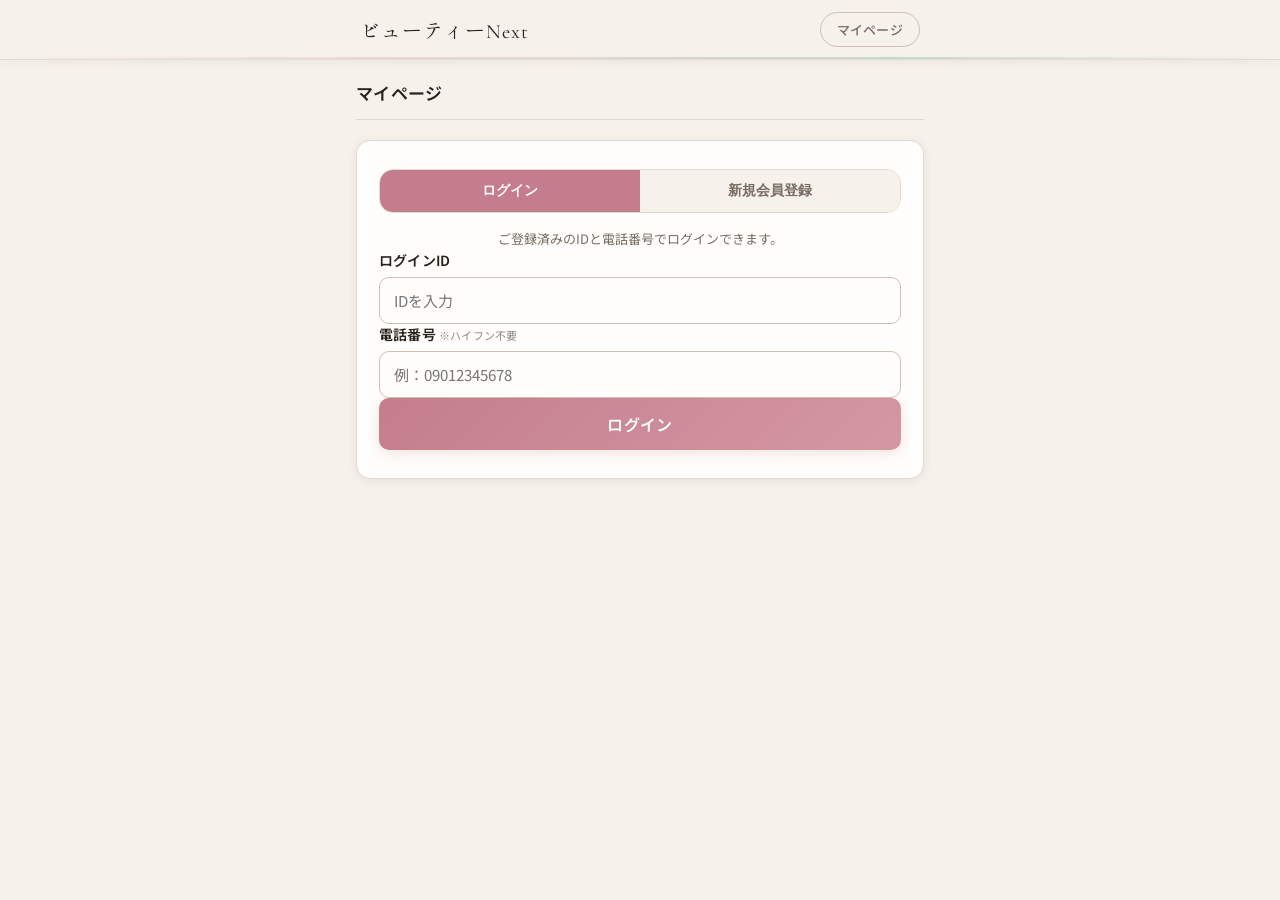
<file: index.html>
<!DOCTYPE html>
<html lang="ja">

<head>
    <meta charset="UTF-8">
    <meta name="viewport"
        content="width=device-width, initial-scale=1.0, maximum-scale=1.0, user-scalable=no, viewport-fit=cover">
    <meta name="description" content="美容室・ヘアサロンの予約管理アプリ。オンラインで簡単に予約できます。">
    <title>ビューティーNext - 美容室予約</title>
    <link rel="preconnect" href="https://fonts.googleapis.com">
    <link rel="preconnect" href="https://fonts.gstatic.com" crossorigin>
    <link href="https://fonts.googleapis.com/css2?family=Cormorant+Garamond:ital,wght@0,300;0,400;0,500;1,300;1,400&family=Shippori+Mincho:wght@400;500;600&family=Noto+Sans+JP:wght@300;400;500;600;700&display=swap"
        rel="stylesheet">


    <link rel="stylesheet" href="styles.css?v=3">
    <script src="app.js" defer></script>
</head>

<body>
<!-- Toast Container -->
    <div id="toast-container" class="toast-container hidden"></div>

    <!-- In-App Notification Bell -->
    <div id="notification-bell" class="notification-bell hidden" title="通知があります">
        <span class="bell-icon">🔔</span>
        <span id="notification-badge" class="notification-badge hidden">0</span>
    </div>
    <div id="notification-panel" class="notification-panel hidden">
        <div class="notification-panel-header">
            <h3>通知</h3>
            <button id="btn-close-notifications" class="btn-close-panel">✕</button>
        </div>
        <div id="notification-list" class="notification-list">
            <p class="empty-notifications">通知はありません</p>
        </div>
    </div>

    <!-- Header -->
    <header class="app-header">
        <div class="header-inner">
            <div class="header-logo" id="btn-home">
                <h1 id="header-shop-name">ビューティーNext</h1>
            </div>
            <button id="btn-mypage" class="btn-header-action">マイページ</button>
        </div>
    </header>

    <!-- Step Bar -->
    <div id="step-bar" class="step-bar hidden">
        <div class="step-bar-inner">
            <div class="step" data-step="menu"><span class="step-num">1</span><span class="step-label">メニュー</span></div>
            <div class="step-line"></div>
            <div class="step" data-step="staff"><span class="step-num">2</span><span class="step-label">指名</span></div>
            <div class="step-line"></div>
            <div class="step" data-step="datetime"><span class="step-num">3</span><span class="step-label">日時</span>
            </div>
            <div class="step-line"></div>
            <div class="step" data-step="info"><span class="step-num">4</span><span class="step-label">情報</span></div>
            <div class="step-line"></div>
            <div class="step" data-step="note"><span class="step-num">5</span><span class="step-label">備考</span></div>
            <div class="step-line"></div>
            <div class="step" data-step="confirm"><span class="step-num">6</span><span class="step-label">確認</span>
            </div>
            <div class="step-line"></div>
            <div class="step" data-step="done"><span class="step-num">7</span><span class="step-label">完了</span></div>
        </div>
    </div>

    <!-- Main Content -->
    <main class="main-content">

        <!-- TOP: Shop info + Menu list -->
        <section id="screen-top" class="screen active">
            <div class="shop-card">
                <div class="shop-card-header">
                    <h2 id="shop-name">サロン名</h2>
                </div>
                <div class="shop-card-body">
                    <div class="shop-info-row"><span class="info-icon"><svg class="shop-info-svg" viewBox="0 0 24 24" fill="none" stroke="currentColor" stroke-width="2" stroke-linecap="round" stroke-linejoin="round"><path d="M21 10c0 7-9 13-9 13s-9-6-9-13a9 9 0 0 1 18 0z"/><circle cx="12" cy="10" r="3"/></svg></span><span id="shop-address">住所</span></div>
                    <div class="shop-info-row"><span class="info-icon"><svg class="shop-info-svg" viewBox="0 0 24 24" fill="none" stroke="currentColor" stroke-width="2" stroke-linecap="round" stroke-linejoin="round"><path d="M22 16.92v3a2 2 0 0 1-2.18 2 19.79 19.79 0 0 1-8.63-3.07 19.5 19.5 0 0 1-6-6A19.79 19.79 0 0 1 2.12 4.18 2 2 0 0 1 4.11 2h3a2 2 0 0 1 2 1.72c.127.96.361 1.903.7 2.81a2 2 0 0 1-.45 2.11L8.09 9.91a16 16 0 0 0 6 6l1.27-1.27a2 2 0 0 1 2.11-.45c.907.339 1.85.573 2.81.7A2 2 0 0 1 22 16.92z"/></svg></span><span id="shop-phone">電話番号</span></div>
                    <div class="shop-info-row"><span class="info-icon"><svg class="shop-info-svg" viewBox="0 0 24 24" fill="none" stroke="currentColor" stroke-width="2" stroke-linecap="round" stroke-linejoin="round"><circle cx="12" cy="12" r="10"/><polyline points="12 6 12 12 16 14"/></svg></span><span id="shop-hours">営業時間</span></div>
                    <div class="shop-info-row"><span class="info-icon"><svg class="shop-info-svg" viewBox="0 0 24 24" fill="none" stroke="currentColor" stroke-width="2" stroke-linecap="round" stroke-linejoin="round"><rect x="3" y="4" width="18" height="18" rx="2"/><line x1="16" y1="2" x2="16" y2="6"/><line x1="8" y1="2" x2="8" y2="6"/><line x1="3" y1="10" x2="21" y2="10"/></svg></span><span id="shop-holidays">定休日</span>
                    </div>
                    <div class="shop-info-row"><span class="info-icon"><svg class="shop-info-svg" viewBox="0 0 24 24" fill="none" stroke="currentColor" stroke-width="2" stroke-linecap="round" stroke-linejoin="round"><path d="M14 2H6a2 2 0 0 0-2 2v16a2 2 0 0 0 2 2h12a2 2 0 0 0 2-2V8z"/><polyline points="14 2 14 8 20 8"/><line x1="16" y1="13" x2="8" y2="13"/><line x1="16" y1="17" x2="8" y2="17"/></svg></span><span id="shop-rules">予約ルール</span></div>
                </div>
            </div>
            <button type="button" id="btn-to-gallery" class="btn-primary btn-full"
                style="margin-bottom:20px;">スタイルから探す</button>
            <h2 class="section-title">メニュー一覧</h2>
            <div id="menu-list" class="menu-list"></div>
        </section>

        <!-- GALLERY -->
        <section id="screen-gallery" class="screen">
            <div class="screen-header">
                <button class="btn-back" id="btn-back-gallery">← TOPへ</button>
                <h2>スタイルギャラリー</h2>
            </div>
            <div class="gallery-grid" id="gallery-grid"></div>
        </section>

        <!-- STAFF SELECTION -->
        <section id="screen-staff" class="screen">
            <div class="screen-header">
                <button class="btn-back" id="btn-back-staff">← 戻る</button>
                <h2>スタッフを指名</h2>
            </div>
            <div id="selected-menu-for-staff" class="selected-summary"></div>
            <div class="staff-selection-grid" id="staff-selection-grid">
                <!-- Javascript will inject staff items here -->
            </div>
            <!-- Skip button / no staff chosen -->
            <button type="button" id="btn-staff-none" class="btn-secondary btn-full" style="margin-top:20px;">指名なしで次へ（＋0円）</button>
        </section>

        <!-- DATETIME: Combined date + time (HPB-style weekly grid) -->
        <section id="screen-datetime" class="screen">
            <div class="screen-header">
                <button class="btn-back" id="btn-back-datetime">← 戻る</button>
                <h2>日時を選択</h2>
            </div>
            <div id="selected-menu-summary" class="selected-summary"></div>
            <div class="week-grid-container">
                <div class="week-nav">
                    <button id="btn-prev-week" class="btn-week-nav">◀ 前の一週間</button>
                    <button id="btn-next-week" class="btn-week-nav">次の一週間 ▶</button>
                </div>
                <div class="week-grid-wrapper">
                    <div id="week-grid" class="week-grid"></div>
                </div>
            </div>
        </section>

        <!-- INFO Input -->
        <section id="screen-info" class="screen">
            <div class="screen-header">
                <button class="btn-back" id="btn-back-info">← 戻る</button>
                <h2>お客様情報</h2>
            </div>
            <form id="form-info" class="form-info" novalidate>
                <!-- Name & Phone removed (linked to account) -->
                <div class="form-group">
                    <label for="input-email">メールアドレス <span class="optional">任意</span></label>
                    <input type="email" id="input-email" placeholder="例：hanako@example.com" autocomplete="email">
                    <span class="form-error" id="error-email"></span>
                </div>
                <div class="form-group">
                    <label>性別 <span class="optional">任意</span></label>
                    <div class="radio-group">
                        <label class="radio-label"><input type="radio" name="gender" value="female"> 女性</label>
                        <label class="radio-label"><input type="radio" name="gender" value="male"> 男性</label>
                        <label class="radio-label"><input type="radio" name="gender" value="male"> 男性</label>
                    </div>
                </div>
                <div class="form-group">
                    <label>ご来店 <span class="optional">任意</span></label>
                    <div class="radio-group">
                        <label class="radio-label"><input type="radio" name="visit-type" value="first"> 初めて</label>
                        <label class="radio-label"><input type="radio" name="visit-type" value="repeat"> リピーター</label>
                    </div>
                </div>
                <div class="form-group checkbox-group">
                    <label class="checkbox-label">
                        <input type="checkbox" id="input-agree" required>
                        <span>キャンセル規定に同意する <span class="required">必須</span></span>
                    </label>
                    <p class="cancel-policy">※ キャンセルの際は事前にご連絡ください。</p>
                    <span class="form-error" id="error-agree"></span>
                </div>
                <button type="button" id="btn-info-next" class="btn-primary btn-full">次へ進む</button>
            </form>
        </section>

        <!-- NOTE Input -->
        <section id="screen-note" class="screen">
            <div class="screen-header">
                <button class="btn-back" id="btn-back-note">← 戻る</button>
                <h2>ご要望・備考</h2>
            </div>
            <div class="note-section">
                <p class="note-hint">よくあるご要望（タップで追加）</p>
                <div class="note-chips">
                    <button class="chip" data-text="静かに過ごしたい">静かに過ごしたい</button>
                    <button class="chip" data-text="髪型を相談したい">髪型を相談したい</button>
                    <button class="chip" data-text="時間に余裕を持ちたい">時間に余裕を持ちたい</button>
                    <button class="chip" data-text="薬剤に敏感です">薬剤に敏感です</button>
                    <button class="chip" data-text="初めてなので丁寧にお願いします">初めてなので丁寧に</button>
                    <button class="chip" data-text="駐車場を利用したい">駐車場を利用したい</button>
                </div>
                <div class="form-group">
                    <label for="input-note">自由入力（最大1000文字）</label>
                    <textarea id="input-note" maxlength="1000" rows="5" placeholder="その他のご要望があればご記入ください"></textarea>
                    <span class="char-count"><span id="note-char-count">0</span>/1000</span>
                </div>
                <button type="button" id="btn-note-next" class="btn-primary btn-full">確認画面へ</button>
            </div>
        </section>

        <!-- CONFIRM -->
        <section id="screen-confirm" class="screen">
            <div class="screen-header">
                <button class="btn-back" id="btn-back-confirm">← 戻る</button>
                <h2>予約内容の確認</h2>
            </div>
            <div class="confirm-card">
                <div class="confirm-section">
                    <h3><svg class="confirm-icon" viewBox="0 0 24 24" fill="none" stroke="currentColor" stroke-width="2" stroke-linecap="round" stroke-linejoin="round"><path d="M21 10c0 7-9 13-9 13s-9-6-9-13a9 9 0 0 1 18 0z"/><circle cx="12" cy="10" r="3"/></svg>店舗</h3>
                    <p id="confirm-shop"></p>
                </div>
                <div class="confirm-section">
                    <h3><svg class="confirm-icon" viewBox="0 0 24 24" fill="none" stroke="currentColor" stroke-width="2" stroke-linecap="round" stroke-linejoin="round"><circle cx="6" cy="6" r="3"/><path d="M8.12 8.12L12 12"/><path d="M20 4L8.12 15.88"/><circle cx="6" cy="18" r="3"/><path d="M14.8 14.8L20 20"/></svg>メニュー</h3>
                    <p id="confirm-menu"></p>
                    <p id="confirm-staff" style="margin-top:4px;"></p>
                    <p id="confirm-duration-price" class="sub-info"></p>
                </div>
                <div class="confirm-section">
                    <h3><svg class="confirm-icon" viewBox="0 0 24 24" fill="none" stroke="currentColor" stroke-width="2" stroke-linecap="round" stroke-linejoin="round"><rect x="3" y="4" width="18" height="18" rx="2"/><line x1="16" y1="2" x2="16" y2="6"/><line x1="8" y1="2" x2="8" y2="6"/><line x1="3" y1="10" x2="21" y2="10"/></svg>日時</h3>
                    <p id="confirm-datetime"></p>
                </div>
                <div class="confirm-section">
                    <h3><svg class="confirm-icon" viewBox="0 0 24 24" fill="none" stroke="currentColor" stroke-width="2" stroke-linecap="round" stroke-linejoin="round"><path d="M20 21v-2a4 4 0 0 0-4-4H8a4 4 0 0 0-4 4v2"/><circle cx="12" cy="7" r="4"/></svg>お客様情報</h3>
                    <p id="confirm-name"></p>
                    <p id="confirm-phone"></p>
                    <p id="confirm-email"></p>
                    <p id="confirm-gender"></p>
                    <p id="confirm-visit"></p>
                </div>
                <div class="confirm-section">
                    <h3><svg class="confirm-icon" viewBox="0 0 24 24" fill="none" stroke="currentColor" stroke-width="2" stroke-linecap="round" stroke-linejoin="round"><path d="M14 2H6a2 2 0 0 0-2 2v16a2 2 0 0 0 2 2h12a2 2 0 0 0 2-2V8z"/><polyline points="14 2 14 8 20 8"/><line x1="16" y1="13" x2="8" y2="13"/><line x1="16" y1="17" x2="8" y2="17"/></svg>備考</h3>
                    <p id="confirm-note"></p>
                </div>
            </div>
            <button type="button" id="btn-confirm-submit" class="btn-primary btn-full btn-confirm">予約を確定する</button>
        </section>

        <!-- DONE -->
        <section id="screen-done" class="screen">
            <div class="done-container">
                <div class="done-icon pop-animation">
                    <svg class="done-calendar-svg" viewBox="0 0 80 80" fill="none" xmlns="http://www.w3.org/2000/svg">
                        <!-- Calendar body -->
                        <rect class="cal-body" x="8" y="16" width="64" height="56" rx="8" stroke="#C08E8E" stroke-width="3" fill="#FFF7F7"/>
                        <!-- Calendar header bar -->
                        <rect class="cal-header" x="8" y="16" width="64" height="18" rx="8" fill="#E6B9B4"/>
                        <rect x="8" y="26" width="64" height="8" fill="#E6B9B4"/>
                        <!-- Calendar hooks -->
                        <line class="cal-hook" x1="26" y1="10" x2="26" y2="22" stroke="#C08E8E" stroke-width="3" stroke-linecap="round"/>
                        <line class="cal-hook" x1="54" y1="10" x2="54" y2="22" stroke="#C08E8E" stroke-width="3" stroke-linecap="round"/>
                        <!-- Grid lines -->
                        <line x1="16" y1="46" x2="64" y2="46" stroke="#F0E0E0" stroke-width="1"/>
                        <line x1="16" y1="58" x2="64" y2="58" stroke="#F0E0E0" stroke-width="1"/>
                        <line x1="32" y1="36" x2="32" y2="68" stroke="#F0E0E0" stroke-width="1"/>
                        <line x1="48" y1="36" x2="48" y2="68" stroke="#F0E0E0" stroke-width="1"/>
                        <!-- Checkmark (animated) -->
                        <circle class="cal-check-bg" cx="40" cy="52" r="12" fill="#E8B4B8" opacity="0"/>
                        <path class="cal-check" d="M32 52 L38 58 L50 44" stroke="#fff" stroke-width="3" stroke-linecap="round" stroke-linejoin="round" fill="none" stroke-dasharray="30" stroke-dashoffset="30"/>
                    </svg>
                </div>
                <h2>予約が完了しました！</h2>
                <p class="done-message">ご来店お待ちしております</p>
                <div id="done-summary" class="done-summary"></div>
                <button type="button" id="btn-download-ics" class="btn-secondary btn-full"><svg style="width:16px;height:16px;vertical-align:-2px;margin-right:4px;" viewBox="0 0 24 24" fill="none" stroke="currentColor" stroke-width="2" stroke-linecap="round" stroke-linejoin="round"><rect x="3" y="4" width="18" height="18" rx="2"/><line x1="16" y1="2" x2="16" y2="6"/><line x1="8" y1="2" x2="8" y2="6"/><line x1="3" y1="10" x2="21" y2="10"/></svg>カレンダーに追加（.ics）</button>
                <button type="button" id="btn-back-top" class="btn-primary btn-full">トップに戻る</button>
            </div>
        </section>

        <!-- GALLERY (Mobile fix just in case) -->

        <!-- MYPAGE -->
        <section id="screen-mypage" class="screen">
            <div class="screen-header">
                <button class="btn-back" id="btn-back-mypage">← トップへ</button>
                <h2>マイページ</h2>
            </div>

            <!-- Auth Tabs (shown when not logged in) -->
            <div id="mypage-login" class="mypage-login-card">
                <div class="auth-tabs">
                    <button class="auth-tab active" id="tab-login" data-tab="login">ログイン</button>
                    <button class="auth-tab" id="tab-register" data-tab="register">新規会員登録</button>
                </div>

                <!-- Login Form -->
                <div id="auth-login-form" class="auth-form">
                    <p class="login-desc">ご登録済みのIDと電話番号でログインできます。</p>
                    <div class="form-group">
                        <label for="login-name">ログインID</label>
                        <input type="text" id="login-name" placeholder="IDを入力" autocomplete="username">
                    </div>
                    <div class="form-group">
                        <label for="login-phone">電話番号 <span style="font-size:11px;color:#888;font-weight:normal">※ハイフン不要</span></label>
                        <input type="tel" id="login-phone" placeholder="例：09012345678" autocomplete="tel">
                    </div>
                    <span class="form-error" id="error-login"></span>
                    <button type="button" id="btn-login" class="btn-primary btn-full">ログイン</button>
                </div>

                <!-- Register Form -->
                <div id="auth-register-form" class="auth-form" style="display:none;">
                    <p class="login-desc">はじめてのご利用の方は、こちらからご登録ください。</p>
                    <div class="form-group">
                        <label for="reg-name">お名前 <span class="required">必須</span></label>
                        <input type="text" id="reg-name" placeholder="例：山田 花子" autocomplete="name">
                    </div>
                    <div class="form-group">
                        <label for="reg-phone">電話番号 <span class="required">必須</span> <span style="font-size:11px;color:#888;font-weight:normal">※ハイフン不要</span></label>
                        <input type="tel" id="reg-phone" placeholder="例：09012345678" autocomplete="tel">
                    </div>
                    <div class="form-group">
                        <label for="reg-email">メールアドレス <span class="optional">任意</span></label>
                        <input type="email" id="reg-email" placeholder="例：hanako@example.com" autocomplete="email">
                    </div>
                    <div class="form-group">
                        <label for="reg-login-id">ログインID <span class="required">必須</span></label>
                        <input type="text" id="reg-login-id" placeholder="お好きなIDを入力">
                        <span style="font-size:11px;color:#888;">次回ログイン時に使用します</span>
                    </div>
                    <span class="form-error" id="error-register"></span>
                    <button type="button" id="btn-register" class="btn-primary btn-full">会員登録する</button>
                </div>
            </div>

            <!-- My Reservations (shown when logged in) -->
            <div id="mypage-content" class="mypage-content hidden">
                <div class="mypage-user-info">
                    <span id="mypage-user-name" class="mypage-user-name"></span>
                    <button id="btn-logout" class="btn-logout">ログアウト</button>
                </div>
                <h3 class="mypage-section-title">予約履歴</h3>
                <div id="mypage-reservation-list" class="admin-reservation-list"></div>
            </div>
        </section>

        <!-- ADMIN (hidden, accessed via hash #admin) -->
        <section id="screen-admin" class="screen">
            <div class="screen-header">
                <button class="btn-back" id="btn-back-admin">← トップへ</button>
                <h2>予約管理（管理者）</h2>
            </div>
            <div class="admin-tabs">
                <button class="admin-tab active" data-tab="reservations">予約一覧</button>
                <button class="admin-tab" data-tab="settings">営業設定</button>
            </div>
            <div id="admin-reservations" class="admin-panel">
                <div class="search-bar">
                    <input type="text" id="admin-search" placeholder="氏名・電話番号・日付で検索" class="search-input">
                </div>
                <div class="filter-bar">
                    <button class="filter-btn active" data-filter="all">すべて</button>
                    <button class="filter-btn" data-filter="booked">予約済</button>
                    <button class="filter-btn" data-filter="completed">来店完了</button>
                    <button class="filter-btn" data-filter="canceled">キャンセル</button>
                </div>
                <div id="admin-reservation-list" class="admin-reservation-list"></div>
            </div>
            <div id="admin-settings" class="admin-panel hidden">
                <form id="form-settings" class="form-settings">
                    <div class="form-group"><label>営業開始時間</label><input type="time" id="setting-open" value="10:00">
                    </div>
                    <div class="form-group"><label>営業終了時間</label><input type="time" id="setting-close" value="20:00">
                    </div>
                    <div class="form-group">
                        <label>定休日</label>
                        <div class="checkbox-row">
                            <label class="checkbox-label"><input type="checkbox" name="holiday" value="0"> 日</label>
                            <label class="checkbox-label"><input type="checkbox" name="holiday" value="1"> 月</label>
                            <label class="checkbox-label"><input type="checkbox" name="holiday" value="2"> 火</label>
                            <label class="checkbox-label"><input type="checkbox" name="holiday" value="3"> 水</label>
                            <label class="checkbox-label"><input type="checkbox" name="holiday" value="4"> 木</label>
                            <label class="checkbox-label"><input type="checkbox" name="holiday" value="5"> 金</label>
                            <label class="checkbox-label"><input type="checkbox" name="holiday" value="6"> 土</label>
                        </div>
                    </div>
                    <div class="form-group"><label for="setting-slot">予約枠の単位（分）</label>
                        <select id="setting-slot">
                            <option value="15">15分</option>
                            <option value="30" selected>30分</option>
                            <option value="60">60分</option>
                        </select>
                    </div>
                    <div class="form-group"><label for="setting-max-days">最大予約可能日数</label><input type="number"
                            id="setting-max-days" value="60" min="7" max="180"></div>
                    <button type="button" id="btn-save-settings" class="btn-primary btn-full">設定を保存</button>
                </form>
            </div>
        </section>
    </main>

    <!-- Reservation Detail Modal -->
    <div id="modal-overlay" class="modal-overlay hidden">
        <div class="modal-content">
            <div class="modal-header">
                <h3>予約詳細</h3>
                <button id="btn-close-modal" class="btn-close-modal">✕</button>
            </div>
            <div id="modal-body" class="modal-body"></div>
            <div class="modal-actions" id="modal-actions"></div>
        </div>
    </div>

</body>

</html>
</file>
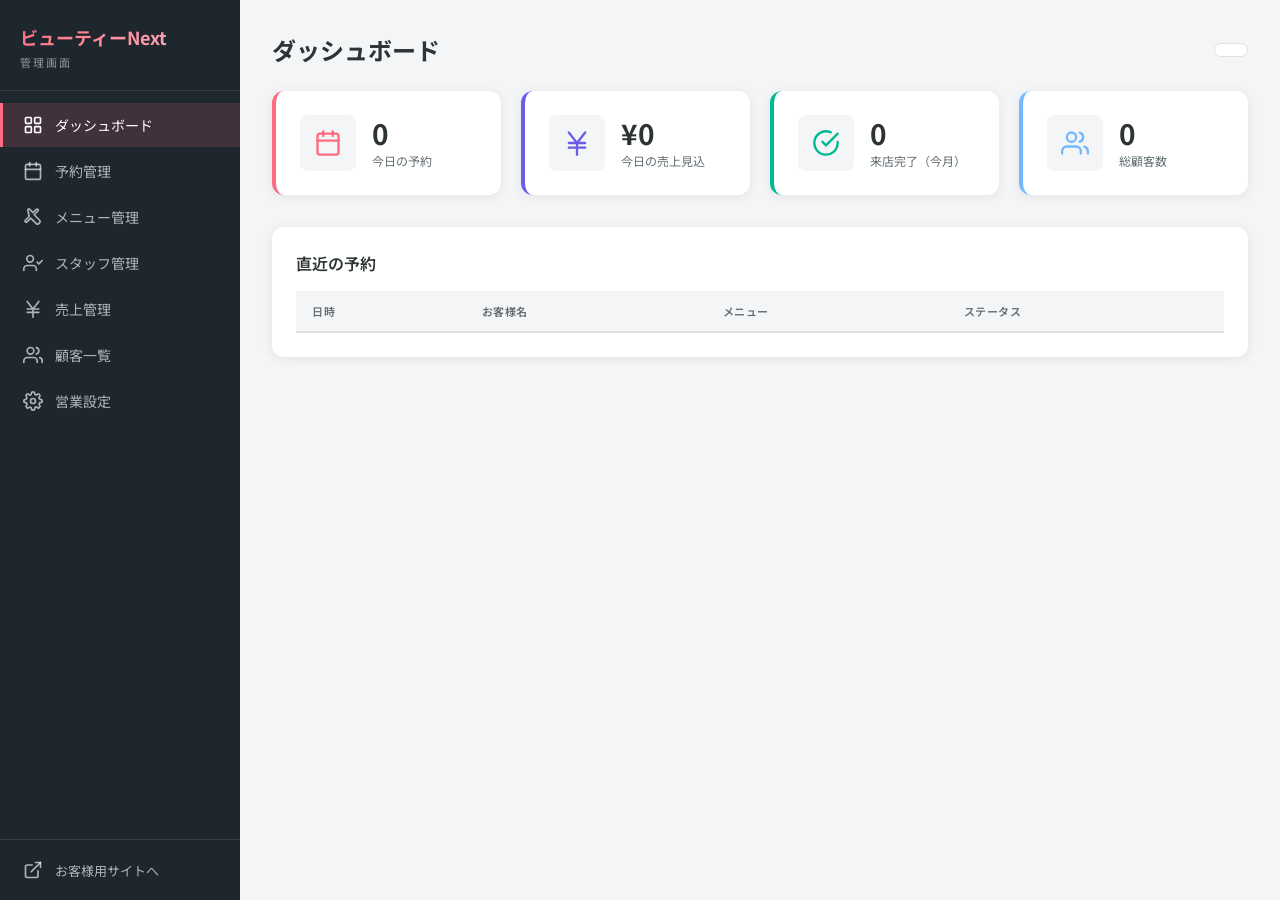
<file: admin.html>
<!DOCTYPE html>
<html lang="ja">

<head>
    <meta charset="UTF-8">
    <meta name="viewport" content="width=device-width, initial-scale=1.0">
    <meta name="description" content="美容室管理画面 - 予約・メニュー・顧客管理">
    <title>管理画面 - ビューティーNext</title>
    <link rel="preconnect" href="https://fonts.googleapis.com">
    <link rel="preconnect" href="https://fonts.gstatic.com" crossorigin>
    <link href="https://fonts.googleapis.com/css2?family=Noto+Sans+JP:wght@300;400;500;600;700&display=swap"
        rel="stylesheet">
    <link rel="stylesheet" href="admin.css">
    <script src="admin.js" defer></script>
</head>

<body>
    <!-- SVG Icon Definitions -->
    <svg xmlns="http://www.w3.org/2000/svg" style="display:none">
        <symbol id="icon-dashboard" viewBox="0 0 24 24" fill="none" stroke="currentColor" stroke-width="2"
            stroke-linecap="round" stroke-linejoin="round">
            <rect x="3" y="3" width="7" height="7" rx="1" />
            <rect x="14" y="3" width="7" height="7" rx="1" />
            <rect x="3" y="14" width="7" height="7" rx="1" />
            <rect x="14" y="14" width="7" height="7" rx="1" />
        </symbol>
        <symbol id="icon-calendar" viewBox="0 0 24 24" fill="none" stroke="currentColor" stroke-width="2"
            stroke-linecap="round" stroke-linejoin="round">
            <rect x="3" y="4" width="18" height="18" rx="2" />
            <line x1="16" y1="2" x2="16" y2="6" />
            <line x1="8" y1="2" x2="8" y2="6" />
            <line x1="3" y1="10" x2="21" y2="10" />
        </symbol>
        <symbol id="icon-menu" viewBox="0 0 24 24" fill="none" stroke="currentColor" stroke-width="2"
            stroke-linecap="round" stroke-linejoin="round">
            <path d="M4 6h16M4 12h16M4 18h16" />
        </symbol>
        <symbol id="icon-nail" viewBox="0 0 24 24" fill="none" stroke="currentColor" stroke-width="2"
            stroke-linecap="round" stroke-linejoin="round">
            <path d="M6.1 4.8a1.4 1.4 0 0 1 2-2L12 6.7l3.9-3.9a1.4 1.4 0 0 1 2 2L13.4 9.3 20 15.9a2 2 0 0 1 0 2.8l-1.3 1.3a2 2 0 0 1-2.8 0L9.3 13.4l-4.5 4.5a1.4 1.4 0 0 1-2-2L7.3 11.4z" />
        </symbol>
        <symbol id="icon-yen" viewBox="0 0 24 24" fill="none" stroke="currentColor" stroke-width="2"
            stroke-linecap="round" stroke-linejoin="round">
            <path d="M12 22V12M5 3l7 9 7-9M5 12h14M5 16h14" />
        </symbol>
        <symbol id="icon-users" viewBox="0 0 24 24" fill="none" stroke="currentColor" stroke-width="2"
            stroke-linecap="round" stroke-linejoin="round">
            <path d="M17 21v-2a4 4 0 0 0-4-4H5a4 4 0 0 0-4 4v2" />
            <circle cx="9" cy="7" r="4" />
            <path d="M23 21v-2a4 4 0 0 0-3-3.87" />
            <path d="M16 3.13a4 4 0 0 1 0 7.75" />
        </symbol>
        <symbol id="icon-user" viewBox="0 0 24 24" fill="none" stroke="currentColor" stroke-width="2"
            stroke-linecap="round" stroke-linejoin="round">
            <path d="M20 21v-2a4 4 0 0 0-4-4H8a4 4 0 0 0-4 4v2" />
            <circle cx="12" cy="7" r="4" />
        </symbol>
        <symbol id="icon-settings" viewBox="0 0 24 24" fill="none" stroke="currentColor" stroke-width="2"
            stroke-linecap="round" stroke-linejoin="round">
            <circle cx="12" cy="12" r="3" />
            <path
                d="M19.4 15a1.65 1.65 0 0 0 .33 1.82l.06.06a2 2 0 0 1-2.83 2.83l-.06-.06a1.65 1.65 0 0 0-1.82-.33 1.65 1.65 0 0 0-1 1.51V21a2 2 0 0 1-4 0v-.09A1.65 1.65 0 0 0 9 19.4a1.65 1.65 0 0 0-1.82.33l-.06.06a2 2 0 0 1-2.83-2.83l.06-.06A1.65 1.65 0 0 0 4.68 15a1.65 1.65 0 0 0-1.51-1H3a2 2 0 0 1 0-4h.09A1.65 1.65 0 0 0 4.6 9a1.65 1.65 0 0 0-.33-1.82l-.06-.06a2 2 0 0 1 2.83-2.83l.06.06A1.65 1.65 0 0 0 9 4.68a1.65 1.65 0 0 0 1-1.51V3a2 2 0 0 1 4 0v.09a1.65 1.65 0 0 0 1 1.51 1.65 1.65 0 0 0 1.82-.33l.06-.06a2 2 0 0 1 2.83 2.83l-.06.06A1.65 1.65 0 0 0 19.4 9a1.65 1.65 0 0 0 1.51 1H21a2 2 0 0 1 0 4h-.09a1.65 1.65 0 0 0-1.51 1z" />
        </symbol>
        <symbol id="icon-external" viewBox="0 0 24 24" fill="none" stroke="currentColor" stroke-width="2"
            stroke-linecap="round" stroke-linejoin="round">
            <path d="M18 13v6a2 2 0 0 1-2 2H5a2 2 0 0 1-2-2V8a2 2 0 0 1 2-2h6" />
            <polyline points="15 3 21 3 21 9" />
            <line x1="10" y1="14" x2="21" y2="3" />
        </symbol>
        <symbol id="icon-check" viewBox="0 0 24 24" fill="none" stroke="currentColor" stroke-width="2"
            stroke-linecap="round" stroke-linejoin="round">
            <path d="M22 11.08V12a10 10 0 1 1-5.93-9.14" />
            <polyline points="22 4 12 14.01 9 11.01" />
        </symbol>
        <symbol id="icon-bar-chart" viewBox="0 0 24 24" fill="none" stroke="currentColor" stroke-width="2"
            stroke-linecap="round" stroke-linejoin="round">
            <line x1="12" y1="20" x2="12" y2="10" />
            <line x1="18" y1="20" x2="18" y2="4" />
            <line x1="6" y1="20" x2="6" y2="16" />
        </symbol>
        <symbol id="icon-close" viewBox="0 0 24 24" fill="none" stroke="currentColor" stroke-width="2"
            stroke-linecap="round" stroke-linejoin="round">
            <line x1="18" y1="6" x2="6" y2="18" />
            <line x1="18" y1="6" x2="6" y2="18" />
            <line x1="6" y1="6" x2="18" y2="18" />
        </symbol>
        <symbol id="icon-staff" viewBox="0 0 24 24" fill="none" stroke="currentColor" stroke-width="2"
            stroke-linecap="round" stroke-linejoin="round">
            <path d="M16 21v-2a4 4 0 0 0-4-4H5a4 4 0 0 0-4 4v2"></path>
            <circle cx="8.5" cy="7" r="4"></circle>
            <polyline points="17 11 19 13 23 9"></polyline>
        </symbol>
    </svg>

    <!-- Sidebar -->
    <aside class="sidebar" id="sidebar">
        <div class="sidebar-header">
            <h1 class="sidebar-logo">ビューティーNext</h1>
            <span class="sidebar-subtitle">管理画面</span>
        </div>
        <nav class="sidebar-nav">
            <button class="nav-item active" data-page="dashboard">
                <svg class="nav-icon">
                    <use href="#icon-dashboard" />
                </svg>
                <span class="nav-label">ダッシュボード</span>
            </button>
            <button class="nav-item" data-page="reservations">
                <svg class="nav-icon">
                    <use href="#icon-calendar" />
                </svg>
                <span class="nav-label">予約管理</span>
            </button>
            <button class="nav-item" data-page="menus">
                <svg class="nav-icon">
                    <use href="#icon-nail" />
                </svg>
                <span class="nav-label">メニュー管理</span>
            </button>
            <button class="nav-item" data-page="staffs">
                <svg class="nav-icon">
                    <use href="#icon-staff" />
                </svg>
                <span class="nav-label">スタッフ管理</span>
            </button>
            <button class="nav-item" data-page="sales">
                <svg class="nav-icon">
                    <use href="#icon-yen" />
                </svg>
                <span class="nav-label">売上管理</span>
            </button>
            <button class="nav-item" data-page="customers">
                <svg class="nav-icon">
                    <use href="#icon-users" />
                </svg>
                <span class="nav-label">顧客一覧</span>
            </button>
            <button class="nav-item" data-page="settings">
                <svg class="nav-icon">
                    <use href="#icon-settings" />
                </svg>
                <span class="nav-label">営業設定</span>
            </button>
        </nav>
        <div class="sidebar-footer">
            <a href="index.html" class="nav-item nav-link-external">
                <svg class="nav-icon">
                    <use href="#icon-external" />
                </svg>
                <span class="nav-label">お客様用サイトへ</span>
            </a>
        </div>
    </aside>

    <!-- Mobile Header -->
    <header class="mobile-header" id="mobile-header">
        <button class="hamburger" id="btn-hamburger">
            <svg width="24" height="24">
                <use href="#icon-menu" />
            </svg>
        </button>
        <h1 class="mobile-title">ビューティーNext 管理</h1>
    </header>

    <!-- Main Content -->
    <main class="main-area" id="main-area">

        <!-- ============ DASHBOARD ============ -->
        <section class="page active" id="page-dashboard">
            <div class="page-header">
                <h2>ダッシュボード</h2>
                <span class="page-date" id="dashboard-date"></span>
            </div>

            <div class="kpi-grid">
                <div class="kpi-card kpi-today">
                    <div class="kpi-icon-wrap">
                        <svg class="kpi-svg">
                            <use href="#icon-calendar" />
                        </svg>
                    </div>
                    <div class="kpi-body">
                        <span class="kpi-value" id="kpi-today-count">0</span>
                        <span class="kpi-label">今日の予約</span>
                    </div>
                </div>
                <div class="kpi-card kpi-revenue">
                    <div class="kpi-icon-wrap">
                        <svg class="kpi-svg">
                            <use href="#icon-yen" />
                        </svg>
                    </div>
                    <div class="kpi-body">
                        <span class="kpi-value" id="kpi-today-revenue">¥0</span>
                        <span class="kpi-label">今日の売上見込</span>
                    </div>
                </div>
                <div class="kpi-card kpi-completed">
                    <div class="kpi-icon-wrap">
                        <svg class="kpi-svg">
                            <use href="#icon-check" />
                        </svg>
                    </div>
                    <div class="kpi-body">
                        <span class="kpi-value" id="kpi-completed">0</span>
                        <span class="kpi-label">来店完了（今月）</span>
                    </div>
                </div>
                <div class="kpi-card kpi-total">
                    <div class="kpi-icon-wrap">
                        <svg class="kpi-svg">
                            <use href="#icon-users" />
                        </svg>
                    </div>
                    <div class="kpi-body">
                        <span class="kpi-value" id="kpi-total-customers">0</span>
                        <span class="kpi-label">総顧客数</span>
                    </div>
                </div>
            </div>

            <div class="dashboard-section">
                <h3>直近の予約</h3>
                <div class="table-wrap">
                    <table class="data-table" id="dashboard-upcoming-table">
                        <thead>
                            <tr>
                                <th>日時</th>
                                <th>お客様名</th>
                                <th>メニュー</th>
                                <th>ステータス</th>
                            </tr>
                        </thead>
                        <tbody id="dashboard-upcoming-body"></tbody>
                    </table>
                </div>
                <p class="empty-state" id="dashboard-empty" style="display:none">直近の予約はありません</p>
            </div>
        </section>

        <!-- ============ RESERVATIONS ============ -->
        <section class="page" id="page-reservations">
            <div class="page-header">
                <h2>予約管理</h2>
            </div>

            <div class="toolbar">
                <input type="text" class="search-input" id="res-search" placeholder="氏名・電話番号・日付で検索">
                <div class="filter-pills">
                    <button class="pill active" data-filter="all">すべて</button>
                    <button class="pill" data-filter="booked">予約済</button>
                    <button class="pill" data-filter="completed">来店完了</button>
                    <button class="pill" data-filter="canceled">キャンセル</button>
                </div>
            </div>

            <div class="table-wrap">
                <table class="data-table" id="res-table">
                    <thead>
                        <tr>
                            <th>予約日時</th>
                            <th>お客様名</th>
                            <th>電話番号</th>
                            <th>メニュー</th>
                            <th>料金</th>
                            <th>ステータス</th>
                            <th>操作</th>
                        </tr>
                    </thead>
                    <tbody id="res-body"></tbody>
                </table>
            </div>
            <p class="empty-state" id="res-empty" style="display:none">予約が見つかりません</p>
        </section>

        <!-- ============ MENUS ============ -->
        <section class="page" id="page-menus">
            <div class="page-header">
                <h2>メニュー管理</h2>
                <button class="btn-action" id="btn-add-menu">+ メニュー追加</button>
            </div>

            <div class="menu-grid" id="menu-grid"></div>

            <!-- Menu Edit Modal -->
            <div class="modal-overlay hidden" id="menu-modal">
                <div class="modal-box">
                    <div class="modal-head">
                        <h3 id="menu-modal-title">メニュー追加</h3>
                        <button class="btn-close" id="btn-close-menu-modal">
                            <svg width="20" height="20">
                                <use href="#icon-close" />
                            </svg>
                        </button>
                    </div>
                    <form id="menu-form">
                        <div class="form-group">
                            <label for="menu-name">メニュー名</label>
                            <input type="text" id="menu-name" required>
                        </div>
                        <div class="form-group">
                            <label for="menu-desc">説明</label>
                            <textarea id="menu-desc" rows="3"></textarea>
                        </div>
                        <div class="form-row">
                            <div class="form-group">
                                <label for="menu-price">料金（円）</label>
                                <input type="number" id="menu-price" min="0" step="100" required>
                            </div>
                            <div class="form-group">
                                <label for="menu-duration">施術時間（分）</label>
                                <input type="number" id="menu-duration" min="15" step="15" required>
                            </div>
                        </div>
                        <div class="form-group">
                            <label class="checkbox-label-inline">
                                <input type="checkbox" id="menu-popular"> 人気メニューとして表示
                            </label>
                        </div>
                        <div class="modal-actions">
                            <button type="button" class="btn-secondary" id="btn-cancel-menu">キャンセル</button>
                            <button type="submit" class="btn-primary">保存</button>
                        </div>
                    </form>
                </div>
            </div>
        </section>

        <!-- ============ STAFFS ============ -->
        <section class="page" id="page-staffs">
            <div class="page-header">
                <h2>スタッフ管理</h2>
                <button class="btn-action" id="btn-add-staff">+ スタッフ追加</button>
            </div>

            <div class="staff-grid" id="staff-grid"></div>

            <!-- Staff Edit Modal -->
            <div class="modal-overlay hidden" id="staff-modal">
                <div class="modal-box">
                    <div class="modal-head">
                        <h3 id="staff-modal-title">スタッフ追加</h3>
                        <button class="btn-close" id="btn-close-staff-modal">
                            <svg width="20" height="20">
                                <use href="#icon-close" />
                            </svg>
                        </button>
                    </div>
                    <form id="staff-form">
                        <div class="form-group">
                            <label for="staff-name">スタッフ名</label>
                            <input type="text" id="staff-name" required>
                        </div>
                        <div class="form-group">
                            <label for="staff-image">写真URL</label>
                            <input type="url" id="staff-image" placeholder="https://..." required>
                        </div>
                        <div class="form-group">
                            <label for="staff-fee">指名料金（円）</label>
                            <input type="number" id="staff-fee" min="0" step="100" required>
                        </div>
                        <div class="form-group">
                            <label for="staff-desc">プロフィール文</label>
                            <textarea id="staff-desc" rows="3"></textarea>
                        </div>
                        <div class="modal-actions">
                            <button type="button" class="btn-secondary" id="btn-cancel-staff">キャンセル</button>
                            <button type="submit" class="btn-primary">保存</button>
                        </div>
                    </form>
                </div>
            </div>
        </section>

        <!-- ============ SALES ============ -->
        <section class="page" id="page-sales">
            <div class="page-header">
                <h2>売上管理</h2>
            </div>

            <div class="toolbar sales-toolbar">
                <div class="sales-month-nav">
                    <button class="btn-nav" id="sales-prev-month" title="前月">
                        <svg width="18" height="18" viewBox="0 0 24 24" fill="none" stroke="currentColor"
                            stroke-width="2" stroke-linecap="round" stroke-linejoin="round">
                            <polyline points="15 18 9 12 15 6" />
                        </svg>
                    </button>
                    <select id="sales-month-select" class="sales-month-select"></select>
                    <button class="btn-nav" id="sales-next-month" title="次月">
                        <svg width="18" height="18" viewBox="0 0 24 24" fill="none" stroke="currentColor"
                            stroke-width="2" stroke-linecap="round" stroke-linejoin="round">
                            <polyline points="9 18 15 12 9 6" />
                        </svg>
                    </button>
                </div>
                <div class="filter-pills" id="sales-period-pills">
                    <button class="pill active" data-period="daily">日毎</button>
                    <button class="pill" data-period="weekly">週毎</button>
                    <button class="pill" data-period="monthly">月毎</button>
                </div>
            </div>

            <div class="kpi-grid kpi-grid-3">
                <div class="kpi-card kpi-revenue">
                    <div class="kpi-icon-wrap">
                        <svg class="kpi-svg">
                            <use href="#icon-yen" />
                        </svg>
                    </div>
                    <div class="kpi-body">
                        <span class="kpi-value" id="sales-total-revenue">¥0</span>
                        <span class="kpi-label">総売上</span>
                    </div>
                </div>
                <div class="kpi-card kpi-completed">
                    <div class="kpi-icon-wrap">
                        <svg class="kpi-svg">
                            <use href="#icon-user" />
                        </svg>
                    </div>
                    <div class="kpi-body">
                        <span class="kpi-value" id="sales-total-customers">0</span>
                        <span class="kpi-label">総来客数</span>
                    </div>
                </div>
                <div class="kpi-card kpi-today">
                    <div class="kpi-icon-wrap">
                        <svg class="kpi-svg">
                            <use href="#icon-bar-chart" />
                        </svg>
                    </div>
                    <div class="kpi-body">
                        <span class="kpi-value" id="sales-avg-revenue">¥0</span>
                        <span class="kpi-label">平均売上</span>
                    </div>
                </div>
            </div>

            <div class="dashboard-section">
                <h3 id="sales-table-title">日別売上</h3>
                <div class="table-wrap">
                    <table class="data-table" id="sales-table">
                        <thead>
                            <tr id="sales-thead-row">
                                <th>期間</th>
                                <th>来客数</th>
                                <th>売上</th>
                            </tr>
                        </thead>
                        <tbody id="sales-body"></tbody>
                    </table>
                </div>
                <p class="empty-state" id="sales-empty" style="display:none">売上データがありません</p>
            </div>
        </section>

        <!-- ============ CUSTOMERS ============ -->
        <section class="page" id="page-customers">
            <div class="page-header">
                <h2>顧客一覧</h2>
            </div>

            <div class="toolbar">
                <input type="text" class="search-input" id="customer-search" placeholder="氏名・電話番号で検索">
            </div>

            <div class="table-wrap">
                <table class="data-table" id="customer-table">
                    <thead>
                        <tr>
                            <th>お客様名</th>
                            <th>電話番号</th>
                            <th>メール</th>
                            <th>来店回数</th>
                            <th>最終来店日</th>
                            <th>合計金額</th>
                        </tr>
                    </thead>
                    <tbody id="customer-body"></tbody>
                </table>
            </div>
            <p class="empty-state" id="customer-empty" style="display:none">顧客情報がありません</p>

            <!-- Customer Record (EHR) Modal -->
            <div class="modal-overlay hidden" id="customer-record-modal">
                <div class="modal-box modal-lg">
                    <div class="modal-head">
                        <h3>電子カルテ</h3>
                        <button class="btn-close" id="btn-close-record-modal">
                            <svg width="20" height="20">
                                <use href="#icon-close" />
                            </svg>
                        </button>
                    </div>
                    <div class="record-body">
                        <div class="record-header-info">
                            <div class="record-name" id="record-customer-name">名前</div>
                            <div class="record-meta">
                                <span>電話番号：<span id="record-customer-phone"></span></span>
                                <span id="record-customer-email-wrap" style="display:none; margin-left: 12px;">メール：<span
                                        id="record-customer-email"></span></span>
                            </div>
                            <div class="record-stats">
                                <span>来店回数: <strong id="record-visit-count">0</strong>回</span>
                                <span style="margin-left:16px;">総利用額: <strong id="record-total-spent">¥0</strong></span>
                            </div>
                        </div>

                        <div class="record-content-grid">
                            <!-- Left: History Timeline -->
                            <div class="record-history-section">
                                <h4>来店履歴</h4>
                                <div class="history-list" id="record-history-list">
                                    <!-- JS will inject timeline items here -->
                                </div>
                            </div>
                            <!-- Right: Memo -->
                            <div class="record-memo-section">
                                <h4>サロン向けメモ</h4>
                                <textarea id="record-memo-input" rows="10"
                                    placeholder="お客様の好み、アレルギー、前回の会話内容などを記録できます..."></textarea>
                                <button type="button" class="btn-primary" id="btn-save-record-memo"
                                    style="width:100%; margin-top:12px;">メモを保存</button>
                                <div id="record-memo-saved-msg" class="saved-msg hidden">保存しました</div>
                            </div>
                        </div>
                    </div>
                </div>
            </div>
        </section>

        <!-- ============ SETTINGS ============ -->
        <section class="page" id="page-settings">
            <div class="page-header">
                <h2>営業設定</h2>
            </div>

            <div class="settings-card">
                <h3>店舗情報</h3>
                <div class="form-row">
                    <div class="form-group">
                        <label for="shop-name">店舗名</label>
                        <input type="text" id="shop-name">
                    </div>
                    <div class="form-group">
                        <label for="shop-phone">電話番号</label>
                        <input type="tel" id="shop-phone">
                    </div>
                </div>
                <div class="form-group">
                    <label for="shop-address">住所</label>
                    <input type="text" id="shop-address">
                </div>
                <div class="form-group">
                    <label for="shop-rules">キャンセルポリシー</label>
                    <textarea id="shop-rules" rows="2"></textarea>
                </div>
            </div>

            <div class="settings-card">
                <h3>営業時間</h3>
                <div class="form-row">
                    <div class="form-group">
                        <label for="s-open">開店</label>
                        <input type="time" id="s-open">
                    </div>
                    <div class="form-group">
                        <label for="s-close">閉店</label>
                        <input type="time" id="s-close">
                    </div>
                </div>
                <div class="form-group">
                    <label>定休日</label>
                    <div class="checkbox-row">
                        <label class="cb"><input type="checkbox" name="s-holiday" value="0"> 日</label>
                        <label class="cb"><input type="checkbox" name="s-holiday" value="1"> 月</label>
                        <label class="cb"><input type="checkbox" name="s-holiday" value="2"> 火</label>
                        <label class="cb"><input type="checkbox" name="s-holiday" value="3"> 水</label>
                        <label class="cb"><input type="checkbox" name="s-holiday" value="4"> 木</label>
                        <label class="cb"><input type="checkbox" name="s-holiday" value="5"> 金</label>
                        <label class="cb"><input type="checkbox" name="s-holiday" value="6"> 土</label>
                    </div>
                </div>
            </div>

            <div class="settings-card">
                <h3>予約設定</h3>
                <div class="form-row">
                    <div class="form-group">
                        <label for="s-slot">予約枠の単位</label>
                        <select id="s-slot">
                            <option value="15">15分</option>
                            <option value="30">30分</option>
                            <option value="60">60分</option>
                        </select>
                    </div>
                    <div class="form-group">
                        <label for="s-max-days">最大予約可能日数</label>
                        <input type="number" id="s-max-days" min="7" max="180">
                    </div>
                </div>
            </div>

            <button type="button" class="btn-primary btn-save-settings" id="btn-save-settings">設定を保存</button>
        </section>
    </main>

    <!-- Reservation Detail Modal -->
    <div class="modal-overlay hidden" id="res-modal">
        <div class="modal-box">
            <div class="modal-head">
                <h3>予約詳細</h3>
                <button class="btn-close" id="btn-close-res-modal">
                    <svg width="20" height="20">
                        <use href="#icon-close" />
                    </svg>
                </button>
            </div>
            <div id="res-modal-body" class="modal-body-content"></div>
            <div id="res-modal-actions" class="modal-actions"></div>
        </div>
    </div>
</body>

</html>
</file>
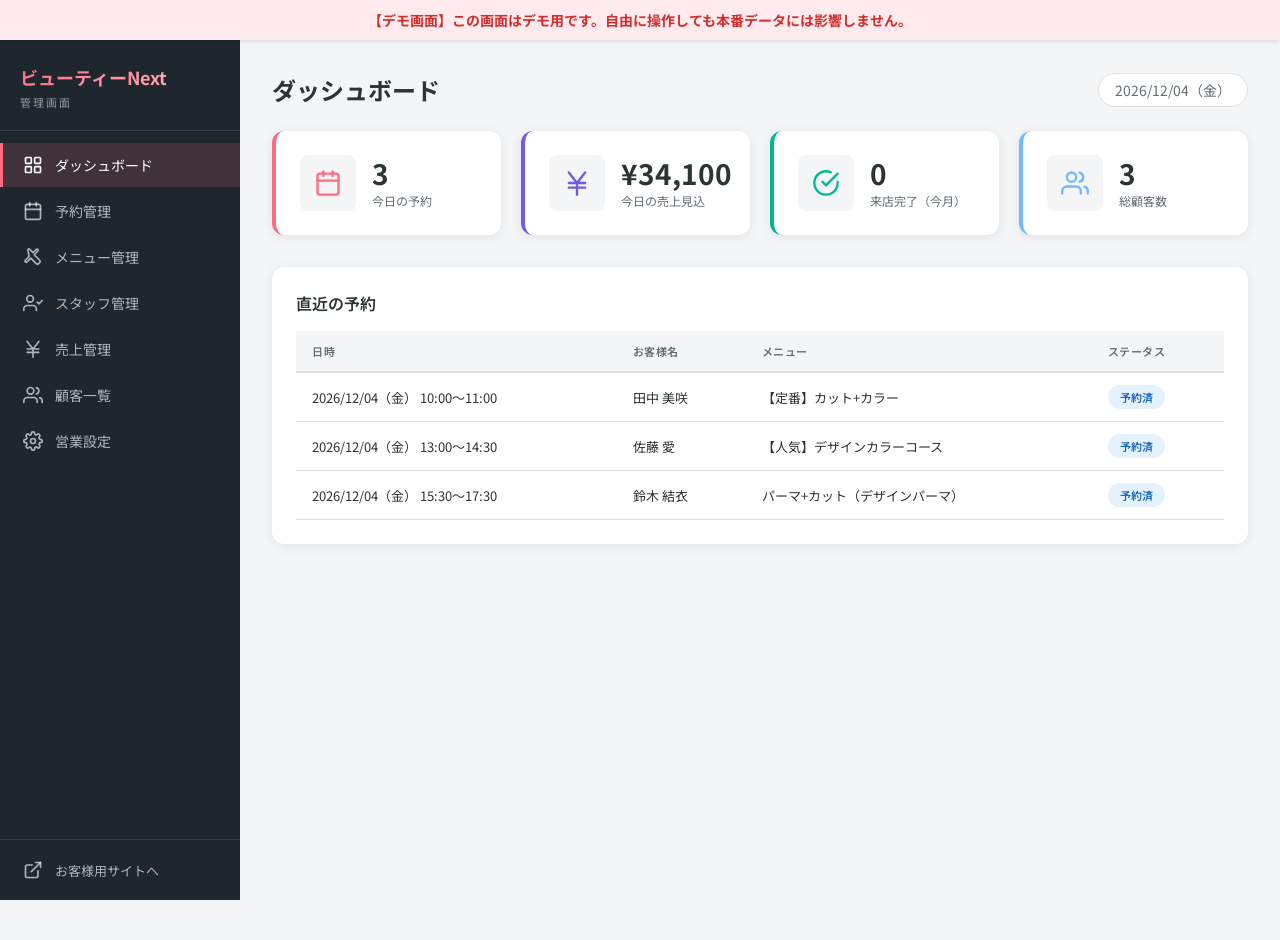
<file: demo-admin.html>
<!DOCTYPE html>
<html lang="ja">

<head>
    <meta charset="UTF-8">
    <meta name="viewport" content="width=device-width, initial-scale=1.0">
    <meta name="description" content="美容室管理画面 - 予約・メニュー・顧客管理">
    <title>管理画面 - ビューティーNext</title>
    <link rel="preconnect" href="https://fonts.googleapis.com">
    <link rel="preconnect" href="https://fonts.gstatic.com" crossorigin>
    <link href="https://fonts.googleapis.com/css2?family=Noto+Sans+JP:wght@300;400;500;600;700&display=swap"
        rel="stylesheet">
    <link rel="stylesheet" href="admin.css">
    <script src="demo-admin.js" defer></script>
    <style>
        body {
            padding-top: 40px !important;
        }

        .sidebar {
            top: 40px !important;
            height: calc(100vh - 40px) !important;
        }

        .mobile-header {
            top: 40px !important;
        }
    </style>
</head>

<body>
    <div
        style="background:#ffebee; color:#d32f2f; text-align:center; padding:10px; font-weight:bold; font-size:14px; position:fixed; top:0; left:0; right:0; z-index:9999; box-shadow:0 2px 4px rgba(0,0,0,0.1);">
        【デモ画面】この画面はデモ用です。自由に操作しても本番データには影響しません。</div>
    <!-- SVG Icon Definitions -->
    <svg xmlns="http://www.w3.org/2000/svg" style="display:none">
        <symbol id="icon-dashboard" viewBox="0 0 24 24" fill="none" stroke="currentColor" stroke-width="2"
            stroke-linecap="round" stroke-linejoin="round">
            <rect x="3" y="3" width="7" height="7" rx="1" />
            <rect x="14" y="3" width="7" height="7" rx="1" />
            <rect x="3" y="14" width="7" height="7" rx="1" />
            <rect x="14" y="14" width="7" height="7" rx="1" />
        </symbol>
        <symbol id="icon-calendar" viewBox="0 0 24 24" fill="none" stroke="currentColor" stroke-width="2"
            stroke-linecap="round" stroke-linejoin="round">
            <rect x="3" y="4" width="18" height="18" rx="2" />
            <line x1="16" y1="2" x2="16" y2="6" />
            <line x1="8" y1="2" x2="8" y2="6" />
            <line x1="3" y1="10" x2="21" y2="10" />
        </symbol>
        <symbol id="icon-menu" viewBox="0 0 24 24" fill="none" stroke="currentColor" stroke-width="2"
            stroke-linecap="round" stroke-linejoin="round">
            <path d="M4 6h16M4 12h16M4 18h16" />
        </symbol>
        <symbol id="icon-nail" viewBox="0 0 24 24" fill="none" stroke="currentColor" stroke-width="2"
            stroke-linecap="round" stroke-linejoin="round">
            <path d="M6.1 4.8a1.4 1.4 0 0 1 2-2L12 6.7l3.9-3.9a1.4 1.4 0 0 1 2 2L13.4 9.3 20 15.9a2 2 0 0 1 0 2.8l-1.3 1.3a2 2 0 0 1-2.8 0L9.3 13.4l-4.5 4.5a1.4 1.4 0 0 1-2-2L7.3 11.4z" />
        </symbol>
        <symbol id="icon-yen" viewBox="0 0 24 24" fill="none" stroke="currentColor" stroke-width="2"
            stroke-linecap="round" stroke-linejoin="round">
            <path d="M12 22V12M5 3l7 9 7-9M5 12h14M5 16h14" />
        </symbol>
        <symbol id="icon-users" viewBox="0 0 24 24" fill="none" stroke="currentColor" stroke-width="2"
            stroke-linecap="round" stroke-linejoin="round">
            <path d="M17 21v-2a4 4 0 0 0-4-4H5a4 4 0 0 0-4 4v2" />
            <circle cx="9" cy="7" r="4" />
            <path d="M23 21v-2a4 4 0 0 0-3-3.87" />
            <path d="M16 3.13a4 4 0 0 1 0 7.75" />
        </symbol>
        <symbol id="icon-user" viewBox="0 0 24 24" fill="none" stroke="currentColor" stroke-width="2"
            stroke-linecap="round" stroke-linejoin="round">
            <path d="M20 21v-2a4 4 0 0 0-4-4H8a4 4 0 0 0-4 4v2" />
            <circle cx="12" cy="7" r="4" />
        </symbol>
        <symbol id="icon-settings" viewBox="0 0 24 24" fill="none" stroke="currentColor" stroke-width="2"
            stroke-linecap="round" stroke-linejoin="round">
            <circle cx="12" cy="12" r="3" />
            <path
                d="M19.4 15a1.65 1.65 0 0 0 .33 1.82l.06.06a2 2 0 0 1-2.83 2.83l-.06-.06a1.65 1.65 0 0 0-1.82-.33 1.65 1.65 0 0 0-1 1.51V21a2 2 0 0 1-4 0v-.09A1.65 1.65 0 0 0 9 19.4a1.65 1.65 0 0 0-1.82.33l-.06.06a2 2 0 0 1-2.83-2.83l.06-.06A1.65 1.65 0 0 0 4.68 15a1.65 1.65 0 0 0-1.51-1H3a2 2 0 0 1 0-4h.09A1.65 1.65 0 0 0 4.6 9a1.65 1.65 0 0 0-.33-1.82l-.06-.06a2 2 0 0 1 2.83-2.83l.06.06A1.65 1.65 0 0 0 9 4.68a1.65 1.65 0 0 0 1-1.51V3a2 2 0 0 1 4 0v.09a1.65 1.65 0 0 0 1 1.51 1.65 1.65 0 0 0 1.82-.33l.06-.06a2 2 0 0 1 2.83 2.83l-.06.06A1.65 1.65 0 0 0 19.4 9a1.65 1.65 0 0 0 1.51 1H21a2 2 0 0 1 0 4h-.09a1.65 1.65 0 0 0-1.51 1z" />
        </symbol>
        <symbol id="icon-external" viewBox="0 0 24 24" fill="none" stroke="currentColor" stroke-width="2"
            stroke-linecap="round" stroke-linejoin="round">
            <path d="M18 13v6a2 2 0 0 1-2 2H5a2 2 0 0 1-2-2V8a2 2 0 0 1 2-2h6" />
            <polyline points="15 3 21 3 21 9" />
            <line x1="10" y1="14" x2="21" y2="3" />
        </symbol>
        <symbol id="icon-check" viewBox="0 0 24 24" fill="none" stroke="currentColor" stroke-width="2"
            stroke-linecap="round" stroke-linejoin="round">
            <path d="M22 11.08V12a10 10 0 1 1-5.93-9.14" />
            <polyline points="22 4 12 14.01 9 11.01" />
        </symbol>
        <symbol id="icon-bar-chart" viewBox="0 0 24 24" fill="none" stroke="currentColor" stroke-width="2"
            stroke-linecap="round" stroke-linejoin="round">
            <line x1="12" y1="20" x2="12" y2="10" />
            <line x1="18" y1="20" x2="18" y2="4" />
            <line x1="6" y1="20" x2="6" y2="16" />
        </symbol>
        <symbol id="icon-close" viewBox="0 0 24 24" fill="none" stroke="currentColor" stroke-width="2"
            stroke-linecap="round" stroke-linejoin="round">
            <line x1="18" y1="6" x2="6" y2="18" />
            <line x1="18" y1="6" x2="6" y2="18" />
            <line x1="6" y1="6" x2="18" y2="18" />
        </symbol>
        <symbol id="icon-staff" viewBox="0 0 24 24" fill="none" stroke="currentColor" stroke-width="2"
            stroke-linecap="round" stroke-linejoin="round">
            <path d="M16 21v-2a4 4 0 0 0-4-4H5a4 4 0 0 0-4 4v2"></path>
            <circle cx="8.5" cy="7" r="4"></circle>
            <polyline points="17 11 19 13 23 9"></polyline>
        </symbol>
    </svg>

    <!-- Sidebar -->
    <aside class="sidebar" id="sidebar">
        <div class="sidebar-header">
            <h1 class="sidebar-logo">ビューティーNext</h1>
            <span class="sidebar-subtitle">管理画面</span>
        </div>
        <nav class="sidebar-nav">
            <button class="nav-item active" data-page="dashboard">
                <svg class="nav-icon">
                    <use href="#icon-dashboard" />
                </svg>
                <span class="nav-label">ダッシュボード</span>
            </button>
            <button class="nav-item" data-page="reservations">
                <svg class="nav-icon">
                    <use href="#icon-calendar" />
                </svg>
                <span class="nav-label">予約管理</span>
            </button>
            <button class="nav-item" data-page="menus">
                <svg class="nav-icon">
                    <use href="#icon-nail" />
                </svg>
                <span class="nav-label">メニュー管理</span>
            </button>
            <button class="nav-item" data-page="staffs">
                <svg class="nav-icon">
                    <use href="#icon-staff" />
                </svg>
                <span class="nav-label">スタッフ管理</span>
            </button>
            <button class="nav-item" data-page="sales">
                <svg class="nav-icon">
                    <use href="#icon-yen" />
                </svg>
                <span class="nav-label">売上管理</span>
            </button>
            <button class="nav-item" data-page="customers">
                <svg class="nav-icon">
                    <use href="#icon-users" />
                </svg>
                <span class="nav-label">顧客一覧</span>
            </button>
            <button class="nav-item" data-page="settings">
                <svg class="nav-icon">
                    <use href="#icon-settings" />
                </svg>
                <span class="nav-label">営業設定</span>
            </button>
        </nav>
        <div class="sidebar-footer">
            <a href="index.html" class="nav-item nav-link-external">
                <svg class="nav-icon">
                    <use href="#icon-external" />
                </svg>
                <span class="nav-label">お客様用サイトへ</span>
            </a>
        </div>
    </aside>

    <!-- Mobile Header -->
    <header class="mobile-header" id="mobile-header">
        <button class="hamburger" id="btn-hamburger">
            <svg width="24" height="24">
                <use href="#icon-menu" />
            </svg>
        </button>
        <h1 class="mobile-title">ビューティーNext 管理</h1>
    </header>

    <!-- Main Content -->
    <main class="main-area" id="main-area">

        <!-- ============ DASHBOARD ============ -->
        <section class="page active" id="page-dashboard">
            <div class="page-header">
                <h2>ダッシュボード</h2>
                <span class="page-date" id="dashboard-date"></span>
            </div>

            <div class="kpi-grid">
                <div class="kpi-card kpi-today">
                    <div class="kpi-icon-wrap">
                        <svg class="kpi-svg">
                            <use href="#icon-calendar" />
                        </svg>
                    </div>
                    <div class="kpi-body">
                        <span class="kpi-value" id="kpi-today-count">0</span>
                        <span class="kpi-label">今日の予約</span>
                    </div>
                </div>
                <div class="kpi-card kpi-revenue">
                    <div class="kpi-icon-wrap">
                        <svg class="kpi-svg">
                            <use href="#icon-yen" />
                        </svg>
                    </div>
                    <div class="kpi-body">
                        <span class="kpi-value" id="kpi-today-revenue">¥0</span>
                        <span class="kpi-label">今日の売上見込</span>
                    </div>
                </div>
                <div class="kpi-card kpi-completed">
                    <div class="kpi-icon-wrap">
                        <svg class="kpi-svg">
                            <use href="#icon-check" />
                        </svg>
                    </div>
                    <div class="kpi-body">
                        <span class="kpi-value" id="kpi-completed">0</span>
                        <span class="kpi-label">来店完了（今月）</span>
                    </div>
                </div>
                <div class="kpi-card kpi-total">
                    <div class="kpi-icon-wrap">
                        <svg class="kpi-svg">
                            <use href="#icon-users" />
                        </svg>
                    </div>
                    <div class="kpi-body">
                        <span class="kpi-value" id="kpi-total-customers">0</span>
                        <span class="kpi-label">総顧客数</span>
                    </div>
                </div>
            </div>

            <div class="dashboard-section">
                <h3>直近の予約</h3>
                <div class="table-wrap">
                    <table class="data-table" id="dashboard-upcoming-table">
                        <thead>
                            <tr>
                                <th>日時</th>
                                <th>お客様名</th>
                                <th>メニュー</th>
                                <th>ステータス</th>
                            </tr>
                        </thead>
                        <tbody id="dashboard-upcoming-body"></tbody>
                    </table>
                </div>
                <p class="empty-state" id="dashboard-empty" style="display:none">直近の予約はありません</p>
            </div>
        </section>

        <!-- ============ RESERVATIONS ============ -->
        <section class="page" id="page-reservations">
            <div class="page-header">
                <h2>予約管理</h2>
            </div>

            <div class="toolbar">
                <input type="text" class="search-input" id="res-search" placeholder="氏名・電話番号・日付で検索">
                <div class="filter-pills">
                    <button class="pill active" data-filter="all">すべて</button>
                    <button class="pill" data-filter="booked">予約済</button>
                    <button class="pill" data-filter="completed">来店完了</button>
                    <button class="pill" data-filter="canceled">キャンセル</button>
                </div>
            </div>

            <div class="table-wrap">
                <table class="data-table" id="res-table">
                    <thead>
                        <tr>
                            <th>予約日時</th>
                            <th>お客様名</th>
                            <th>電話番号</th>
                            <th>メニュー</th>
                            <th>料金</th>
                            <th>ステータス</th>
                            <th>操作</th>
                        </tr>
                    </thead>
                    <tbody id="res-body"></tbody>
                </table>
            </div>
            <p class="empty-state" id="res-empty" style="display:none">予約が見つかりません</p>
        </section>

        <!-- ============ MENUS ============ -->
        <section class="page" id="page-menus">
            <div class="page-header">
                <h2>メニュー管理</h2>
                <button class="btn-action" id="btn-add-menu">+ メニュー追加</button>
            </div>

            <div class="menu-grid" id="menu-grid"></div>

            <!-- Menu Edit Modal -->
            <div class="modal-overlay hidden" id="menu-modal">
                <div class="modal-box">
                    <div class="modal-head">
                        <h3 id="menu-modal-title">メニュー追加</h3>
                        <button class="btn-close" id="btn-close-menu-modal">
                            <svg width="20" height="20">
                                <use href="#icon-close" />
                            </svg>
                        </button>
                    </div>
                    <form id="menu-form">
                        <div class="form-group">
                            <label for="menu-name">メニュー名</label>
                            <input type="text" id="menu-name" required>
                        </div>
                        <div class="form-group">
                            <label for="menu-desc">説明</label>
                            <textarea id="menu-desc" rows="3"></textarea>
                        </div>
                        <div class="form-row">
                            <div class="form-group">
                                <label for="menu-price">料金（円）</label>
                                <input type="number" id="menu-price" min="0" step="100" required>
                            </div>
                            <div class="form-group">
                                <label for="menu-duration">施術時間（分）</label>
                                <input type="number" id="menu-duration" min="15" step="15" required>
                            </div>
                        </div>
                        <div class="form-group">
                            <label class="checkbox-label-inline">
                                <input type="checkbox" id="menu-popular"> 人気メニューとして表示
                            </label>
                        </div>
                        <div class="modal-actions">
                            <button type="button" class="btn-secondary" id="btn-cancel-menu">キャンセル</button>
                            <button type="submit" class="btn-primary">保存</button>
                        </div>
                    </form>
                </div>
            </div>
        </section>

        <!-- ============ STAFFS ============ -->
        <section class="page" id="page-staffs">
            <div class="page-header">
                <h2>スタッフ管理</h2>
                <button class="btn-action" id="btn-add-staff">+ スタッフ追加</button>
            </div>

            <div class="staff-grid" id="staff-grid"></div>

            <!-- Staff Edit Modal -->
            <div class="modal-overlay hidden" id="staff-modal">
                <div class="modal-box">
                    <div class="modal-head">
                        <h3 id="staff-modal-title">スタッフ追加</h3>
                        <button class="btn-close" id="btn-close-staff-modal">
                            <svg width="20" height="20">
                                <use href="#icon-close" />
                            </svg>
                        </button>
                    </div>
                    <form id="staff-form">
                        <div class="form-group">
                            <label for="staff-name">スタッフ名</label>
                            <input type="text" id="staff-name" required>
                        </div>
                        <div class="form-group">
                            <label for="staff-image">写真URL</label>
                            <input type="url" id="staff-image" placeholder="https://..." required>
                        </div>
                        <div class="form-group">
                            <label for="staff-fee">指名料金（円）</label>
                            <input type="number" id="staff-fee" min="0" step="100" required>
                        </div>
                        <div class="form-group">
                            <label for="staff-desc">プロフィール文</label>
                            <textarea id="staff-desc" rows="3"></textarea>
                        </div>
                        <div class="modal-actions">
                            <button type="button" class="btn-secondary" id="btn-cancel-staff">キャンセル</button>
                            <button type="submit" class="btn-primary">保存</button>
                        </div>
                    </form>
                </div>
            </div>
        </section>

        <!-- ============ SALES ============ -->
        <section class="page" id="page-sales">
            <div class="page-header">
                <h2>売上管理</h2>
            </div>

            <div class="toolbar sales-toolbar">
                <div class="sales-month-nav">
                    <button class="btn-nav" id="sales-prev-month" title="前月">
                        <svg width="18" height="18" viewBox="0 0 24 24" fill="none" stroke="currentColor"
                            stroke-width="2" stroke-linecap="round" stroke-linejoin="round">
                            <polyline points="15 18 9 12 15 6" />
                        </svg>
                    </button>
                    <select id="sales-month-select" class="sales-month-select"></select>
                    <button class="btn-nav" id="sales-next-month" title="次月">
                        <svg width="18" height="18" viewBox="0 0 24 24" fill="none" stroke="currentColor"
                            stroke-width="2" stroke-linecap="round" stroke-linejoin="round">
                            <polyline points="9 18 15 12 9 6" />
                        </svg>
                    </button>
                </div>
                <div class="filter-pills" id="sales-period-pills">
                    <button class="pill active" data-period="daily">日毎</button>
                    <button class="pill" data-period="weekly">週毎</button>
                    <button class="pill" data-period="monthly">月毎</button>
                </div>
            </div>

            <div class="kpi-grid kpi-grid-3">
                <div class="kpi-card kpi-revenue">
                    <div class="kpi-icon-wrap">
                        <svg class="kpi-svg">
                            <use href="#icon-yen" />
                        </svg>
                    </div>
                    <div class="kpi-body">
                        <span class="kpi-value" id="sales-total-revenue">¥0</span>
                        <span class="kpi-label">総売上</span>
                    </div>
                </div>
                <div class="kpi-card kpi-completed">
                    <div class="kpi-icon-wrap">
                        <svg class="kpi-svg">
                            <use href="#icon-user" />
                        </svg>
                    </div>
                    <div class="kpi-body">
                        <span class="kpi-value" id="sales-total-customers">0</span>
                        <span class="kpi-label">総来客数</span>
                    </div>
                </div>
                <div class="kpi-card kpi-today">
                    <div class="kpi-icon-wrap">
                        <svg class="kpi-svg">
                            <use href="#icon-bar-chart" />
                        </svg>
                    </div>
                    <div class="kpi-body">
                        <span class="kpi-value" id="sales-avg-revenue">¥0</span>
                        <span class="kpi-label">平均売上</span>
                    </div>
                </div>
            </div>

            <div class="dashboard-section">
                <h3 id="sales-table-title">日別売上</h3>
                <div class="table-wrap">
                    <table class="data-table" id="sales-table">
                        <thead>
                            <tr id="sales-thead-row">
                                <th>期間</th>
                                <th>来客数</th>
                                <th>売上</th>
                            </tr>
                        </thead>
                        <tbody id="sales-body"></tbody>
                    </table>
                </div>
                <p class="empty-state" id="sales-empty" style="display:none">売上データがありません</p>
            </div>
        </section>

        <!-- ============ CUSTOMERS ============ -->
        <section class="page" id="page-customers">
            <div class="page-header">
                <h2>顧客一覧</h2>
            </div>

            <div class="toolbar">
                <input type="text" class="search-input" id="customer-search" placeholder="氏名・電話番号で検索">
            </div>

            <div class="table-wrap">
                <table class="data-table" id="customer-table">
                    <thead>
                        <tr>
                            <th>お客様名</th>
                            <th>電話番号</th>
                            <th>メール</th>
                            <th>来店回数</th>
                            <th>最終来店日</th>
                            <th>合計金額</th>
                        </tr>
                    </thead>
                    <tbody id="customer-body"></tbody>
                </table>
            </div>
            <p class="empty-state" id="customer-empty" style="display:none">顧客情報がありません</p>

            <!-- Customer Record (EHR) Modal -->
            <div class="modal-overlay hidden" id="customer-record-modal">
                <div class="modal-box modal-lg">
                    <div class="modal-head">
                        <h3>電子カルテ</h3>
                        <button class="btn-close" id="btn-close-record-modal">
                            <svg width="20" height="20">
                                <use href="#icon-close" />
                            </svg>
                        </button>
                    </div>
                    <div class="record-body">
                        <div class="record-header-info">
                            <div class="record-name" id="record-customer-name">名前</div>
                            <div class="record-meta">
                                <span>電話番号：<span id="record-customer-phone"></span></span>
                                <span id="record-customer-email-wrap" style="display:none; margin-left: 12px;">メール：<span
                                        id="record-customer-email"></span></span>
                            </div>
                            <div class="record-stats">
                                <span>来店回数: <strong id="record-visit-count">0</strong>回</span>
                                <span style="margin-left:16px;">総利用額: <strong id="record-total-spent">¥0</strong></span>
                            </div>
                        </div>

                        <div class="record-content-grid">
                            <!-- Left: History Timeline -->
                            <div class="record-history-section">
                                <h4>来店履歴</h4>
                                <div class="history-list" id="record-history-list">
                                    <!-- JS will inject timeline items here -->
                                </div>
                            </div>
                            <!-- Right: Memo -->
                            <div class="record-memo-section">
                                <h4>サロン向けメモ</h4>
                                <textarea id="record-memo-input" rows="10"
                                    placeholder="お客様の好み、アレルギー、前回の会話内容などを記録できます..."></textarea>
                                <button type="button" class="btn-primary" id="btn-save-record-memo"
                                    style="width:100%; margin-top:12px;">メモを保存</button>
                                <div id="record-memo-saved-msg" class="saved-msg hidden">保存しました</div>
                            </div>
                        </div>
                    </div>
                </div>
            </div>
        </section>

        <!-- ============ SETTINGS ============ -->
        <section class="page" id="page-settings">
            <div class="page-header">
                <h2>営業設定</h2>
            </div>

            <div class="settings-card">
                <h3>店舗情報</h3>
                <div class="form-row">
                    <div class="form-group">
                        <label for="shop-name">店舗名</label>
                        <input type="text" id="shop-name">
                    </div>
                    <div class="form-group">
                        <label for="shop-phone">電話番号</label>
                        <input type="tel" id="shop-phone">
                    </div>
                </div>
                <div class="form-group">
                    <label for="shop-address">住所</label>
                    <input type="text" id="shop-address">
                </div>
                <div class="form-group">
                    <label for="shop-rules">キャンセルポリシー</label>
                    <textarea id="shop-rules" rows="2"></textarea>
                </div>
            </div>

            <div class="settings-card">
                <h3>営業時間</h3>
                <div class="form-row">
                    <div class="form-group">
                        <label for="s-open">開店</label>
                        <input type="time" id="s-open">
                    </div>
                    <div class="form-group">
                        <label for="s-close">閉店</label>
                        <input type="time" id="s-close">
                    </div>
                </div>
                <div class="form-group">
                    <label>定休日</label>
                    <div class="checkbox-row">
                        <label class="cb"><input type="checkbox" name="s-holiday" value="0"> 日</label>
                        <label class="cb"><input type="checkbox" name="s-holiday" value="1"> 月</label>
                        <label class="cb"><input type="checkbox" name="s-holiday" value="2"> 火</label>
                        <label class="cb"><input type="checkbox" name="s-holiday" value="3"> 水</label>
                        <label class="cb"><input type="checkbox" name="s-holiday" value="4"> 木</label>
                        <label class="cb"><input type="checkbox" name="s-holiday" value="5"> 金</label>
                        <label class="cb"><input type="checkbox" name="s-holiday" value="6"> 土</label>
                    </div>
                </div>
            </div>

            <div class="settings-card">
                <h3>予約設定</h3>
                <div class="form-row">
                    <div class="form-group">
                        <label for="s-slot">予約枠の単位</label>
                        <select id="s-slot">
                            <option value="15">15分</option>
                            <option value="30">30分</option>
                            <option value="60">60分</option>
                        </select>
                    </div>
                    <div class="form-group">
                        <label for="s-max-days">最大予約可能日数</label>
                        <input type="number" id="s-max-days" min="7" max="180">
                    </div>
                </div>
            </div>

            <button type="button" class="btn-primary btn-save-settings" id="btn-save-settings">設定を保存</button>
        </section>
    </main>

    <!-- Reservation Detail Modal -->
    <div class="modal-overlay hidden" id="res-modal">
        <div class="modal-box">
            <div class="modal-head">
                <h3>予約詳細</h3>
                <button class="btn-close" id="btn-close-res-modal">
                    <svg width="20" height="20">
                        <use href="#icon-close" />
                    </svg>
                </button>
            </div>
            <div id="res-modal-body" class="modal-body-content"></div>
            <div id="res-modal-actions" class="modal-actions"></div>
        </div>
    </div>
</body>

</html>
</file>
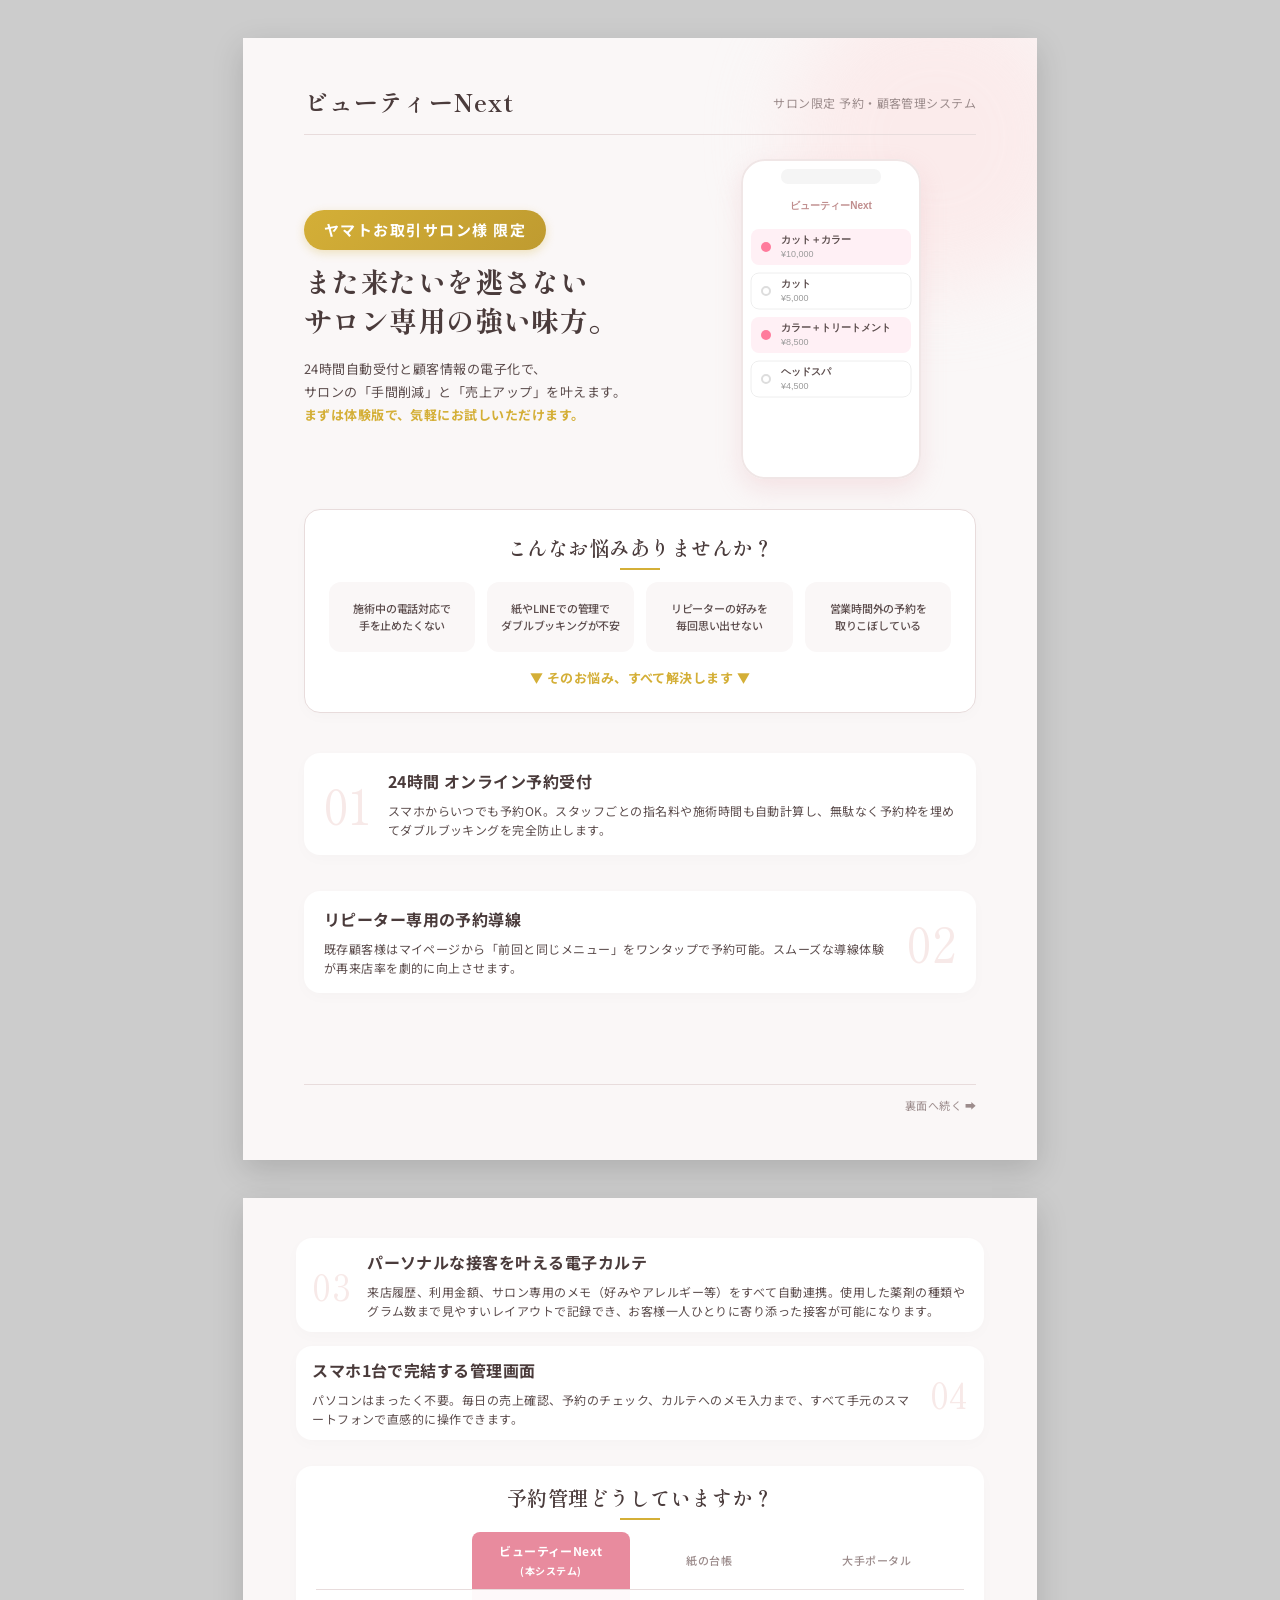
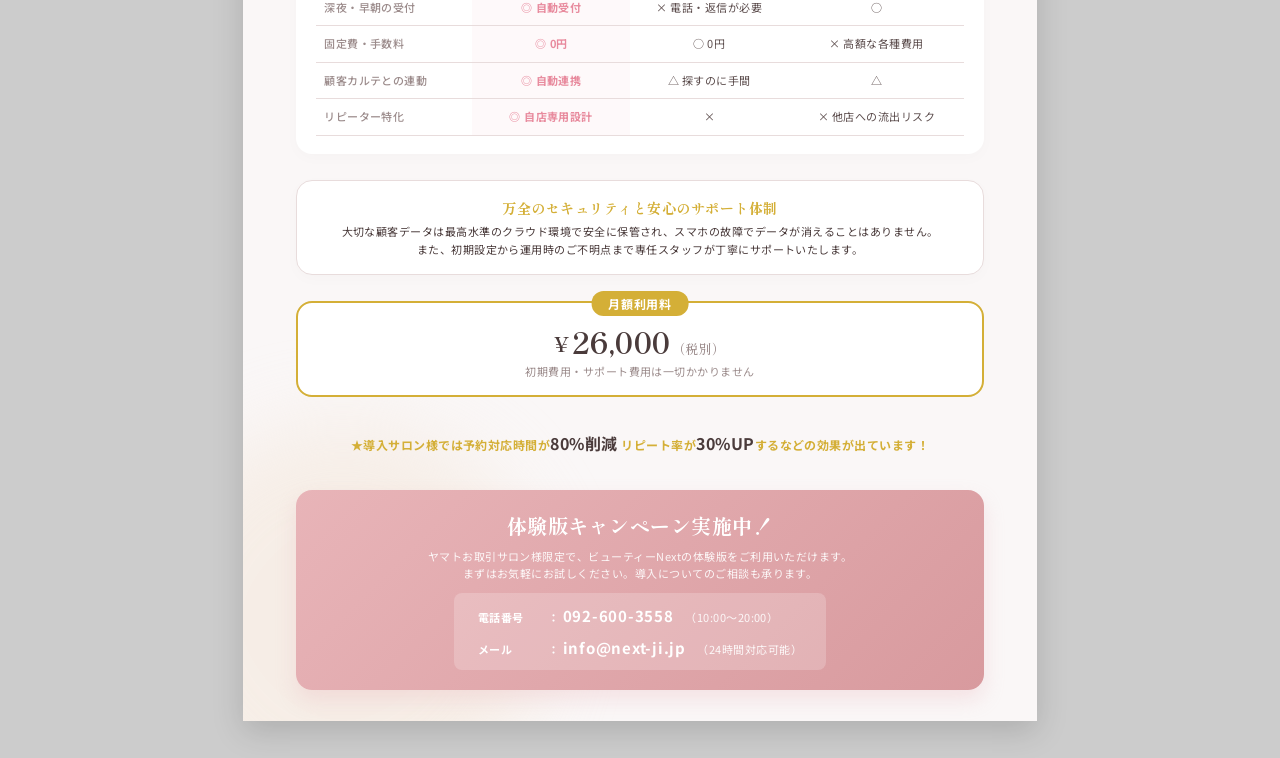
<file: flyer.html>
<!DOCTYPE html>
<html lang="ja">

<head>
    <meta charset="UTF-8">
    <title>ビューティーNext - ご案内チラシ</title>
    <!-- 美容系らしい明朝体とゴシック体のWebフォント -->
    <link rel="preconnect" href="https://fonts.googleapis.com">
    <link rel="preconnect" href="https://fonts.gstatic.com" crossorigin>
    <link
        href="https://fonts.googleapis.com/css2?family=Noto+Sans+JP:wght@400;500;700&family=Shippori+Mincho:wght@500;600;700&display=swap"
        rel="stylesheet">
    <link rel="stylesheet" href="flyer.css">
</head>

<body>

    <!-- ======== 表面 (Page 1) ======== -->
    <div class="page page-front">
        <div class="page-inner">
            <div class="bg-shape bg-shape-1"></div>

            <div class="header">
                <div class="logo">ビューティーNext</div>
                <div class="tagline">サロン限定 予約・顧客管理システム</div>
            </div>

            <!-- ヒーロー部分 -->
            <div class="hero">
                <div class="hero-left">
                    <span class="target-label">ヤマトお取引サロン様 限定</span>
                    <h1 class="hero-title">また来たいを逃さない<br>サロン専用の強い味方。</h1>
                    <p class="hero-sub">24時間自動受付と顧客情報の電子化で、<br>サロンの「手間削減」と「売上アップ」を叶えます。<br><b style="color:#D4AF37;">まずは体験版で、気軽にお試しいただけます。</b></p>
                </div>
                <!-- スマホのモックアップイラスト (SVG inline) -->
                <div class="hero-right">
                    <img src="data:image/svg+xml;utf8,<svg width='180' height='320' xmlns='http://www.w3.org/2000/svg'><rect width='180' height='320' rx='24' fill='%23fff' stroke='%23f0e6e6' stroke-width='4'/><rect x='40' y='10' width='100' height='15' rx='7' fill='%23f5f5f5'/><text x='90' y='50' font-family='sans-serif' font-size='10' fill='%23C08E8E' text-anchor='middle' font-weight='bold'>ビューティーNext</text><rect x='10' y='70' width='160' height='36' rx='8' fill='%23FFF0F5'/><circle cx='25' cy='88' r='5' fill='%23FF7B9C'/><text x='40' y='84' font-family='sans-serif' font-size='10' font-weight='bold' fill='%235c4d4d'>カット＋カラー</text><text x='40' y='98' font-family='sans-serif' font-size='9' fill='%239b9b9b'>¥10,000</text><rect x='10' y='114' width='160' height='36' rx='8' fill='%23fff' stroke='%23eee'/><circle cx='25' cy='132' r='4' fill='none' stroke='%23ddd' stroke-width='2'/><text x='40' y='128' font-family='sans-serif' font-size='10' font-weight='bold' fill='%235c4d4d'>カット</text><text x='40' y='142' font-family='sans-serif' font-size='9' fill='%239b9b9b'>¥5,000</text><rect x='10' y='158' width='160' height='36' rx='8' fill='%23FFF0F5'/><circle cx='25' cy='176' r='5' fill='%23FF7B9C'/><text x='40' y='172' font-family='sans-serif' font-size='10' font-weight='bold' fill='%235c4d4d'>カラー＋トリートメント</text><text x='40' y='186' font-family='sans-serif' font-size='9' fill='%239b9b9b'>¥8,500</text><rect x='10' y='202' width='160' height='36' rx='8' fill='%23fff' stroke='%23eee'/><circle cx='25' cy='220' r='4' fill='none' stroke='%23ddd' stroke-width='2'/><text x='40' y='216' font-family='sans-serif' font-size='10' font-weight='bold' fill='%235c4d4d'>ヘッドスパ</text><text x='40' y='230' font-family='sans-serif' font-size='9' fill='%239b9b9b'>¥4,500</text></svg>"
                        alt="スマホ画面">
                </div>
            </div>

            <!-- お悩み共感 -->
            <div class="problems-section">
                <h2 class="section-title">こんなお悩みありませんか？</h2>
                <div class="problem-grid">
                    <div class="p-card" style="white-space: nowrap;">施術中の電話対応で<br>手を止めたくない</div>
                    <div class="p-card">紙やLINEでの管理で<br>ダブルブッキングが不安</div>
                    <div class="p-card">リピーターの好みを<br>毎回思い出せない</div>
                    <div class="p-card">営業時間外の予約を<br>取りこぼしている</div>
                </div>
                <div class="arrow-down">▼ そのお悩み、すべて解決します ▼</div>
            </div>

            <!-- 機能紹介1・2 (表面下部) -->
            <div class="features">
                <div class="feature-box">
                    <div class="f-num">01</div>
                    <div class="f-content">
                        <h3 class="f-title">24時間 オンライン予約受付</h3>
                        <p class="f-text">スマホからいつでも予約OK。スタッフごとの指名料や施術時間も自動計算し、無駄なく予約枠を埋めてダブルブッキングを完全防止します。</p>
                    </div>
                </div>
                <div class="feature-box reverse">
                    <div class="f-num">02</div>
                    <div class="f-content">
                        <h3 class="f-title">リピーター専用の予約導線</h3>
                        <p class="f-text">既存顧客様はマイページから「前回と同じメニュー」をワンタップで予約可能。スムーズな導線体験が再来店率を劇的に向上させます。</p>
                    </div>
                </div>
            </div>

            <div class="page-footer">
                <div class="footer-cta">裏面へ続く ➡</div>
            </div>
        </div>
    </div>

    <!-- ======== 裏面 (Page 2) ======== -->
    <div class="page page-back">
        <div class="page-inner">
            <div class="bg-shape bg-shape-2"></div>

            <!-- 機能紹介3・4 -->
            <div class="features" style="margin-top: 10px;">
                <div class="feature-box">
                    <div class="f-num">03</div>
                    <div class="f-content">
                        <h3 class="f-title">パーソナルな接客を叶える電子カルテ</h3>
                        <p class="f-text">来店履歴、利用金額、サロン専用のメモ（好みやアレルギー等）をすべて自動連携。使用した薬剤の種類やグラム数まで見やすいレイアウトで記録でき、お客様一人ひとりに寄り添った接客が可能になります。</p>
                    </div>
                </div>
                <div class="feature-box reverse">
                    <div class="f-num">04</div>
                    <div class="f-content">
                        <h3 class="f-title">スマホ1台で完結する管理画面</h3>
                        <p class="f-text">パソコンはまったく不要。毎日の売上確認、予約のチェック、カルテへのメモ入力まで、すべて手元のスマートフォンで直感的に操作できます。</p>
                    </div>
                </div>
            </div>

            <!-- 比較表 -->
            <div class="comparison-section">
                <h2 class="section-title">予約管理どうしていますか？</h2>
                <table class="comp-table">
                    <tr>
                        <th class="td-header"></th>
                        <th class="our-col">ビューティーNext<br><small>(本システム)</small></th>
                        <th>紙の台帳</th>
                        <th>大手ポータル</th>
                    </tr>
                    <tr>
                        <td class="td-header">深夜・早朝の受付</td>
                        <td class="our-val">◎ 自動受付</td>
                        <td>× 電話・返信が必要</td>
                        <td>○</td>
                    </tr>
                    <tr>
                        <td class="td-header">固定費・手数料</td>
                        <td class="our-val">◎ 0円</td>
                        <td>○ 0円</td>
                        <td>× 高額な各種費用</td>
                    </tr>
                    <tr>
                        <td class="td-header">顧客カルテとの連動</td>
                        <td class="our-val">◎ 自動連携</td>
                        <td>△ 探すのに手間</td>
                        <td>△</td>
                    </tr>
                    <tr>
                        <td class="td-header">リピーター特化</td>
                        <td class="our-val">◎ 自店専用設計</td>
                        <td>×</td>
                        <td>× 他店への流出リスク</td>
                    </tr>
                </table>
            </div>

            <!-- サポート体制 (追加コンテンツ) -->
            <div class="support-section">
                <h3 class="support-title">万全のセキュリティと安心のサポート体制</h3>
                <p class="support-text">
                    大切な顧客データは最高水準のクラウド環境で安全に保管され、スマホの故障でデータが消えることはありません。<br>
                    また、初期設定から運用時のご不明点まで専任スタッフが丁寧にサポートいたします。
                </p>
            </div>

            <!-- 料金 -->
            <div class="pricing-section">
                <div class="pricing-inner">
                    <div class="pricing-label">月額利用料</div>
                    <div class="pricing-amount"><span class="pricing-yen">¥</span>26,000<span class="pricing-tax">（税別）</span></div>
                    <div class="pricing-note">初期費用・サポート費用は一切かかりません</div>
                </div>
            </div>

            <!-- 導入効果 -->
            <div class="social-proof-section">
                <div class="sp-text">★導入サロン様では予約対応時間が<b>80%削減</b> リピート率が<b>30%UP</b>するなどの効果が出ています！</div>
            </div>

            <!-- 下部CTA：体験版キャンペーン -->
            <div class="cta-section" style="text-align: center;">
                <div class="cta-inner" style="display: block;">
                    <div class="cta-text">
                        <h2 class="cta-title">体験版キャンペーン実施中！</h2>
                        <p class="cta-desc">ヤマトお取引サロン様限定で、ビューティーNextの体験版をご利用いただけます。<br>まずはお気軽にお試しください。導入についてのご相談も承ります。</p>
                        <div class="cta-flow"
                            style="display:inline-block; text-align:left; padding:10px 24px; line-height:1.7; margin-top: 4px;">
                            <div><span style="display:inline-block; width:70px;">電話番号</span>： <b
                                    style="font-size:15px; letter-spacing: 0.05em;">092-600-3558</b> <span
                                    style="font-size: 11px; margin-left: 8px; font-weight: normal; opacity: 0.9;">（10:00〜20:00）</span>
                            </div>
                            <div style="margin-top:6px;"><span style="display:inline-block; width:70px;">メール</span>： <b
                                    style="font-size:15px; letter-spacing: 0.05em;">info@next-ji.jp</b> <span
                                    style="font-size: 11px; margin-left: 8px; font-weight: normal; opacity: 0.9;">（24時間対応可能）</span>
                            </div>
                        </div>
                    </div>
                </div>
            </div>

        </div>
    </div>

</body>

</html>
</file>
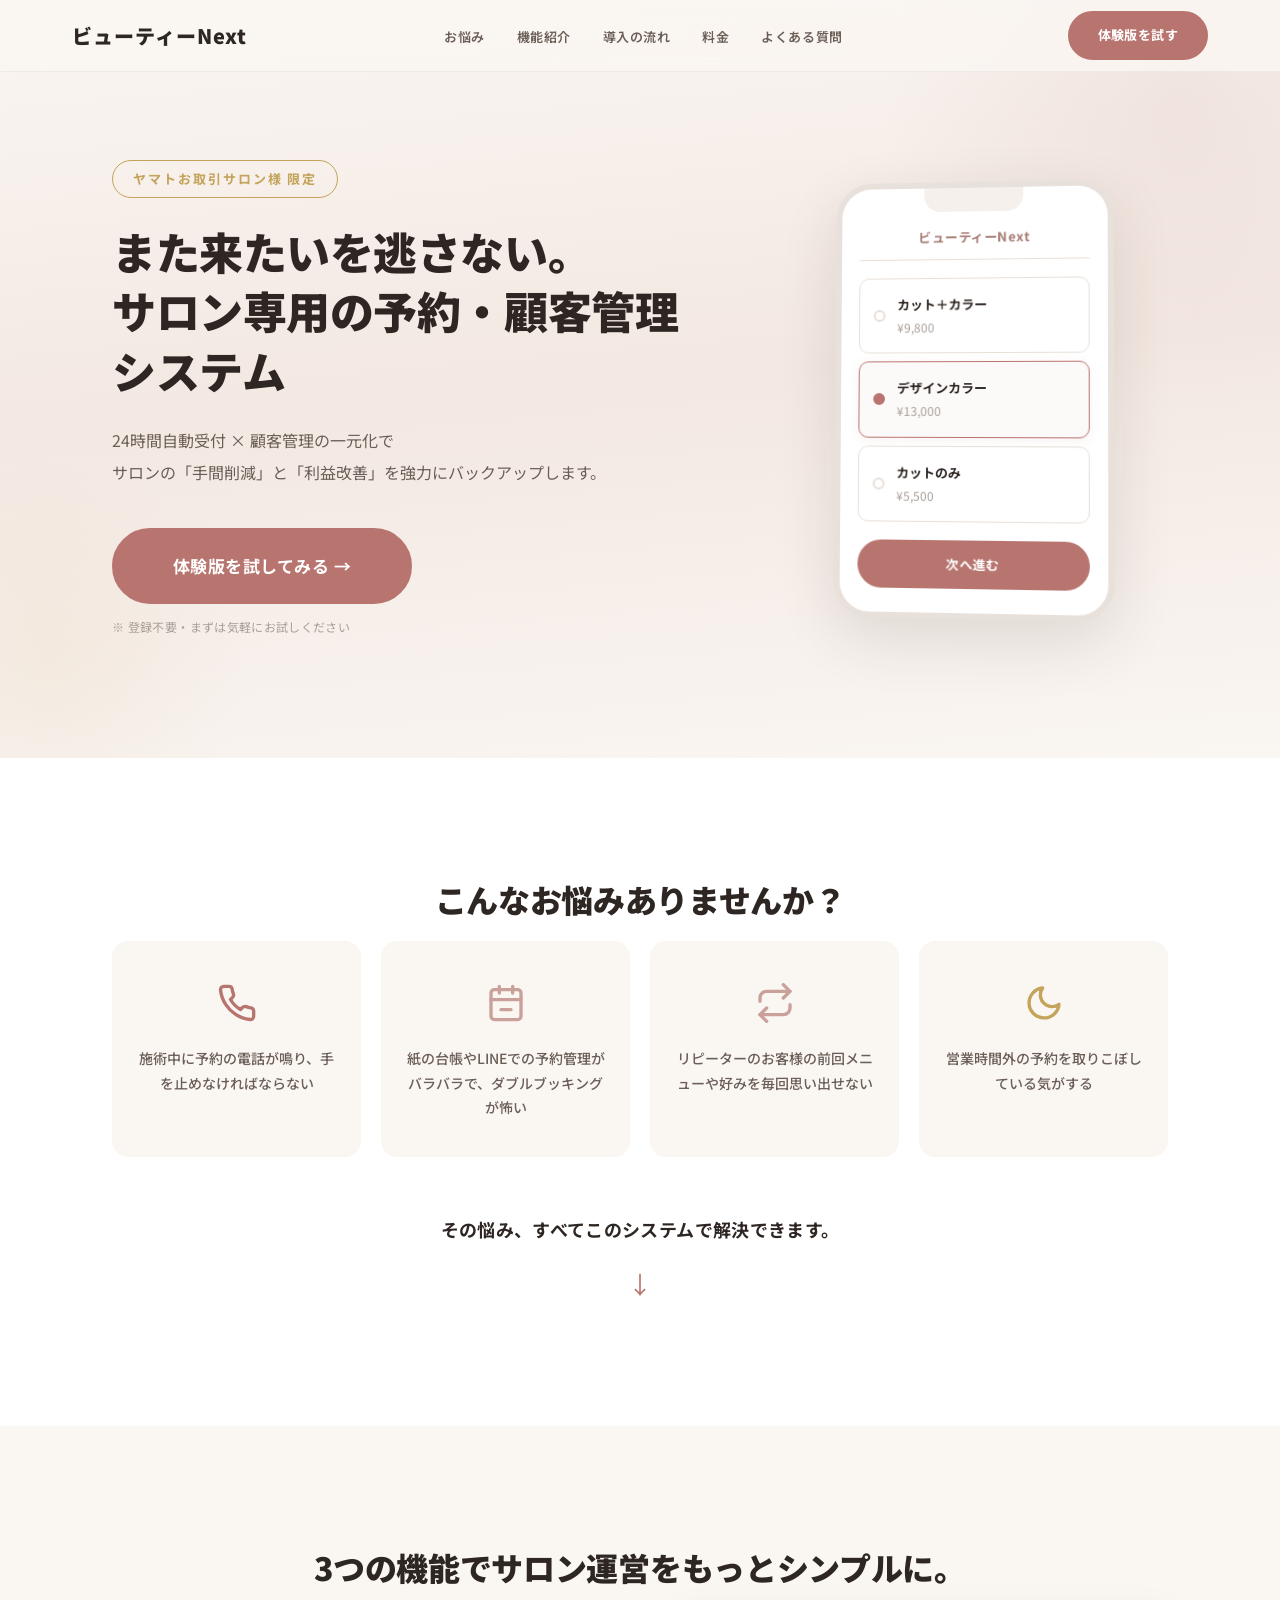
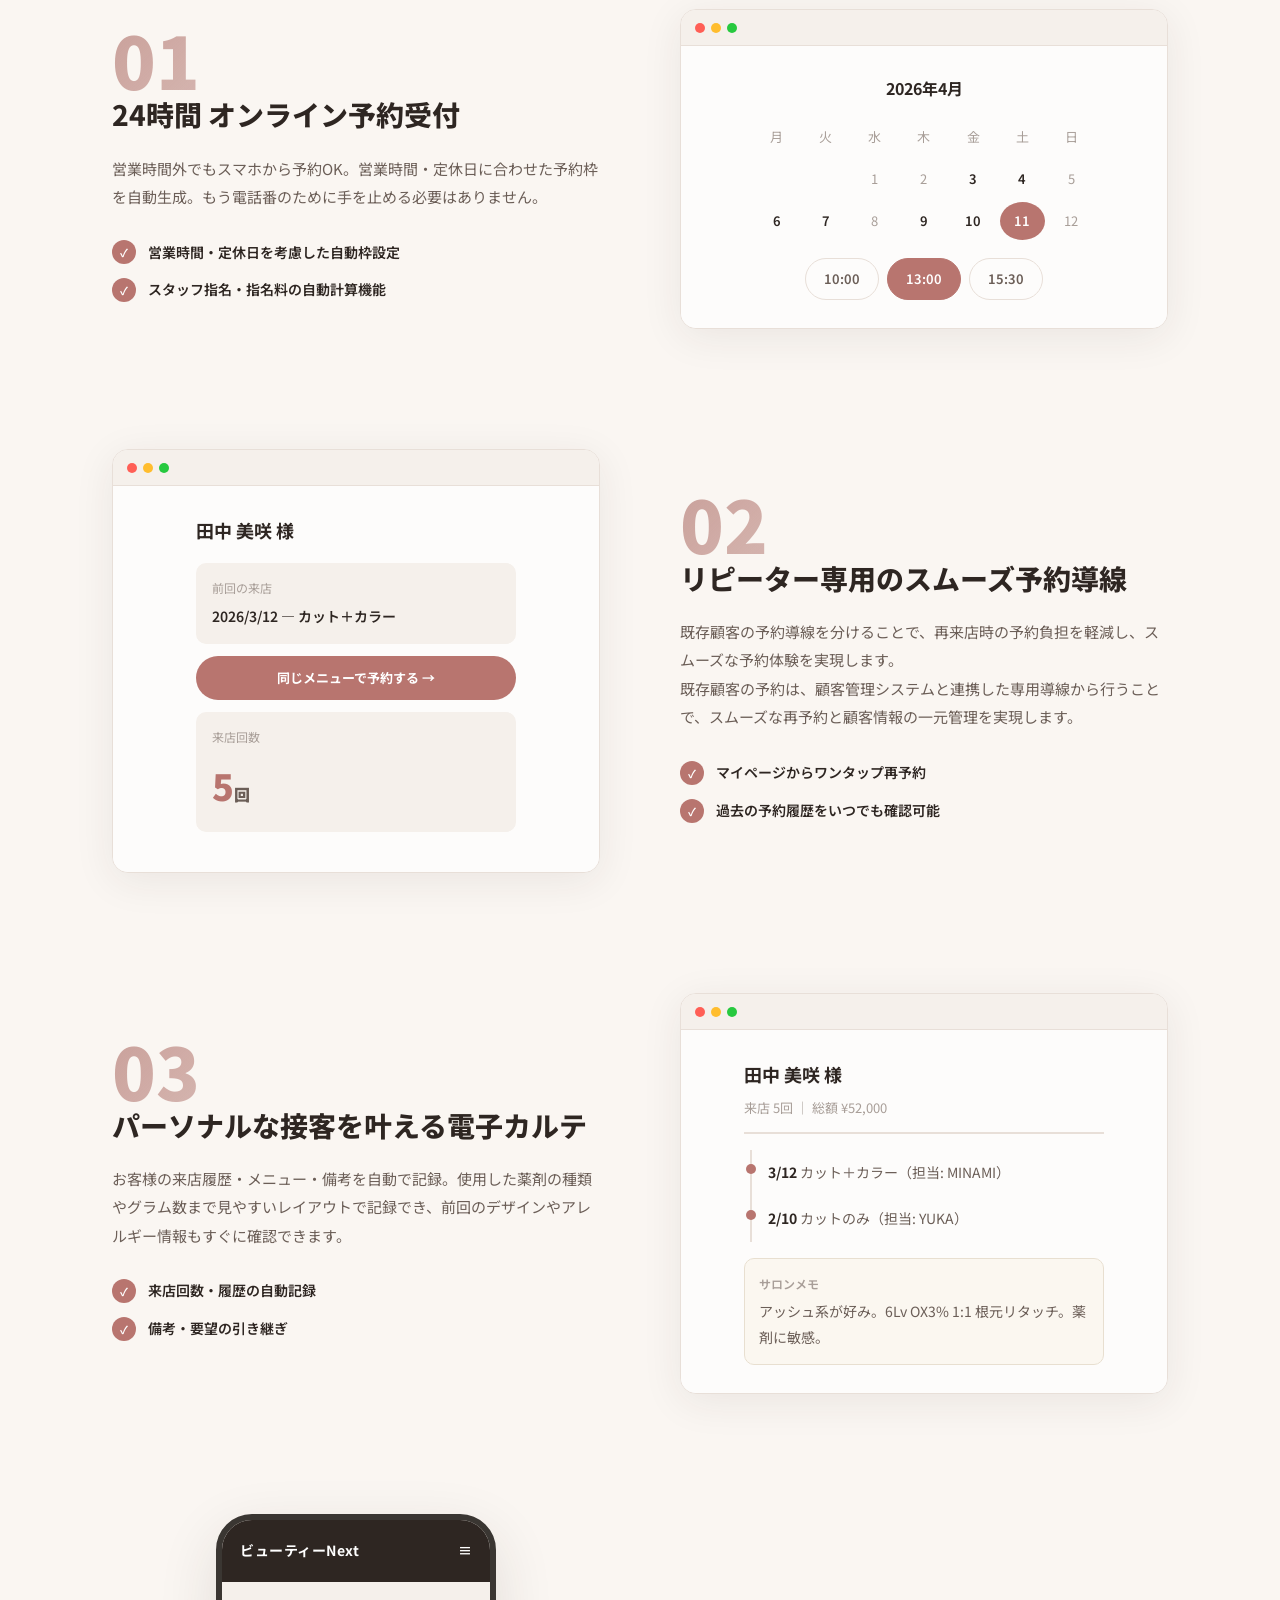
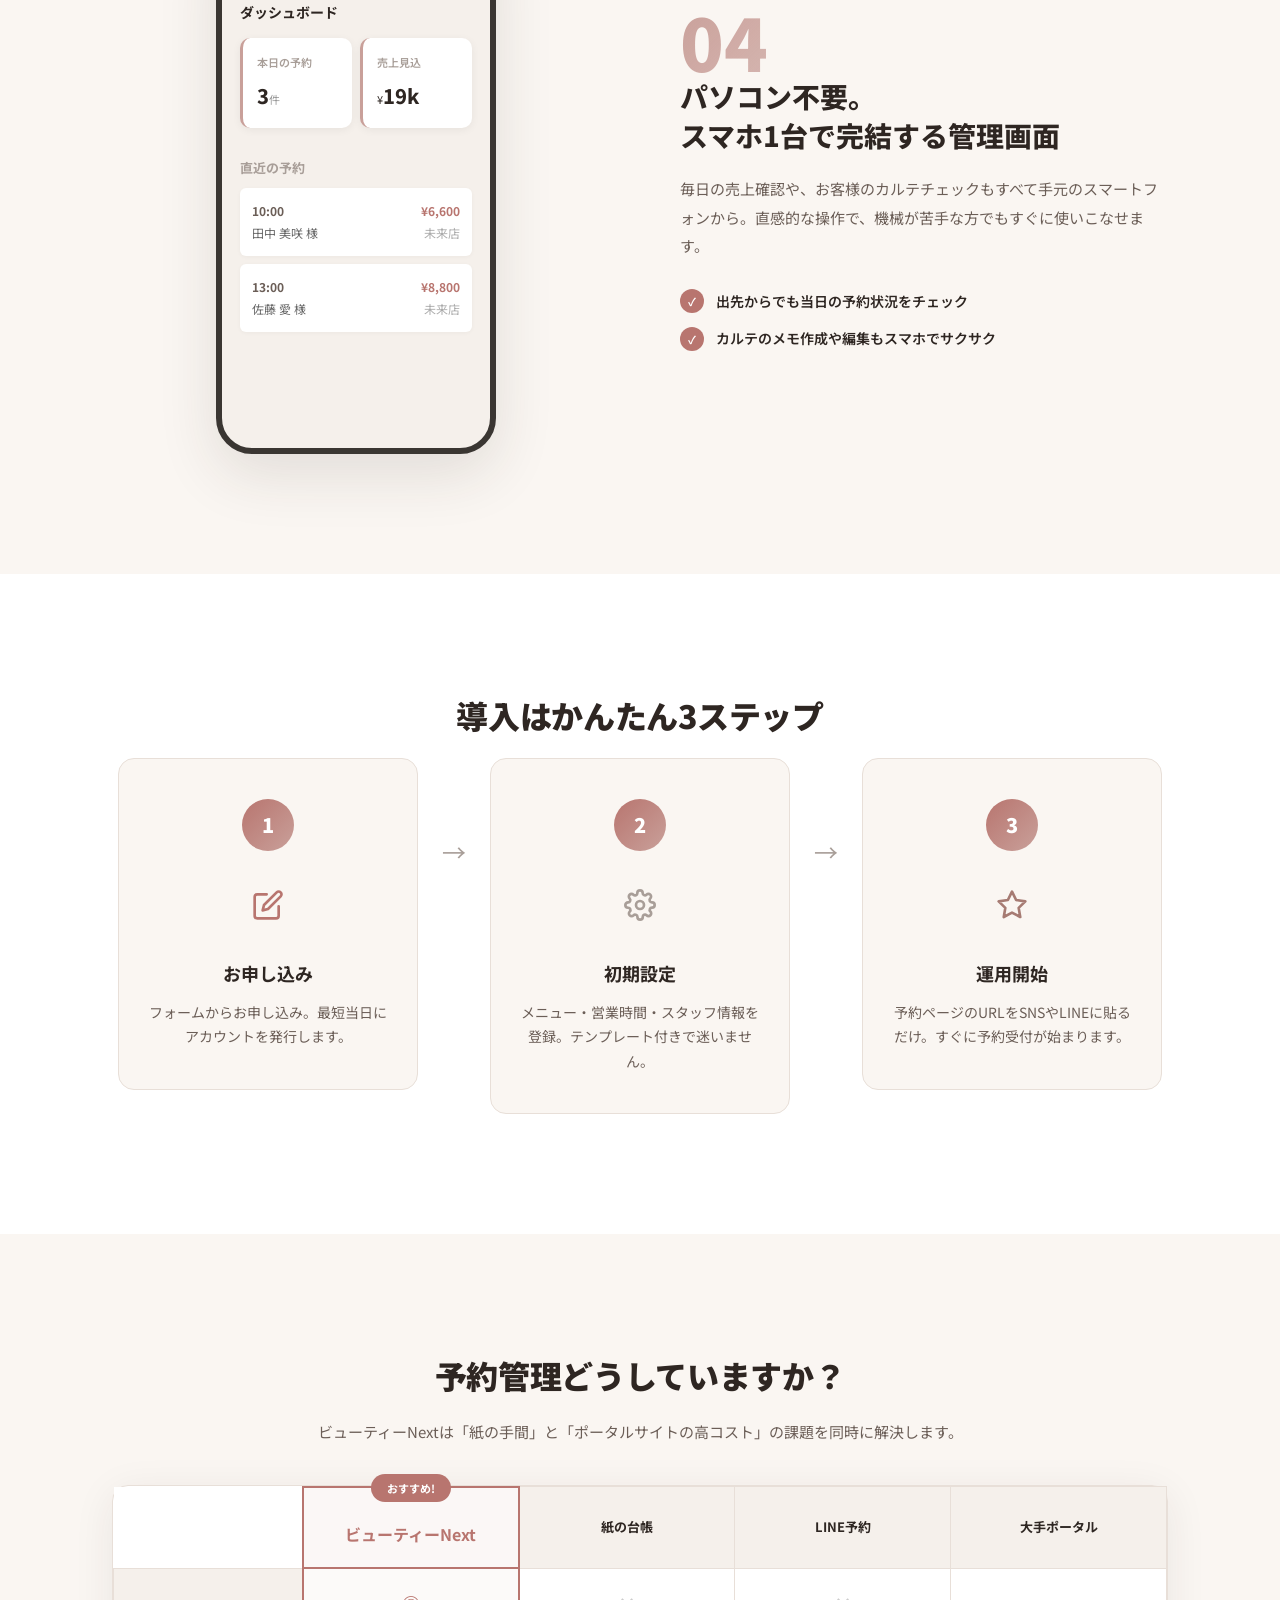
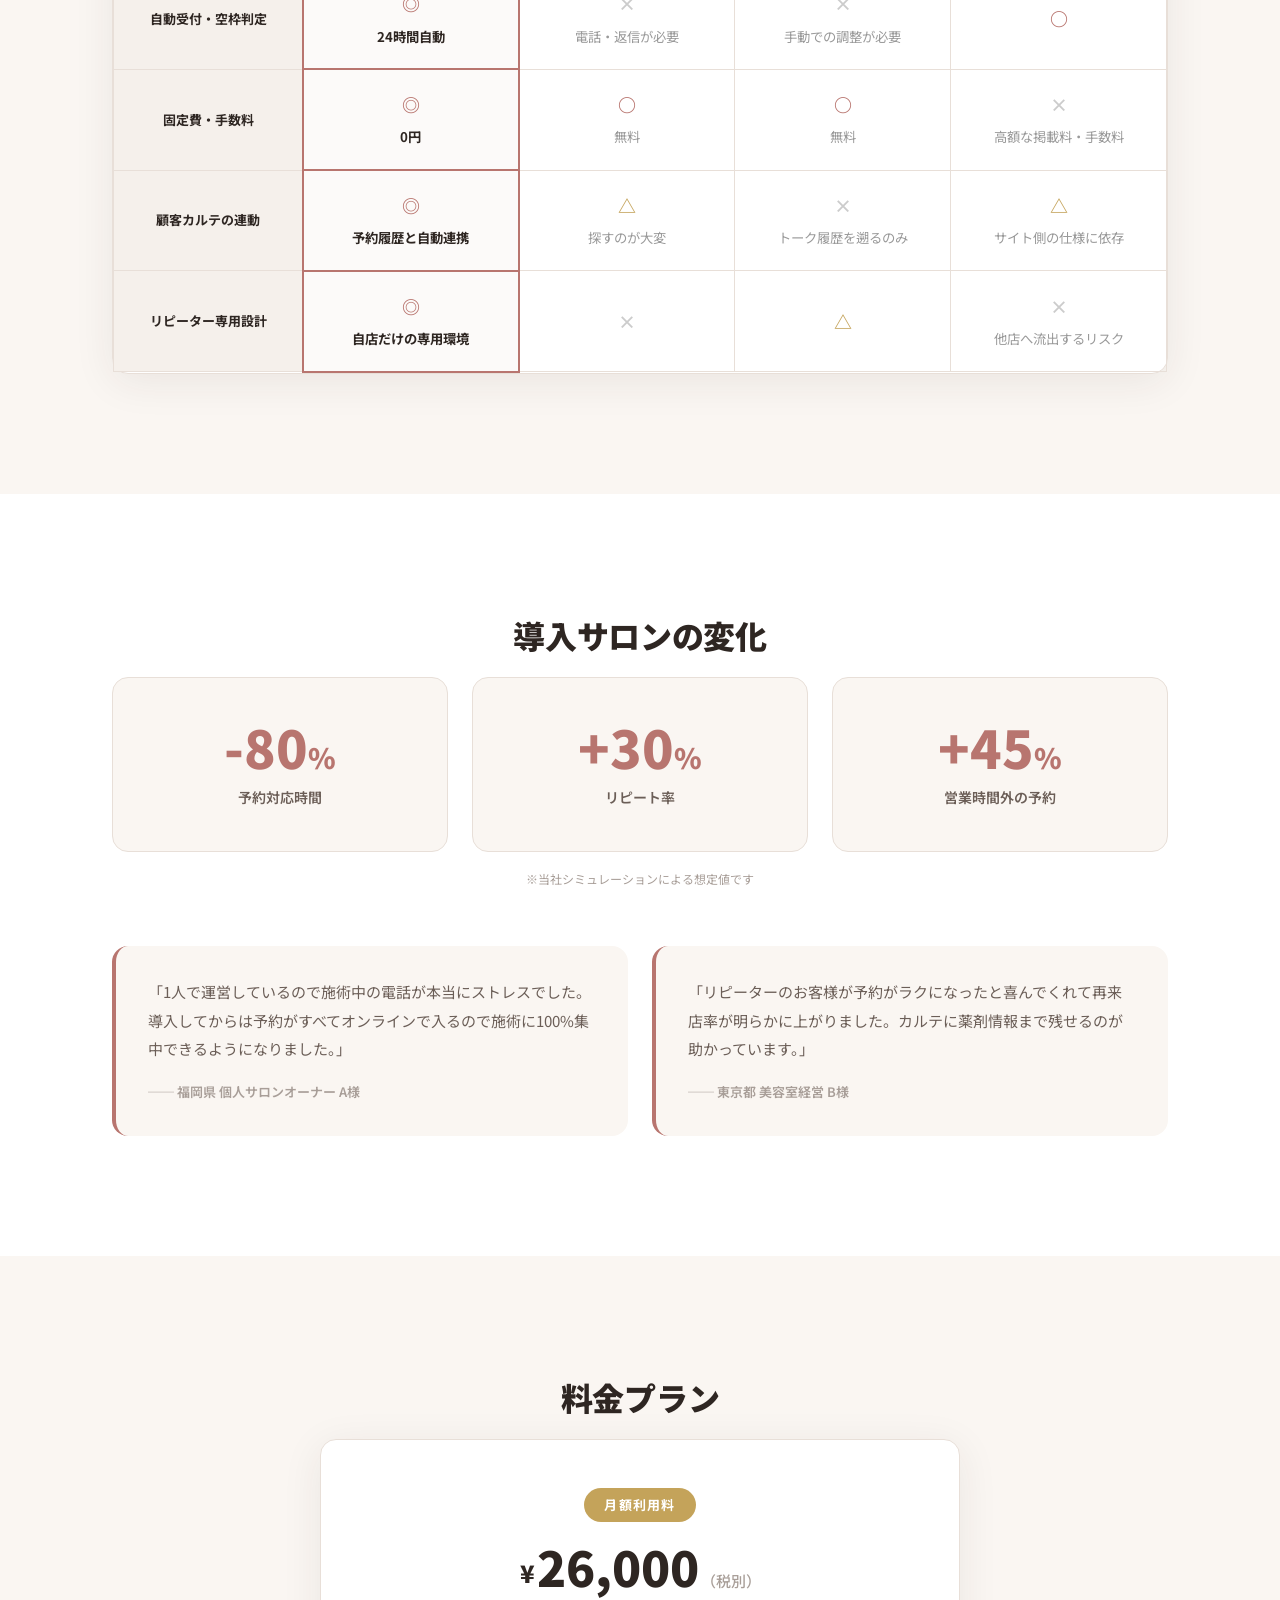
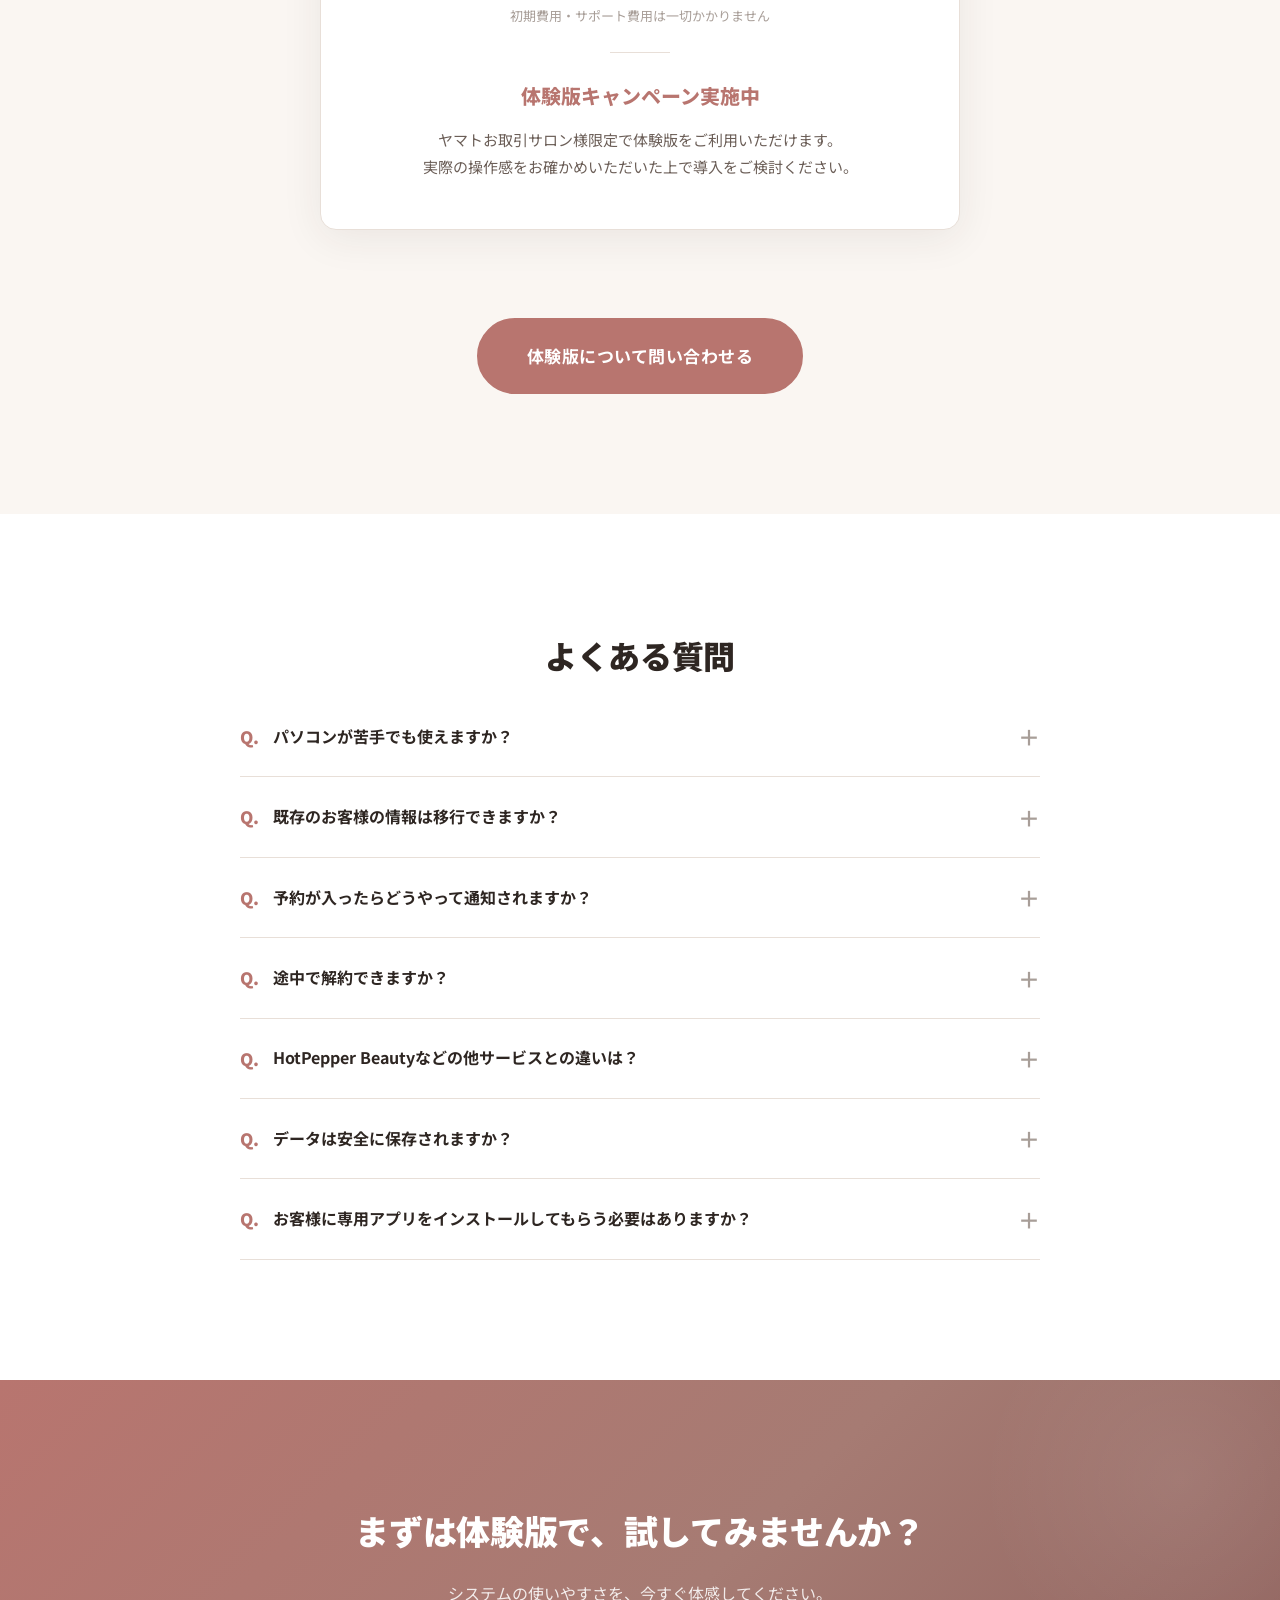
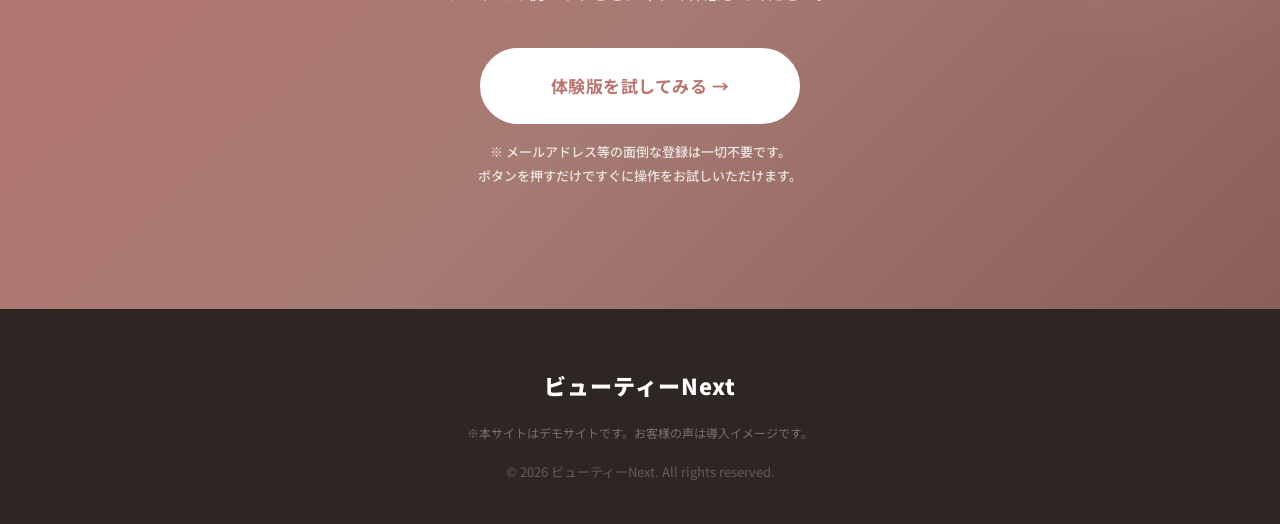
<file: lp.html>
﻿<!DOCTYPE html>
<html lang="ja">

<head>
    <meta charset="UTF-8">
    <meta name="viewport" content="width=device-width, initial-scale=1.0">
    <title>サロン限定 予約・顧客管理システム｜体験版キャンペーン実施中</title>
    <meta name="description" content="サロン向けの予約・顧客管理システム。24時間オンライン予約受付、リピーター専用導線、顧客情報の一元管理をスマホ1つで実現。まずは体験版でお試しいただけます。">
    <meta property="og:title" content="サロン限定 予約・顧客管理システム｜ビューティーNext">
    <meta property="og:description" content="24時間予約受付×顧客管理でサロン運営をもっとシンプルに。">
    <meta property="og:type" content="website">
    <link rel="preconnect" href="https://fonts.googleapis.com">
    <link rel="preconnect" href="https://fonts.gstatic.com" crossorigin>
    <link href="https://fonts.googleapis.com/css2?family=Noto+Sans+JP:wght@400;500;700;900&display=swap"
        rel="stylesheet">
    <link rel="stylesheet" href="lp.css">
</head>

<body>

    <!-- ==================== -->
    <!-- ① 固定ヘッダー       -->
    <!-- ==================== -->
    <header class="header" id="header">
        <div class="header-inner">
            <a href="#" class="logo">ビューティーNext</a>
            <nav class="nav" id="nav">
                <ul class="nav-list">
                    <li><a href="#problems">お悩み</a></li>
                    <li><a href="#features">機能紹介</a></li>
                    <li><a href="#flow">導入の流れ</a></li>
                    <li><a href="#pricing">料金</a></li>
                    <li><a href="#faq">よくある質問</a></li>
                </ul>
            </nav>
            <a href="demo-admin.html" class="btn btn-cta header-cta">体験版を試す</a>
            <button class="menu-toggle" id="menu-toggle" aria-label="メニュー開閉">
                <span></span><span></span><span></span>
            </button>
        </div>
    </header>

    <!-- ==================== -->
    <!-- ② ファーストビュー    -->
    <!-- ==================== -->
    <section class="hero">
        <div class="hero-inner container">
            <div class="hero-content">
                <p class="hero-target">ヤマトお取引サロン様 限定</p>
                <h1 class="hero-title">また来たいを逃さない。<br>サロン専用の予約・顧客管理システム</h1>
                <p class="hero-sub">24時間自動受付 × 顧客管理の一元化で<br>サロンの「手間削減」と「利益改善」を強力にバックアップします。</p>
                <div class="hero-cta-wrap">
                    <a href="demo-admin.html" class="btn btn-cta btn-lg">体験版を試してみる →</a>
                    <p class="hero-note">※ 登録不要・まずは気軽にお試しください</p>
                </div>
            </div>
            <div class="hero-visual">
                <div class="phone-mockup">
                    <div class="phone-notch"></div>
                    <div class="phone-screen">
                        <div class="phone-header-bar">ビューティーNext</div>
                        <div class="phone-menu-item">
                            <span class="phone-menu-dot"></span>
                            <div>
                                <div class="phone-menu-name">カット＋カラー</div>
                                <div class="phone-menu-price">¥9,800</div>
                            </div>
                        </div>
                        <div class="phone-menu-item active">
                            <span class="phone-menu-dot"></span>
                            <div>
                                <div class="phone-menu-name">デザインカラー</div>
                                <div class="phone-menu-price">¥13,000</div>
                            </div>
                        </div>
                        <div class="phone-menu-item">
                            <span class="phone-menu-dot"></span>
                            <div>
                                <div class="phone-menu-name">カットのみ</div>
                                <div class="phone-menu-price">¥5,500</div>
                            </div>
                        </div>
                        <div class="phone-btn">次へ進む</div>
                    </div>
                </div>
            </div>
        </div>
    </section>

    <!-- ==================== -->
    <!-- ③ お悩み共感           -->
    <!-- ==================== -->
    <section class="problems" id="problems">
        <div class="container">
            <h2 class="section-title">こんなお悩みありませんか？</h2>
            <div class="problem-grid">
                <div class="problem-card">
                    <div class="problem-icon"><svg width="40" height="40" viewBox="0 0 24 24" fill="none"
                            stroke="var(--c-cta)" stroke-width="2" stroke-linecap="round" stroke-linejoin="round">
                            <path
                                d="M22 16.92v3a2 2 0 0 1-2.18 2 19.79 19.79 0 0 1-8.63-3.07 19.5 19.5 0 0 1-6-6 19.79 19.79 0 0 1-3.07-8.67A2 2 0 0 1 4.11 2h3a2 2 0 0 1 2 1.72 12.84 12.84 0 0 0 .7 2.81 2 2 0 0 1-.45 2.11L8.09 9.91a16 16 0 0 0 6 6l1.27-1.27a2 2 0 0 1 2.11-.45 12.84 12.84 0 0 0 2.81.7A2 2 0 0 1 22 16.92z">
                            </path>
                        </svg></div>
                    <p class="problem-text">施術中に予約の電話が鳴り、手を止めなければならない</p>
                </div>
                <div class="problem-card">
                    <div class="problem-icon"><svg width="40" height="40" viewBox="0 0 24 24" fill="none" stroke="var(--c-rose)" stroke-width="2" stroke-linecap="round" stroke-linejoin="round"><rect x="3" y="4" width="18" height="18" rx="2"/><line x1="16" y1="2" x2="16" y2="6"/><line x1="8" y1="2" x2="8" y2="6"/><line x1="3" y1="10" x2="21" y2="10"/><line x1="9" y1="16" x2="15" y2="16"/></svg></div>
                    <p class="problem-text">紙の台帳やLINEでの予約管理がバラバラで、ダブルブッキングが怖い</p>
                </div>
                <div class="problem-card">
                    <div class="problem-icon"><svg width="40" height="40" viewBox="0 0 24 24" fill="none"
                            stroke="var(--c-rose)" stroke-width="2" stroke-linecap="round" stroke-linejoin="round">
                            <polyline points="17 1 21 5 17 9"></polyline>
                            <path d="M3 11V9a4 4 0 0 1 4-4h14"></path>
                            <polyline points="7 23 3 19 7 15"></polyline>
                            <path d="M21 13v2a4 4 0 0 1-4 4H3"></path>
                        </svg></div>
                    <p class="problem-text">リピーターのお客様の前回メニューや好みを毎回思い出せない</p>
                </div>
                <div class="problem-card">
                    <div class="problem-icon"><svg width="40" height="40" viewBox="0 0 24 24" fill="none"
                            stroke="var(--c-gold)" stroke-width="2" stroke-linecap="round" stroke-linejoin="round">
                            <path d="M21 12.79A9 9 0 1 1 11.21 3 7 7 0 0 0 21 12.79z"></path>
                        </svg></div>
                    <p class="problem-text">営業時間外の予約を取りこぼしている気がする</p>
                </div>
            </div>
            <div class="problem-resolve">
                <p class="resolve-text">その悩み、すべてこのシステムで解決できます。</p>
                <div class="arrow-down">↓</div>
            </div>
        </div>
    </section>

    <!-- ==================== -->
    <!-- ④ 機能紹介            -->
    <!-- ==================== -->
    <section class="features" id="features">
        <div class="container">
            <h2 class="section-title">3つの機能でサロン運営をもっとシンプルに。</h2>

            <!-- 機能1 -->
            <div class="feature-row">
                <div class="feature-content">
                    <span class="feature-number">01</span>
                    <h3 class="feature-title">24時間 オンライン予約受付</h3>
                    <p class="feature-desc">営業時間外でもスマホから予約OK。営業時間・定休日に合わせた予約枠を自動生成。もう電話番のために手を止める必要はありません。</p>
                    <ul class="feature-checks">
                        <li><span class="check">✓</span>営業時間・定休日を考慮した自動枠設定</li>
                        <li><span class="check">✓</span>スタッフ指名・指名料の自動計算機能</li>
                    </ul>
                </div>
                <div class="feature-image">
                    <div class="mockup-browser">
                        <div class="browser-bar"><span class="dot r"></span><span class="dot y"></span><span
                                class="dot g"></span></div>
                        <div class="browser-body">
                            <div class="mock-calendar">
                                <div class="cal-header">2026年4月</div>
                                <div class="cal-grid">
                                    <span>月</span><span>火</span><span>水</span><span>木</span><span>金</span><span>土</span><span>日</span>
                                    <span></span><span></span><span>1</span><span>2</span><span
                                        class="avail">3</span><span class="avail">4</span><span>5</span>
                                    <span class="avail">6</span><span class="avail">7</span><span>8</span><span
                                        class="avail">9</span><span class="avail">10</span><span
                                        class="avail selected">11</span><span>12</span>
                                </div>
                                <div class="cal-slots">
                                    <span class="slot">10:00</span><span class="slot active">13:00</span><span
                                        class="slot">15:30</span>
                                </div>
                            </div>
                        </div>
                    </div>
                </div>
            </div>

            <!-- 機能2 -->
            <div class="feature-row reverse">
                <div class="feature-content">
                    <span class="feature-number">02</span>
                    <h3 class="feature-title">リピーター専用のスムーズ予約導線</h3>
                    <p class="feature-desc">
                        既存顧客の予約導線を分けることで、再来店時の予約負担を軽減し、スムーズな予約体験を実現します。<br>既存顧客の予約は、顧客管理システムと連携した専用導線から行うことで、スムーズな再予約と顧客情報の一元管理を実現します。
                    </p>
                    <ul class="feature-checks">
                        <li><span class="check">✓</span>マイページからワンタップ再予約</li>
                        <li><span class="check">✓</span>過去の予約履歴をいつでも確認可能</li>
                    </ul>
                </div>
                <div class="feature-image">
                    <div class="mockup-browser">
                        <div class="browser-bar"><span class="dot r"></span><span class="dot y"></span><span
                                class="dot g"></span></div>
                        <div class="browser-body">
                            <div class="mock-mypage">
                                <div class="mypage-greeting">田中 美咲 様</div>
                                <div class="mypage-card">
                                    <div class="mypage-label">前回の来店</div>
                                    <div class="mypage-value">2026/3/12 — カット＋カラー</div>
                                </div>
                                <div class="mypage-btn">同じメニューで予約する →</div>
                                <div class="mypage-card">
                                    <div class="mypage-label">来店回数</div>
                                    <div class="mypage-value-big">5<small>回</small></div>
                                </div>
                            </div>
                        </div>
                    </div>
                </div>
            </div>

            <!-- 機能3 -->
            <div class="feature-row">
                <div class="feature-content">
                    <span class="feature-number">03</span>
                    <h3 class="feature-title">パーソナルな接客を叶える電子カルテ</h3>
                    <p class="feature-desc">お客様の来店履歴・メニュー・備考を自動で記録。使用した薬剤の種類やグラム数まで見やすいレイアウトで記録でき、前回のデザインやアレルギー情報もすぐに確認できます。</p>
                    <ul class="feature-checks">
                        <li><span class="check">✓</span>来店回数・履歴の自動記録</li>
                        <li><span class="check">✓</span>備考・要望の引き継ぎ</li>
                    </ul>
                </div>
                <div class="feature-image">
                    <div class="mockup-browser">
                        <div class="browser-bar"><span class="dot r"></span><span class="dot y"></span><span
                                class="dot g"></span></div>
                        <div class="browser-body">
                            <div class="mock-ehr">
                                <div class="ehr-top">
                                    <div class="ehr-name">田中 美咲 様</div>
                                    <div class="ehr-stat">来店 5回 ｜ 総額 ¥52,000</div>
                                </div>
                                <div class="ehr-timeline">
                                    <div class="ehr-entry"><span class="ehr-dot"></span>
                                        <div><strong>3/12</strong> カット＋カラー（担当: MINAMI）</div>
                                    </div>
                                    <div class="ehr-entry"><span class="ehr-dot"></span>
                                        <div><strong>2/10</strong> カットのみ（担当: YUKA）</div>
                                    </div>
                                </div>
                                <div class="ehr-memo">
                                    <div class="ehr-memo-label">サロンメモ</div>
                                    <div class="ehr-memo-text">アッシュ系が好み。6Lv OX3% 1:1 根元リタッチ。薬剤に敏感。</div>
                                </div>
                            </div>
                        </div>
                    </div>
                </div>
            </div>

            <!-- 機能4: スマホ管理画面 -->
            <div class="feature-row reverse" style="margin-top: 100px;">
                <div class="feature-content">
                    <span class="feature-number">04</span>
                    <h3 class="feature-title">パソコン不要。<br>スマホ1台で完結する管理画面</h3>
                    <p class="feature-desc">毎日の売上確認や、お客様のカルテチェックもすべて手元のスマートフォンから。直感的な操作で、機械が苦手な方でもすぐに使いこなせます。</p>
                    <ul class="feature-checks">
                        <li><span class="check">✓</span>出先からでも当日の予約状況をチェック</li>
                        <li><span class="check">✓</span>カルテのメモ作成や編集もスマホでサクサク</li>
                    </ul>
                </div>
                <div class="feature-image">
                    <div class="showcase-visual">
                        <div class="showcase-mobile-mockup">
                            <div class="mock-admin-header">
                                <span>ビューティーNext</span>
                                <span>≡</span>
                            </div>
                            <div class="mock-admin-body">
                                <h4 style="font-size: 14px; margin-bottom: 12px; color: var(--c-text);">ダッシュボード
                                </h4>
                                <div style="display: flex; gap: 8px;">
                                    <div class="mock-kpi-card" style="flex: 1;">
                                        <div class="mock-kpi-title">本日の予約</div>
                                        <div class="mock-kpi-val">3<span
                                                style="font-size:11px;font-weight:normal;color:#999;">件</span></div>
                                    </div>
                                    <div class="mock-kpi-card" style="flex: 1;">
                                        <div class="mock-kpi-title">売上見込</div>
                                        <div class="mock-kpi-val"><span
                                                style="font-size:11px;font-weight:normal;">¥</span>19k</div>
                                    </div>
                                </div>
                                <h4 style="font-size: 13px; margin: 16px 0 8px; color: var(--c-text-muted);">直近の予約</h4>
                                <div class="mock-list-item">
                                    <div><strong>10:00</strong><br><span style="color:#666;">田中 美咲 様</span></div>
                                    <div style="text-align:right;"><span
                                            style="color:var(--c-cta); font-weight:bold;">¥6,600</span><br><span
                                            style="color:#aaa;">未来店</span></div>
                                </div>
                                <div class="mock-list-item">
                                    <div><strong>13:00</strong><br><span style="color:#666;">佐藤 愛 様</span></div>
                                    <div style="text-align:right;"><span
                                            style="color:var(--c-cta); font-weight:bold;">¥8,800</span><br><span
                                            style="color:#aaa;">未来店</span></div>
                                </div>
                            </div>
                        </div>
                    </div>
                </div>
            </div>
        </div>
    </section>

    <!-- ==================== -->
    <!-- ⑤ 利用の流れ          -->
    <!-- ==================== -->
    <section class="flow" id="flow">
        <div class="container">
            <h2 class="section-title">導入はかんたん3ステップ</h2>
            <div class="flow-steps">
                <div class="flow-step">
                    <div class="step-circle">1</div>
                    <div class="step-icon"><svg width="32" height="32" viewBox="0 0 24 24" fill="none"
                            stroke="var(--c-cta)" stroke-width="2" stroke-linecap="round" stroke-linejoin="round">
                            <path d="M11 4H4a2 2 0 0 0-2 2v14a2 2 0 0 0 2 2h14a2 2 0 0 0 2-2v-7"></path>
                            <path d="M18.5 2.5a2.121 2.121 0 0 1 3 3L12 15l-4 1 1-4 9.5-9.5z"></path>
                        </svg></div>
                    <h3 class="step-title">お申し込み</h3>
                    <p class="step-desc">フォームからお申し込み。最短当日にアカウントを発行します。</p>
                </div>
                <div class="flow-arrow">→</div>
                <div class="flow-step">
                    <div class="step-circle">2</div>
                    <div class="step-icon"><svg width="32" height="32" viewBox="0 0 24 24" fill="none"
                            stroke="var(--c-text-muted)" stroke-width="2" stroke-linecap="round" stroke-linejoin="round">
                            <circle cx="12" cy="12" r="3"></circle>
                            <path
                                d="M19.4 15a1.65 1.65 0 0 0 .33 1.82l.06.06a2 2 0 0 1 0 2.83 2 2 0 0 1-2.83 0l-.06-.06a1.65 1.65 0 0 0-1.82-.33 1.65 1.65 0 0 0-1 1.51V21a2 2 0 0 1-2 2 2 2 0 0 1-2-2v-.09A1.65 1.65 0 0 0 9 19.4a1.65 1.65 0 0 0-1.82.33l-.06.06a2 2 0 0 1-2.83 0 2 2 0 0 1 0-2.83l.06-.06a1.65 1.65 0 0 0 .33-1.82 1.65 1.65 0 0 0-1.51-1H3a2 2 0 0 1-2-2 2 2 0 0 1 2-2h.09A1.65 1.65 0 0 0 4.6 9a1.65 1.65 0 0 0-.33-1.82l-.06-.06a2 2 0 0 1 0-2.83 2 2 0 0 1 2.83 0l.06.06a1.65 1.65 0 0 0 1.82.33H9a1.65 1.65 0 0 0 1-1.51V3a2 2 0 0 1 2-2 2 2 0 0 1 2 2v.09a1.65 1.65 0 0 0 1 1.51 1.65 1.65 0 0 0 1.82-.33l.06-.06a2 2 0 0 1 2.83 0 2 2 0 0 1 0 2.83l-.06.06a1.65 1.65 0 0 0-.33 1.82V9a1.65 1.65 0 0 0 1.51 1H21a2 2 0 0 1 2 2 2 2 0 0 1-2 2h-.09a1.65 1.65 0 0 0-1.51 1z">
                            </path>
                        </svg></div>
                    <h3 class="step-title">初期設定</h3>
                    <p class="step-desc">メニュー・営業時間・スタッフ情報を登録。テンプレート付きで迷いません。</p>
                </div>
                <div class="flow-arrow">→</div>
                <div class="flow-step">
                    <div class="step-circle">3</div>
                    <div class="step-icon"><svg width="32" height="32" viewBox="0 0 24 24" fill="none"
                            stroke="var(--c-rose-deep)" stroke-width="2" stroke-linecap="round"
                            stroke-linejoin="round">
                            <polygon
                                points="12 2 15.09 8.26 22 9.27 17 14.14 18.18 21.02 12 17.77 5.82 21.02 7 14.14 2 9.27 8.91 8.26 12 2">
                            </polygon>
                        </svg></div>
                    <h3 class="step-title">運用開始</h3>
                    <p class="step-desc">予約ページのURLをSNSやLINEに貼るだけ。すぐに予約受付が始まります。</p>
                </div>
            </div>
        </div>
    </section>


    <!-- ==================== -->
    <!-- ⭐ 比較表セクション      -->
    <!-- ==================== -->
    <section class="comparison" id="comparison">
        <div class="container">
            <h2 class="section-title">予約管理どうしていますか？</h2>
            <p style="text-align:center; margin-bottom:40px; color:var(--c-text-sub);">
                ビューティーNextは「紙の手間」と「ポータルサイトの高コスト」の課題を同時に解決します。
            </p>
            <div class="comp-table-wrap">
                <table class="comparison-table">
                    <thead>
                        <tr>
                            <th class="col-label"></th>
                            <th class="col-our">
                                <div class="comp-badge">おすすめ!</div>
                                ビューティーNext
                            </th>
                            <th>紙の台帳</th>
                            <th>LINE予約</th>
                            <th>大手ポータル</th>
                        </tr>
                    </thead>
                    <tbody>
                        <tr>
                            <th>自動受付・空枠判定</th>
                            <td class="col-our"><span class="mark-o">◎</span><br><small
                                    style="color:var(--c-text);font-weight:bold">24時間自動</small></td>
                            <td><span class="mark-x">×</span><br><small style="color:#999;">電話・返信が必要</small></td>
                            <td><span class="mark-x">×</span><br><small style="color:#999;">手動での調整が必要</small></td>
                            <td><span class="mark-o">○</span></td>
                        </tr>
                        <tr>
                            <th>固定費・手数料</th>
                            <td class="col-our"><span class="mark-o">◎</span><br><small
                                    style="color:var(--c-text);font-weight:bold">0円</small></td>
                            <td><span class="mark-o">○</span><br><small style="color:#999;">無料</small></td>
                            <td><span class="mark-o">○</span><br><small style="color:#999;">無料</small></td>
                            <td><span class="mark-x">×</span><br><small style="color:#999;">高額な掲載料・手数料</small></td>
                        </tr>
                        <tr>
                            <th>顧客カルテの連動</th>
                            <td class="col-our"><span class="mark-o">◎</span><br><small
                                    style="color:var(--c-text);font-weight:bold">予約履歴と自動連携</small></td>
                            <td><span class="mark-tri">△</span><br><small style="color:#999;">探すのが大変</small></td>
                            <td><span class="mark-x">×</span><br><small style="color:#999;">トーク履歴を遡るのみ</small></td>
                            <td><span class="mark-tri">△</span><br><small style="color:#999;">サイト側の仕様に依存</small></td>
                        </tr>
                        <tr>
                            <th>リピーター専用設計</th>
                            <td class="col-our"><span class="mark-o">◎</span><br><small
                                    style="color:var(--c-text);font-weight:bold">自店だけの専用環境</small></td>
                            <td><span class="mark-x">×</span></td>
                            <td><span class="mark-tri">△</span></td>
                            <td><span class="mark-x">×</span><br><small style="color:#999;">他店へ流出するリスク</small></td>
                        </tr>
                    </tbody>
                </table>
            </div>
        </div>
    </section>


    <!-- ==================== -->
    <!-- ⑥ 導入効果・お客様の声 -->
    <!-- ==================== -->
    <section class="social-proof" id="social-proof">
        <div class="container">
            <h2 class="section-title">導入サロンの変化</h2>

            <div class="stats-row">
                <div class="stat-item">
                    <div class="stat-number">-80<small>%</small></div>
                    <div class="stat-label">予約対応時間</div>
                </div>
                <div class="stat-item">
                    <div class="stat-number">+30<small>%</small></div>
                    <div class="stat-label">リピート率</div>
                </div>
                <div class="stat-item">
                    <div class="stat-number">+45<small>%</small></div>
                    <div class="stat-label">営業時間外の予約</div>
                </div>
            </div>
            <p class="stats-note">※当社シミュレーションによる想定値です</p>

            <div class="voice-cards">
                <div class="voice-card">
                    <p class="voice-text">「1人で運営しているので施術中の電話が本当にストレスでした。導入してからは予約がすべてオンラインで入るので施術に100%集中できるようになりました。」
                    </p>
                    <p class="voice-author">── 福岡県 個人サロンオーナー A様</p>
                </div>
                <div class="voice-card">
                    <p class="voice-text">「リピーターのお客様が予約がラクになったと喜んでくれて再来店率が明らかに上がりました。カルテに薬剤情報まで残せるのが助かっています。」</p>
                    <p class="voice-author">── 東京都 美容室経営 B様</p>
                </div>
            </div>
        </div>
    </section>

    <!-- ==================== -->
    <!-- ⑦ 料金プラン          -->
    <!-- ==================== -->
    <section class="pricing" id="pricing">
        <div class="container" style="text-align: center;">
            <h2 class="section-title">料金プラン</h2>
            <div class="pricing-simple">
                <div class="lp-pricing-badge">月額利用料</div>
                <div class="lp-pricing-amount"><span class="lp-pricing-yen">¥</span>26,000<span class="lp-pricing-tax">（税別）</span></div>
                <div class="lp-pricing-note">初期費用・サポート費用は一切かかりません</div>
                <div class="lp-pricing-divider"></div>
                <h3 style="font-size: 20px; color: var(--c-cta); margin-bottom: 12px; font-weight: 800;">体験版キャンペーン実施中</h3>
                <p style="font-size: 15px; color: var(--c-text-sub); line-height: 1.85;">
                    ヤマトお取引サロン様限定で体験版をご利用いただけます。<br>
                    実際の操作感をお確かめいただいた上で導入をご検討ください。
                </p>
            </div>
            <a href="mailto:info@next-ji.jp" class="btn btn-cta btn-lg" style="font-size: 17px; margin-top: 40px;">体験版について問い合わせる</a>
        </div>
    </section>

    <!-- ==================== -->
    <!-- ⑧ よくある質問        -->
    <!-- ==================== -->
    <section class="faq" id="faq">
        <div class="container">
            <h2 class="section-title">よくある質問</h2>
            <div class="faq-list">
                <details class="faq-item">
                    <summary class="faq-q">パソコンが苦手でも使えますか？</summary>
                    <div class="faq-a">はい。スマートフォンだけですべての操作が完結します。管理画面もシンプルな設計なので、機械が苦手な方でも安心です。</div>
                </details>
                <details class="faq-item">
                    <summary class="faq-q">既存のお客様の情報は移行できますか？</summary>
                    <div class="faq-a">はい。CSVファイルでの一括インポートに対応しています。個別に手入力していただくことも可能です。</div>
                </details>
                <details class="faq-item">
                    <summary class="faq-q">予約が入ったらどうやって通知されますか？</summary>
                    <div class="faq-a">ご登録のメールアドレスに即時通知が届きます。管理画面からもリアルタイムで予約状況を確認できます。</div>
                </details>
                <details class="faq-item">
                    <summary class="faq-q">途中で解約できますか？</summary>
                    <div class="faq-a">はい。いつでも解約可能で、解約金等は一切かかりません。</div>
                </details>
                <details class="faq-item">
                    <summary class="faq-q">HotPepper Beautyなどの他サービスとの違いは？</summary>
                    <div class="faq-a">本システムは外部の集客プラットフォームではなく、サロン様専用の予約・顧客管理ツールです。手数料なし・顧客データは100%サロン様のものとして管理できます。
                    </div>
                </details>

                <details class="faq-item">
                    <summary class="faq-q">データは安全に保存されますか？</summary>
                    <div class="faq-a">はい。すべての顧客データーは安全なクラウド環境に保管されます。スマホやPCが壊れてもデータが消えることはありません。</div>
                </details>
                <details class="faq-item">
                    <summary class="faq-q">お客様に専用アプリをインストールしてもらう必要はありますか？</summary>
                    <div class="faq-a">
                        いいえ、不要です。Webブラウザ（SafariやChromeなど）上で動作するため、InstagramやLINEのプロフィールにURLを貼り付けるだけで、お客様はスムーズに予約画面へアクセスできます。
                    </div>
                </details>
            </div>
        </div>
    </section>

    <!-- ==================== -->
    <!-- ⑨ 最終CTA            -->
    <!-- ==================== -->
    <section class="final-cta">
        <div class="container">
            <h2 class="final-cta-title">まずは体験版で、試してみませんか？</h2>
            <p class="final-cta-sub">システムの使いやすさを、今すぐ体感してください。</p>
            <a href="demo-admin.html" class="btn btn-white-cta btn-lg">体験版を試してみる →</a><br><span class="microcopy"
                style="color: rgba(255,255,255,0.8); margin-top:16px; font-weight: 500;">※
                メールアドレス等の面倒な登録は一切不要です。<br>ボタンを押すだけですぐに操作をお試しいただけます。</span>
        </div>
    </section>

    <!-- ==================== -->
    <!-- ⑩ フッター            -->
    <!-- ==================== -->
    <footer class="footer">
        <div class="container">
            <div class="footer-logo">ビューティーNext</div>
            <p class="footer-demo-note">※本サイトはデモサイトです。お客様の声は導入イメージです。</p>
            <p class="footer-copy">&copy; 2026 ビューティーNext. All rights reserved.</p>
        </div>
    </footer>

    <script>
        // Mobile menu toggle
        const toggle = document.getElementById('menu-toggle');
        const nav = document.getElementById('nav');
        toggle.addEventListener('click', () => {
            toggle.classList.toggle('active');
            nav.classList.toggle('active');
        });

        // Smooth scroll for nav links
        document.querySelectorAll('a[href^="#"]').forEach(a => {
            a.addEventListener('click', e => {
                const target = document.querySelector(a.getAttribute('href'));
                if (target) {
                    e.preventDefault();
                    target.scrollIntoView({ behavior: 'smooth', block: 'start' });
                    toggle.classList.remove('active');
                    nav.classList.remove('active');
                }
            });
        });

        // Header scroll effect
        const header = document.querySelector('.header');
        window.addEventListener('scroll', () => {
            header.classList.toggle('scrolled', window.scrollY > 20);
        });

        // Scroll reveal animation
        const observer = new IntersectionObserver((entries) => {
            entries.forEach(entry => {
                if (entry.isIntersecting) {
                    entry.target.classList.add('visible');
                    observer.unobserve(entry.target);
                }
            });
        }, { threshold: 0.1, rootMargin: '0px 0px -40px 0px' });

        document.querySelectorAll('.section-title, .problem-card, .feature-row, .flow-step, .stat-item, .voice-card, .pricing-simple, .faq-item, .comp-table-wrap').forEach((el, i) => {
            el.classList.add('reveal');
            if (el.classList.contains('problem-card') || el.classList.contains('flow-step') || el.classList.contains('stat-item')) {
                el.classList.add('reveal-delay-' + ((i % 4) + 1));
            }
            observer.observe(el);
        });
    </script>
</body>

</html>
</file>
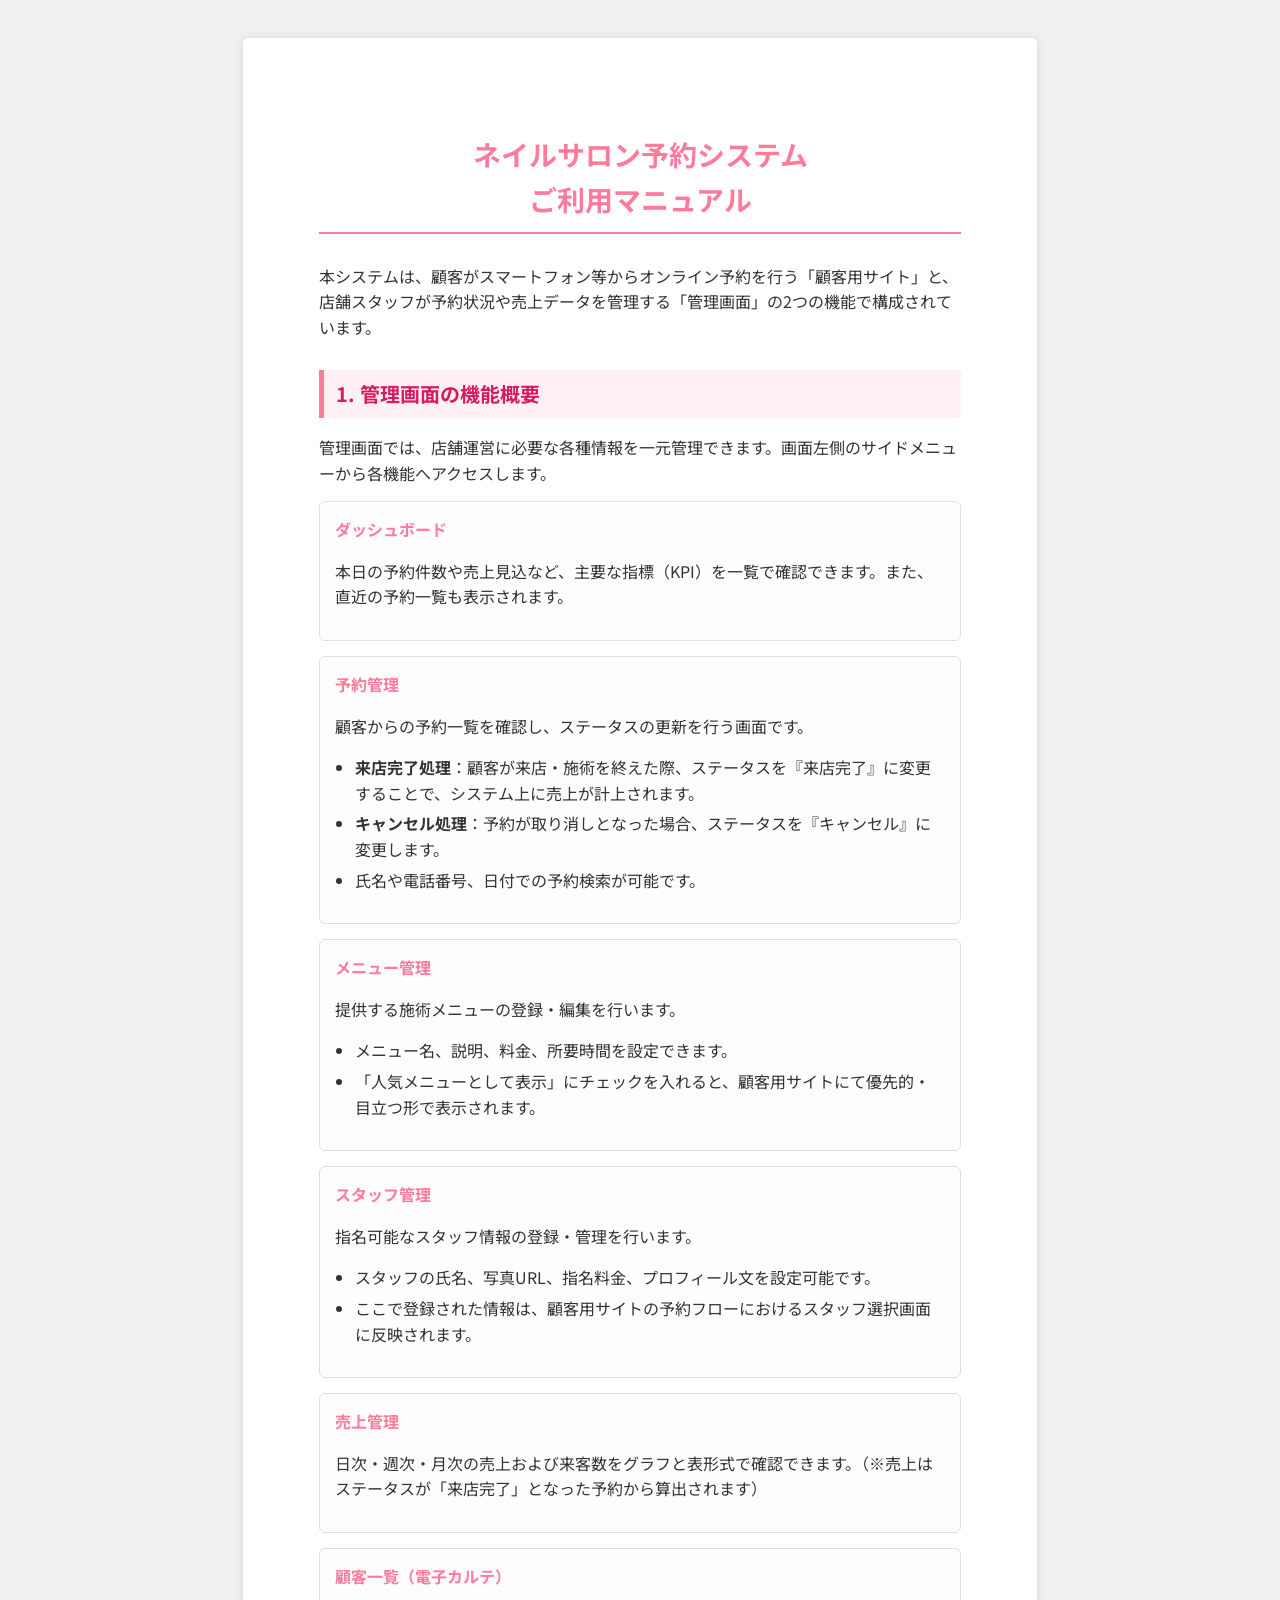
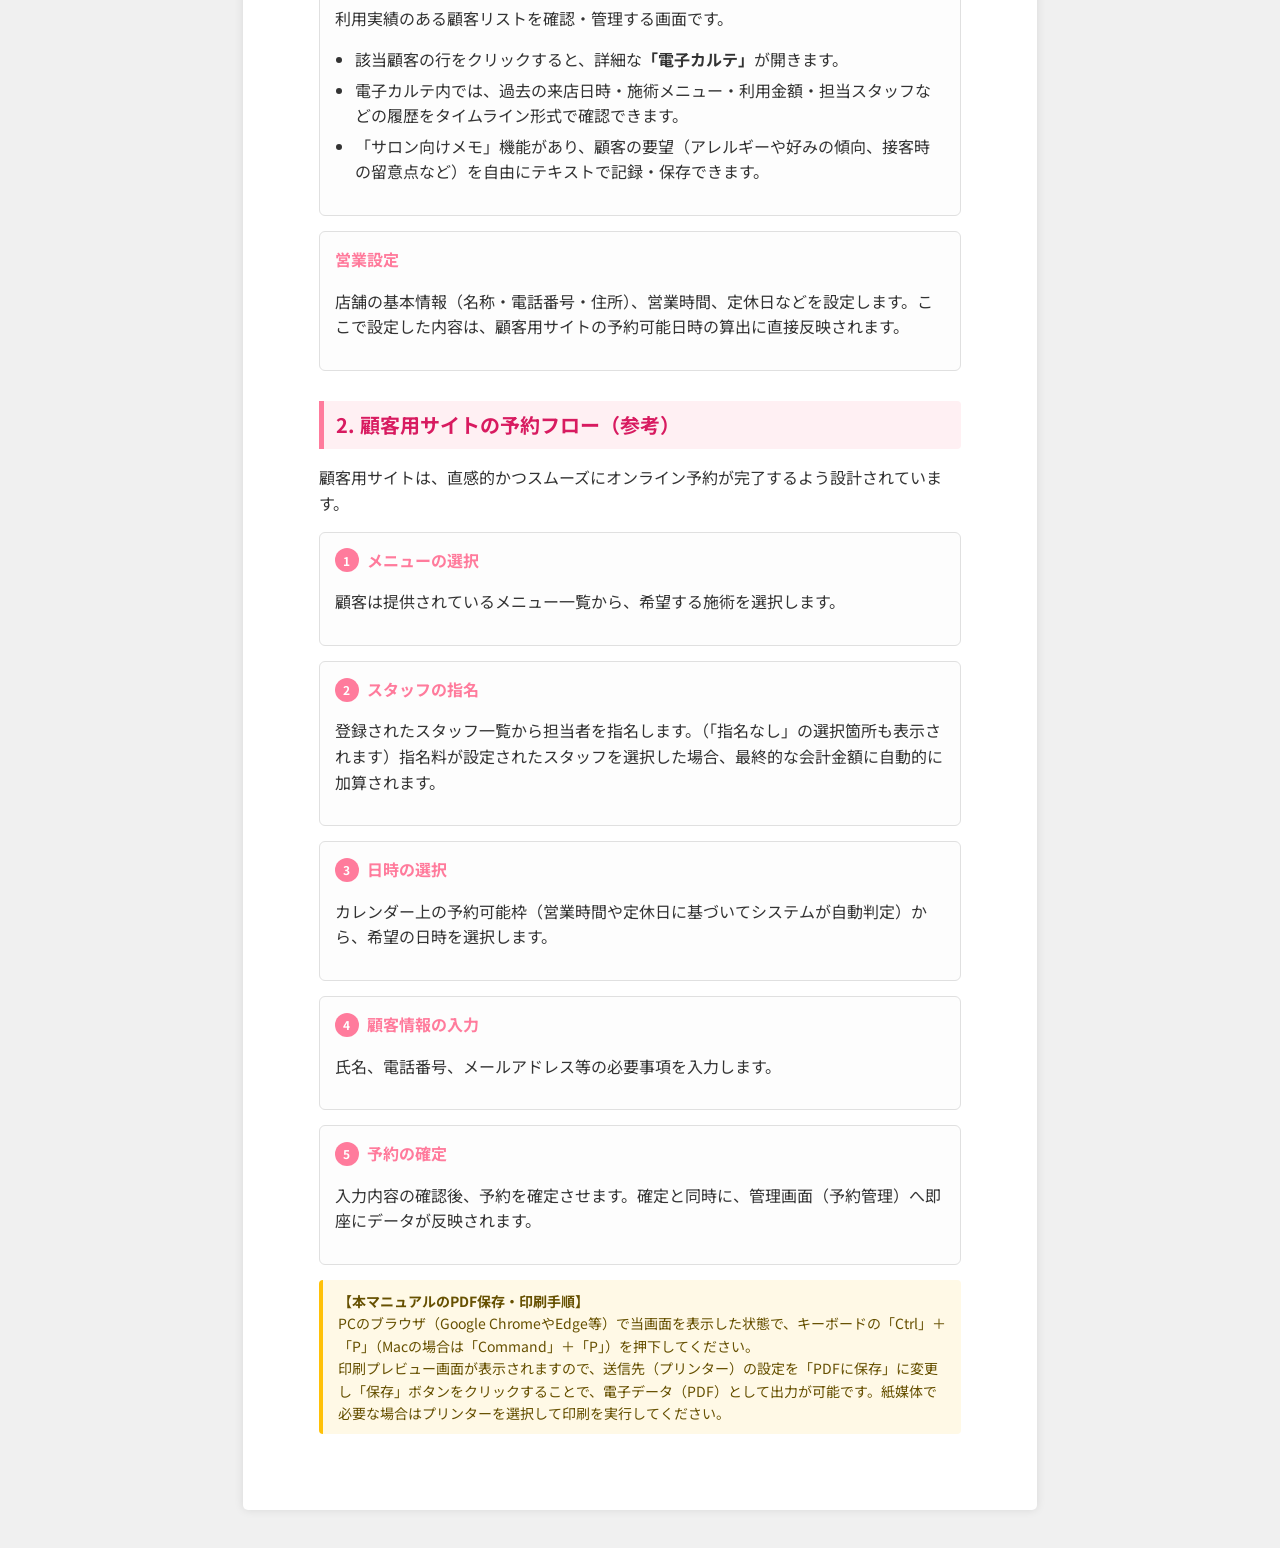
<file: manual.html>
<!DOCTYPE html>
<html lang="ja">

<head>
    <meta charset="UTF-8">
    <meta name="viewport" content="width=device-width, initial-scale=1.0">
    <title>ネイルサロン予約システム ご利用マニュアル</title>
    <link rel="preconnect" href="https://fonts.googleapis.com">
    <link rel="preconnect" href="https://fonts.gstatic.com" crossorigin>
    <link href="https://fonts.googleapis.com/css2?family=Noto+Sans+JP:wght@300;400;500;700&display=swap"
        rel="stylesheet">
    <style>
        /* PDF出力・印刷用のスタイル */
        :root {
            --primary: #FF7B9C;
            --text: #333333;
            --text-light: #666666;
            --border: #e0e0e0;
            --bg: #fdfdfd;
        }

        body {
            font-family: 'Noto Sans JP', sans-serif;
            color: var(--text);
            line-height: 1.6;
            margin: 0;
            padding: 0;
            background-color: #f0f0f0;
            /* ブラウザプレビュー用背景 */
        }

        /* A4サイズのページ設定 */
        .page {
            width: 210mm;
            min-height: 297mm;
            padding: 20mm;
            margin: 10mm auto;
            border-radius: 5px;
            background: white;
            box-shadow: 0 0 10px rgba(0, 0, 0, 0.1);
            box-sizing: border-box;
        }

        h1 {
            color: var(--primary);
            text-align: center;
            font-size: 28px;
            margin-bottom: 30px;
            border-bottom: 2px solid var(--primary);
            padding-bottom: 10px;
        }

        h2 {
            font-size: 20px;
            background-color: #fff0f3;
            color: #d81b60;
            padding: 8px 12px;
            border-left: 5px solid var(--primary);
            margin-top: 30px;
            border-radius: 0 4px 4px 0;
        }

        h3 {
            font-size: 16px;
            color: #d81b60;
            border-bottom: 1px dashed var(--border);
            padding-bottom: 4px;
            margin-top: 20px;
        }

        p {
            margin-bottom: 15px;
        }

        .step-box {
            border: 1px solid var(--border);
            border-radius: 6px;
            padding: 15px;
            margin-bottom: 15px;
            background-color: var(--bg);
        }

        .step-title {
            font-weight: bold;
            color: var(--primary);
            margin-bottom: 10px;
            display: flex;
            align-items: center;
            gap: 8px;
        }

        .step-number {
            display: inline-flex;
            justify-content: center;
            align-items: center;
            width: 24px;
            height: 24px;
            background-color: var(--primary);
            color: white;
            border-radius: 50%;
            font-size: 12px;
        }

        ul {
            padding-left: 20px;
            margin-bottom: 15px;
        }

        li {
            margin-bottom: 5px;
        }

        .note {
            background-color: #fff9e6;
            padding: 10px 15px;
            border-left: 4px solid #ffc107;
            border-radius: 4px;
            font-size: 14px;
            margin-top: 15px;
            color: #665000;
        }

        /* 印刷時の設定 */
        @media print {
            body {
                background-color: white;
                margin: 0;
                padding: 0;
                -webkit-print-color-adjust: exact;
                print-color-adjust: exact;
            }

            .page {
                margin: 0;
                padding: 15mm;
                border: none;
                border-radius: 0;
                box-shadow: none;
                width: 100%;
                min-height: auto;
            }

            /* ページ分割の制御 */
            h2 {
                page-break-after: avoid;
            }

            .step-box {
                page-break-inside: avoid;
            }
        }
    </style>
</head>

<body>

    <div class="page">
        <h1>ネイルサロン予約システム<br>ご利用マニュアル</h1>

        <p>本システムは、顧客がスマートフォン等からオンライン予約を行う「顧客用サイト」と、店舗スタッフが予約状況や売上データを管理する「管理画面」の2つの機能で構成されています。</p>

        <!-- ============================================== -->
        <h2>1. 管理画面の機能概要</h2>
        <p>管理画面では、店舗運営に必要な各種情報を一元管理できます。画面左側のサイドメニューから各機能へアクセスします。</p>

        <div class="step-box">
            <div class="step-title">ダッシュボード</div>
            <p>本日の予約件数や売上見込など、主要な指標（KPI）を一覧で確認できます。また、直近の予約一覧も表示されます。</p>
        </div>

        <div class="step-box">
            <div class="step-title">予約管理</div>
            <p>顧客からの予約一覧を確認し、ステータスの更新を行う画面です。</p>
            <ul>
                <li><strong>来店完了処理</strong>：顧客が来店・施術を終えた際、ステータスを『来店完了』に変更することで、システム上に売上が計上されます。</li>
                <li><strong>キャンセル処理</strong>：予約が取り消しとなった場合、ステータスを『キャンセル』に変更します。</li>
                <li>氏名や電話番号、日付での予約検索が可能です。</li>
            </ul>
        </div>

        <div class="step-box">
            <div class="step-title">メニュー管理</div>
            <p>提供する施術メニューの登録・編集を行います。</p>
            <ul>
                <li>メニュー名、説明、料金、所要時間を設定できます。</li>
                <li>「人気メニューとして表示」にチェックを入れると、顧客用サイトにて優先的・目立つ形で表示されます。</li>
            </ul>
        </div>

        <div class="step-box">
            <div class="step-title">スタッフ管理</div>
            <p>指名可能なスタッフ情報の登録・管理を行います。</p>
            <ul>
                <li>スタッフの氏名、写真URL、指名料金、プロフィール文を設定可能です。</li>
                <li>ここで登録された情報は、顧客用サイトの予約フローにおけるスタッフ選択画面に反映されます。</li>
            </ul>
        </div>

        <div class="step-box">
            <div class="step-title">売上管理</div>
            <p>日次・週次・月次の売上および来客数をグラフと表形式で確認できます。（※売上はステータスが「来店完了」となった予約から算出されます）</p>
        </div>

        <div class="step-box">
            <div class="step-title">顧客一覧（電子カルテ）</div>
            <p>利用実績のある顧客リストを確認・管理する画面です。</p>
            <ul>
                <li>該当顧客の行をクリックすると、詳細な<strong>「電子カルテ」</strong>が開きます。</li>
                <li>電子カルテ内では、過去の来店日時・施術メニュー・利用金額・担当スタッフなどの履歴をタイムライン形式で確認できます。</li>
                <li>「サロン向けメモ」機能があり、顧客の要望（アレルギーや好みの傾向、接客時の留意点など）を自由にテキストで記録・保存できます。</li>
            </ul>
        </div>

        <div class="step-box">
            <div class="step-title">営業設定</div>
            <p>店舗の基本情報（名称・電話番号・住所）、営業時間、定休日などを設定します。ここで設定した内容は、顧客用サイトの予約可能日時の算出に直接反映されます。</p>
        </div>

        <!-- ============================================== -->
        <h2>2. 顧客用サイトの予約フロー（参考）</h2>
        <p>顧客用サイトは、直感的かつスムーズにオンライン予約が完了するよう設計されています。</p>

        <div class="step-box">
            <div class="step-title"><span class="step-number">1</span> メニューの選択</div>
            <p>顧客は提供されているメニュー一覧から、希望する施術を選択します。</p>
        </div>

        <div class="step-box">
            <div class="step-title"><span class="step-number">2</span> スタッフの指名</div>
            <p>登録されたスタッフ一覧から担当者を指名します。（「指名なし」の選択箇所も表示されます）指名料が設定されたスタッフを選択した場合、最終的な会計金額に自動的に加算されます。</p>
        </div>

        <div class="step-box">
            <div class="step-title"><span class="step-number">3</span> 日時の選択</div>
            <p>カレンダー上の予約可能枠（営業時間や定休日に基づいてシステムが自動判定）から、希望の日時を選択します。</p>
        </div>

        <div class="step-box">
            <div class="step-title"><span class="step-number">4</span> 顧客情報の入力</div>
            <p>氏名、電話番号、メールアドレス等の必要事項を入力します。</p>
        </div>

        <div class="step-box">
            <div class="step-title"><span class="step-number">5</span> 予約の確定</div>
            <p>入力内容の確認後、予約を確定させます。確定と同時に、管理画面（予約管理）へ即座にデータが反映されます。</p>
        </div>

        <div class="note">
            <strong>【本マニュアルのPDF保存・印刷手順】</strong><br>
            PCのブラウザ（Google ChromeやEdge等）で当画面を表示した状態で、キーボードの「Ctrl」＋「P」（Macの場合は「Command」＋「P」）を押下してください。<br>
            印刷プレビュー画面が表示されますので、送信先（プリンター）の設定を「PDFに保存」に変更し「保存」ボタンをクリックすることで、電子データ（PDF）として出力が可能です。紙媒体で必要な場合はプリンターを選択して印刷を実行してください。
        </div>
    </div>

</body>

</html>
</file>
<file: styles.css>
/* ============================
   ビューティーNext - Botanical Spring
   ============================ */

/* --- CSS Variables --- */
:root {
    /* Botanical Spring Palette */
    --primary: #C47D8C;
    --primary-dark: #A56070;
    --primary-light: #ECD4D9;
    --primary-gradient: linear-gradient(135deg, #C47D8C 0%, #D498A3 100%);

    --accent: #7B9E7E;
    --accent-light: #C4DAC5;

    --success: #6E9E6E;
    --success-light: #EAF4EA;
    --danger: #C26060;
    --danger-light: #FAE8E8;
    --warning: #D28040;

    --bg: #F6F1EB;
    --bg-card: #FFFEFC;

    --text: #28201A;
    --text-secondary: #786B62;
    --text-light: #B5A59A;

    --border: #E4D8CF;
    --border-dark: #CFBFB4;

    --shadow-sm: 0 2px 10px rgba(42, 32, 26, 0.07);
    --shadow-md: 0 6px 28px rgba(42, 32, 26, 0.10);

    --radius-sm: 10px;
    --radius-md: 14px;
    --radius-lg: 20px;
    --radius-full: 9999px;

    --font: 'Noto Sans JP', 'Hiragino Kaku Gothic ProN', 'Meiryo', sans-serif;
    --font-serif: 'Cormorant Garamond', 'Shippori Mincho', serif;
    --header-h: 60px;
}

/* --- Reset --- */
*,
*::before,
*::after {
    box-sizing: border-box;
    margin: 0;
    padding: 0;
}

html {
    font-size: 16px;
    -webkit-text-size-adjust: 100%;
}

body {
    font-family: var(--font);
    background: var(--bg);
    color: var(--text);
    min-height: 100dvh;
    -webkit-tap-highlight-color: transparent;
    overflow-x: hidden;
}

/* --- Utilities --- */
.hidden {
    display: none !important;
}


/* --- Header --- */
.app-header {
    position: fixed;
    top: 0;
    left: 0;
    right: 0;
    height: calc(var(--header-h) + env(safe-area-inset-top, 0px));
    padding-top: env(safe-area-inset-top, 0px);
    background: var(--bg);
    z-index: 100;
    border-bottom: 1px solid var(--border);
    box-shadow: 0 1px 12px rgba(42, 32, 26, 0.06);
    position: fixed;
}

/* Botanical gradient accent line at bottom of header */
.app-header::after {
    content: '';
    position: absolute;
    bottom: 0;
    left: 0;
    right: 0;
    height: 2px;
    background: linear-gradient(90deg, transparent 0%, var(--primary-light) 30%, var(--accent-light) 70%, transparent 100%);
    pointer-events: none;
}

.header-inner {
    max-width: 600px;
    margin: 0 auto;
    height: 100%;
    display: flex;
    align-items: center;
    justify-content: space-between;
    padding: 0 20px;
}

.header-logo {
    display: flex;
    align-items: center;
    gap: 8px;
    cursor: pointer;
    -webkit-tap-highlight-color: transparent;
}

.header-logo h1 {
    font-size: 20px;
    font-weight: 400;
    font-family: var(--font-serif);
    color: var(--text);
    letter-spacing: 1px;
}

.btn-header-action {
    background: transparent;
    color: var(--text-secondary);
    border: 1px solid var(--border-dark);
    border-radius: var(--radius-full);
    padding: 7px 16px;
    font-size: 13px;
    font-weight: 500;
    font-family: var(--font);
    cursor: pointer;
    transition: all 0.2s ease;
    -webkit-tap-highlight-color: transparent;
    letter-spacing: 0.3px;
}

.btn-header-action:active,
.btn-header-action:hover {
    background: var(--primary-light);
    border-color: var(--primary-light);
    color: var(--primary-dark);
}

/* --- Step Bar --- */
.step-bar {
    position: fixed;
    top: calc(var(--header-h) + env(safe-area-inset-top, 0px));
    left: 0;
    right: 0;
    background: var(--bg-card);
    z-index: 90;
    border-bottom: 1px solid var(--border);
    box-shadow: 0 1px 6px rgba(42, 32, 26, 0.04);
    height: 52px;
}

.step-bar.hidden {
    display: none;
}

.step-bar-inner {
    max-width: 600px;
    margin: 0 auto;
    display: flex;
    align-items: center;
    justify-content: center;
    padding: 8px 8px;
    height: 100%;
    gap: 0;
    overflow: hidden;
}

.step {
    display: flex;
    flex-direction: column;
    align-items: center;
    gap: 2px;
    flex-shrink: 1;
    min-width: 0;
}

.step-num {
    width: 24px;
    height: 24px;
    border-radius: 50%;
    background: transparent;
    border: 1.5px solid var(--border-dark);
    color: var(--text-light);
    font-size: 11px;
    font-weight: 600;
    display: flex;
    align-items: center;
    justify-content: center;
    transition: all 0.35s cubic-bezier(0.4, 0, 0.2, 1);
}

.step-label {
    font-size: 9px;
    color: var(--text-light);
    font-weight: 500;
    white-space: nowrap;
    transition: color 0.3s ease;
}

.step.active .step-num {
    background: var(--primary);
    border-color: var(--primary);
    color: #fff;
    box-shadow: 0 2px 8px rgba(196, 125, 140, 0.35);
}

.step.active .step-label {
    color: var(--primary);
    font-weight: 700;
}

.step.completed .step-num {
    background: var(--accent);
    border-color: var(--accent);
    color: #fff;
}

.step.completed .step-label {
    color: var(--accent);
}

.step-line {
    flex: 0 1 16px;
    height: 1.5px;
    background: var(--border);
    min-width: 4px;
    max-width: 24px;
    margin-top: -10px;
    transition: background 0.3s ease;
}

/* --- Main Content --- */
.main-content {
    max-width: 600px;
    margin: 0 auto;
    padding: calc(var(--header-h) + env(safe-area-inset-top, 0px) + 20px) 16px 36px;
    position: relative;
    z-index: 1;
}

.main-content.has-steps {
    padding-top: calc(var(--header-h) + env(safe-area-inset-top, 0px) + 52px + 20px);
}

/* --- Screen Sections --- */
.screen {
    display: none;
    position: relative;
    z-index: 1;
    padding-bottom: 80px;
}

.screen.active {
    display: block;
    animation: screenFadeIn 0.42s cubic-bezier(0.4, 0, 0.2, 1);
}

@keyframes screenFadeIn {
    from {
        opacity: 0;
        transform: translateY(14px);
    }

    to {
        opacity: 1;
        transform: translateY(0);
    }
}

/* Legacy alias */
@keyframes fadeIn {
    from {
        opacity: 0;
        transform: translateY(8px);
    }

    to {
        opacity: 1;
        transform: translateY(0);
    }
}

.screen-header {
    display: flex;
    align-items: center;
    gap: 12px;
    margin-bottom: 20px;
    padding-bottom: 14px;
    border-bottom: 1px solid var(--border);
}

.screen-header h2 {
    font-size: 17px;
    font-weight: 600;
    color: var(--text);
    flex: 1;
    letter-spacing: 0.3px;
}

.btn-back {
    background: none;
    border: 1px solid var(--border-dark);
    border-radius: var(--radius-full);
    color: var(--text-secondary);
    font-size: 13px;
    font-weight: 500;
    font-family: var(--font);
    cursor: pointer;
    white-space: nowrap;
    padding: 7px 14px;
    transition: all 0.2s ease;
    -webkit-tap-highlight-color: transparent;
}

.btn-back:active,
.btn-back:hover {
    background: var(--primary-light);
    border-color: var(--primary-light);
    color: var(--primary-dark);
}

/* --- Shop Card --- */
.shop-card {
    background: var(--bg-card);
    border-radius: var(--radius-md);
    box-shadow: var(--shadow-sm);
    overflow: hidden;
    margin-bottom: 24px;
    border: 1px solid var(--border);
    transition: box-shadow 0.3s ease;
}

.shop-card-header {
    background: linear-gradient(135deg, #F2EDE6 0%, #F6F1EC 100%);
    padding: 18px 20px;
    display: flex;
    align-items: center;
    gap: 10px;
    position: relative;
    border-bottom: 1px solid var(--border);
}

/* Decorative petal motif */
.shop-card-header::after {
    content: '';
    position: absolute;
    right: 20px;
    top: 50%;
    transform: translateY(-50%);
    width: 36px;
    height: 36px;
    background: radial-gradient(ellipse at center, var(--primary-light) 0%, transparent 70%);
    border-radius: 50%;
    opacity: 0.7;
    pointer-events: none;
}

.shop-card-header h2 {
    font-size: 19px;
    font-weight: 600;
    font-family: var(--font-serif);
    color: var(--text);
    letter-spacing: 0.5px;
}

.shop-card-body {
    padding: 16px 20px;
    display: flex;
    flex-direction: column;
    gap: 10px;
}

.shop-info-row {
    display: flex;
    align-items: flex-start;
    gap: 10px;
    font-size: 14px;
    color: var(--text);
    line-height: 1.5;
}

.info-icon {
    flex-shrink: 0;
    font-size: 15px;
    line-height: 1.5;
    display: flex;
    align-items: center;
}

.shop-info-svg {
    width: 16px;
    height: 16px;
    stroke: var(--primary);
}

/* --- Section Title --- */
.section-title {
    font-size: 17px;
    font-weight: 600;
    margin-bottom: 14px;
    padding-left: 2px;
    color: var(--text);
    font-family: var(--font-serif);
    letter-spacing: 0.3px;
}

/* --- Menu List --- */
.menu-list {
    display: flex;
    flex-direction: column;
    gap: 12px;
}

.menu-card {
    background: var(--bg-card);
    border-radius: var(--radius-md);
    box-shadow: var(--shadow-sm);
    padding: 18px;
    border: 1px solid var(--border);
    border-left: 3px solid var(--primary-light);
    transition: transform 0.25s ease, box-shadow 0.25s ease, border-left-color 0.25s ease;
    position: relative;
    overflow: hidden;
}

.menu-card:hover {
    border-left-color: var(--primary);
    box-shadow: var(--shadow-md);
    transform: translateY(-1px);
}

.menu-card:active {
    transform: scale(0.985);
    box-shadow: var(--shadow-sm);
}

.menu-card-top {
    display: flex;
    justify-content: space-between;
    align-items: flex-start;
    gap: 8px;
    margin-bottom: 8px;
}

.menu-name {
    font-size: 16px;
    font-weight: 600;
    color: var(--text);
    letter-spacing: 0.2px;
}

.popular-badge {
    background: linear-gradient(135deg, #D4A840, #C48830);
    color: #fff;
    font-size: 10px;
    font-weight: 700;
    padding: 3px 9px;
    border-radius: var(--radius-full);
    white-space: nowrap;
    box-shadow: 0 1px 4px rgba(196, 136, 48, 0.3);
    letter-spacing: 0.3px;
}

.menu-desc {
    font-size: 13px;
    color: var(--text-secondary);
    margin-bottom: 12px;
    line-height: 1.6;
}

.menu-meta {
    display: flex;
    align-items: center;
    gap: 16px;
    margin-bottom: 14px;
}

.menu-duration,
.menu-price {
    font-size: 13px;
    color: var(--text-secondary);
}

.menu-price {
    font-weight: 700;
    color: var(--primary);
    font-size: 16px;
}

.btn-select-menu {
    width: 100%;
    background: var(--primary-gradient);
    color: #fff;
    border: none;
    border-radius: var(--radius-sm);
    padding: 12px;
    font-size: 14px;
    font-weight: 600;
    font-family: var(--font);
    cursor: pointer;
    transition: transform 0.2s ease, box-shadow 0.2s ease;
    box-shadow: 0 3px 12px rgba(196, 125, 140, 0.22);
    letter-spacing: 0.3px;
}

.btn-select-menu:hover {
    transform: translateY(-1px);
    box-shadow: 0 5px 18px rgba(196, 125, 140, 0.32);
}

.btn-select-menu:active {
    transform: scale(0.97);
    box-shadow: 0 1px 6px rgba(196, 125, 140, 0.2);
}

/* --- Selected Summary (breadcrumb) --- */
.selected-summary {
    background: var(--primary-light);
    color: var(--primary-dark);
    border-radius: var(--radius-sm);
    padding: 10px 14px;
    font-size: 13px;
    font-weight: 500;
    margin-bottom: 18px;
    display: flex;
    align-items: center;
    gap: 8px;
    border-left: 3px solid var(--primary);
}

/* --- Staff Selection Grid --- */
.staff-selection-grid {
    display: grid;
    grid-template-columns: 1fr;
    gap: 14px;
    margin-bottom: 24px;
}

.staff-selection-card {
    background: var(--bg-card);
    border: 1px solid var(--border);
    border-radius: var(--radius-md);
    padding: 16px;
    display: flex;
    align-items: center;
    gap: 16px;
    box-shadow: var(--shadow-sm);
    transition: transform 0.25s ease, box-shadow 0.25s ease, border-color 0.25s ease;
    cursor: pointer;
}

.staff-selection-card:hover {
    border-color: var(--primary-light);
    box-shadow: var(--shadow-md);
    transform: translateY(-1px);
}

.staff-selection-card:active {
    transform: scale(0.985);
}

.staff-selection-card.selected {
    border-color: var(--primary);
    background: linear-gradient(135deg, #FCF5F6 0%, #FFFDF9 100%);
    box-shadow: 0 2px 12px rgba(196, 125, 140, 0.15);
}

.staff-selection-avatar {
    width: 64px;
    height: 64px;
    border-radius: 50%;
    object-fit: cover;
    border: 2px solid var(--border);
    transition: border-color 0.25s ease;
}

.staff-selection-card.selected .staff-selection-avatar {
    border-color: var(--primary-light);
}

.staff-selection-info {
    flex: 1;
}

.staff-selection-name {
    font-size: 15px;
    font-weight: 600;
    color: var(--text);
    margin-bottom: 4px;
    letter-spacing: 0.2px;
}

.staff-selection-fee {
    font-size: 13px;
    color: var(--primary);
    font-weight: 600;
}

.staff-selection-desc {
    font-size: 12px;
    color: var(--text-secondary);
    margin-top: 6px;
    line-height: 1.5;
    display: -webkit-box;
    -webkit-line-clamp: 2;
    line-clamp: 2;
    -webkit-box-orient: vertical;
    overflow: hidden;
}

.btn-select-staff {
    background: var(--primary-gradient);
    color: #fff;
    border: none;
    border-radius: var(--radius-full);
    padding: 8px 16px;
    font-size: 13px;
    font-weight: 600;
    cursor: pointer;
    box-shadow: 0 2px 8px rgba(196, 125, 140, 0.22);
    transition: all 0.2s ease;
    white-space: nowrap;
}

.btn-select-staff:hover {
    transform: translateY(-1px);
    box-shadow: 0 4px 12px rgba(196, 125, 140, 0.32);
}

/* ====================== */
/* === HPB Week Grid  === */
/* ====================== */
.week-grid-container {
    background: var(--bg-card);
    border-radius: var(--radius-md);
    box-shadow: var(--shadow-sm);
    border: 1px solid var(--border);
    overflow: hidden;
}

.week-nav {
    display: flex;
    justify-content: space-between;
    align-items: center;
    padding: 10px 14px;
    background: linear-gradient(135deg, #F2EDE6 0%, #F5F0EC 100%);
    border-bottom: 1px solid var(--border);
}

.btn-week-nav {
    background: var(--bg-card);
    border: 1px solid var(--border-dark);
    border-radius: var(--radius-sm);
    padding: 8px 14px;
    font-size: 12px;
    font-weight: 600;
    font-family: var(--font);
    color: var(--text-secondary);
    cursor: pointer;
    transition: all 0.2s ease;
    -webkit-tap-highlight-color: transparent;
    letter-spacing: 0.2px;
}

.btn-week-nav:hover {
    background: var(--primary-light);
    border-color: var(--primary-light);
    color: var(--primary-dark);
}

.btn-week-nav:active {
    background: var(--primary-light);
    transform: scale(0.97);
}

.btn-week-nav:disabled {
    opacity: 0.3;
    cursor: not-allowed;
    transform: none;
}

.week-grid-wrapper {
    overflow-x: auto;
    -webkit-overflow-scrolling: touch;
}

.week-grid {
    display: grid;
    min-width: 600px;
}

.week-grid-header {
    display: contents;
}

.wg-corner {
    background: #F5EFE8;
    border-right: 1px solid var(--border);
    border-bottom: 2px solid var(--border);
    padding: 6px;
    font-size: 11px;
    font-weight: 600;
    color: var(--text-secondary);
    text-align: center;
    position: sticky;
    left: 0;
    z-index: 2;
}

.wg-date-header {
    border-bottom: 2px solid var(--border);
    border-right: 1px solid var(--border);
    padding: 4px 2px;
    text-align: center;
    font-size: 12px;
    font-weight: 600;
    background: #F5EFE8;
    display: flex;
    flex-direction: column;
    align-items: center;
    justify-content: center;
}

.wg-date-header.sunday {
    color: #C26060;
    background: #FDF2F2;
}

.wg-date-header.saturday {
    color: #6080C2;
    background: #F2F4FD;
}

.wg-date-header.holiday {
    background: #F5F0EB;
    color: var(--text-light);
}

.wg-month-label {
    font-size: 10px;
    line-height: 1.2;
    color: var(--text-secondary);
    display: block;
    min-height: 24px;
}

.wg-date-header .wg-date-num {
    font-size: 14px;
    font-weight: 700;
    display: block;
    line-height: 1.2;
}

.wg-date-header .wg-date-dow {
    font-size: 10px;
    line-height: 1.2;
}

.wg-time-label {
    background: #F5EFE8;
    border-right: 1px solid var(--border);
    border-bottom: 1px solid var(--border);
    padding: 6px 8px;
    font-size: 13px;
    font-weight: 600;
    color: var(--text);
    text-align: center;
    position: sticky;
    left: 0;
    z-index: 1;
    white-space: nowrap;
}

.wg-cell {
    border-right: 1px solid var(--border);
    border-bottom: 1px solid var(--border);
    display: flex;
    align-items: center;
    justify-content: center;
    padding: 4px;
    min-height: 38px;
}

.wg-cell-btn {
    width: 100%;
    height: 100%;
    border: none;
    background: none;
    font-family: var(--font);
    font-size: 17px;
    cursor: pointer;
    display: flex;
    align-items: center;
    justify-content: center;
    border-radius: 6px;
    transition: all 0.18s ease;
    min-height: 32px;
    -webkit-tap-highlight-color: transparent;
}

/* Available slots: sage green (botanical) */
.wg-cell-btn.available {
    color: var(--accent);
    font-weight: 700;
}

.wg-cell-btn.available:hover {
    background: var(--accent-light);
    transform: scale(1.05);
}

.wg-cell-btn.available:active {
    background: var(--accent);
    color: #fff;
    transform: scale(0.92);
}

.wg-cell-btn.unavailable {
    color: var(--text-light);
    cursor: not-allowed;
    font-size: 14px;
}

.wg-cell-btn.selected {
    background: var(--primary) !important;
    color: #fff !important;
    border-radius: 7px;
    box-shadow: 0 2px 8px rgba(196, 125, 140, 0.35);
}

.wg-cell.holiday-col {
    background: #FAF5EF;
}

.wg-holiday-text {
    writing-mode: vertical-rl;
    text-orientation: mixed;
    font-size: 12px;
    color: var(--text-light);
    font-weight: 600;
    letter-spacing: 4px;
}

.wg-time-label-right {
    background: #F5EFE8;
    border-bottom: 1px solid var(--border);
    padding: 6px 8px;
    font-size: 13px;
    font-weight: 600;
    color: var(--text);
    text-align: center;
    white-space: nowrap;
}

/* --- Forms --- */
.form-info,
.form-settings {
    display: flex;
    flex-direction: column;
    gap: 20px;
}

.form-group {
    display: flex;
    flex-direction: column;
    gap: 7px;
}

.form-group label {
    font-size: 14px;
    font-weight: 600;
    color: var(--text);
    letter-spacing: 0.2px;
}

.required {
    background: var(--danger);
    color: #fff;
    font-size: 10px;
    padding: 1px 6px;
    border-radius: var(--radius-full);
    font-weight: 700;
    margin-left: 4px;
}

.optional {
    background: var(--text-light);
    color: #fff;
    font-size: 10px;
    padding: 1px 6px;
    border-radius: var(--radius-full);
    font-weight: 700;
    margin-left: 4px;
}

input[type="text"],
input[type="tel"],
input[type="email"],
input[type="number"],
input[type="time"],
select,
textarea {
    width: 100%;
    padding: 12px 14px;
    border: 1.5px solid var(--border-dark);
    border-radius: var(--radius-sm);
    font-size: 15px;
    font-family: var(--font);
    color: var(--text);
    background: var(--bg-card);
    transition: border-color 0.25s ease, box-shadow 0.25s ease;
    -webkit-appearance: none;
    appearance: none;
}

input:focus,
select:focus,
textarea:focus {
    outline: none;
    border-color: var(--primary);
    box-shadow: 0 0 0 3px rgba(196, 125, 140, 0.14);
}

input.error,
textarea.error {
    border-color: var(--danger);
    box-shadow: 0 0 0 3px rgba(194, 96, 96, 0.1);
}

.form-error {
    font-size: 12px;
    color: var(--danger);
    min-height: 0;
}

.radio-group {
    display: flex;
    gap: 16px;
    flex-wrap: wrap;
}

.radio-label {
    display: flex;
    align-items: center;
    gap: 6px;
    font-size: 14px;
    cursor: pointer;
    padding: 6px 0;
}

.radio-label input[type="radio"] {
    width: 18px;
    height: 18px;
    accent-color: var(--primary);
}

.checkbox-group {
    margin-top: 4px;
}

.checkbox-label {
    display: flex;
    align-items: flex-start;
    gap: 10px;
    font-size: 14px;
    cursor: pointer;
    padding: 4px 0;
}

.checkbox-label input[type="checkbox"] {
    width: 20px;
    height: 20px;
    accent-color: var(--primary);
    flex-shrink: 0;
    margin-top: 2px;
}

.cancel-policy {
    font-size: 12px;
    color: var(--text-secondary);
    background: #FBF6EF;
    padding: 10px 12px;
    border-radius: var(--radius-sm);
    line-height: 1.6;
    margin-top: 4px;
    border-left: 2px solid var(--border-dark);
}

.checkbox-row {
    display: flex;
    flex-wrap: wrap;
    gap: 8px;
}

/* --- Note Section --- */
.note-section {
    display: flex;
    flex-direction: column;
    gap: 16px;
}

.note-hint {
    font-size: 14px;
    font-weight: 600;
    color: var(--text-secondary);
    letter-spacing: 0.2px;
}

.note-chips {
    display: flex;
    flex-wrap: wrap;
    gap: 8px;
}

/* Chips: botanical green style */
.chip {
    background: #F3F7F3;
    border: 1px solid var(--accent-light);
    border-radius: var(--radius-full);
    padding: 10px 16px;
    font-size: 14px;
    font-family: var(--font);
    color: #5A8060;
    cursor: pointer;
    transition: all 0.2s ease;
    white-space: nowrap;
    position: relative;
    z-index: 1000;
    -webkit-tap-highlight-color: transparent;
    user-select: none;
    letter-spacing: 0.2px;
}

.chip:hover {
    background: var(--accent-light);
    transform: translateY(-1px);
    box-shadow: 0 2px 6px rgba(123, 158, 126, 0.2);
}

.chip:active {
    transform: translateY(0);
    box-shadow: none;
}

.chip.active {
    background: var(--accent);
    color: #fff;
    border-color: var(--accent);
    box-shadow: 0 2px 8px rgba(123, 158, 126, 0.3);
}

.char-count {
    text-align: right;
    font-size: 12px;
    color: var(--text-light);
}

/* --- Buttons --- */
.btn-primary {
    background: var(--primary-gradient);
    color: #fff;
    border: none;
    border-radius: var(--radius-sm);
    padding: 14px;
    font-size: 16px;
    font-weight: 600;
    font-family: var(--font);
    cursor: pointer;
    transition: transform 0.2s ease, box-shadow 0.2s ease;
    box-shadow: 0 3px 14px rgba(196, 125, 140, 0.24);
    letter-spacing: 0.3px;
}

.btn-primary:hover {
    transform: translateY(-1px);
    box-shadow: 0 5px 20px rgba(196, 125, 140, 0.34);
}

.btn-primary:active {
    transform: scale(0.97);
    box-shadow: 0 1px 6px rgba(196, 125, 140, 0.2);
}

.btn-secondary {
    background: transparent;
    color: var(--primary);
    border: 1.5px solid var(--primary-light);
    border-radius: var(--radius-sm);
    padding: 12px;
    font-size: 15px;
    font-weight: 600;
    font-family: var(--font);
    cursor: pointer;
    transition: all 0.2s ease;
    letter-spacing: 0.2px;
}

.btn-secondary:hover {
    background: var(--primary-light);
    border-color: var(--primary-light);
}

.btn-secondary:active {
    background: var(--primary-light);
    transform: scale(0.98);
}

/* Gallery / Design button override */
#btn-to-gallery {
    background: var(--primary-gradient) !important;
    color: #fff !important;
    border: none !important;
    font-weight: 600 !important;
    box-shadow: 0 3px 14px rgba(196, 125, 140, 0.24) !important;
    letter-spacing: 0.3px;
    border-radius: var(--radius-sm) !important;
    transition: transform 0.2s ease, box-shadow 0.2s ease !important;
}

#btn-to-gallery:hover {
    transform: translateY(-1px) !important;
    box-shadow: 0 5px 20px rgba(196, 125, 140, 0.34) !important;
}

.btn-full {
    width: 100%;
    display: block;
}

.btn-confirm {
    font-size: 17px;
    padding: 16px;
    margin-top: 16px;
    animation: softPulse 2.5s ease-in-out infinite;
}

@keyframes softPulse {
    0%, 100% {
        box-shadow: 0 3px 14px rgba(196, 125, 140, 0.24);
    }

    50% {
        box-shadow: 0 5px 22px rgba(196, 125, 140, 0.42);
    }
}

/* Legacy pulse alias */
@keyframes pulse {
    0%, 100% {
        box-shadow: 0 3px 14px rgba(196, 125, 140, 0.24);
    }

    50% {
        box-shadow: 0 5px 22px rgba(196, 125, 140, 0.42);
    }
}

/* --- Confirm Card --- */
.confirm-card {
    background: var(--bg-card);
    border-radius: var(--radius-md);
    box-shadow: var(--shadow-sm);
    border: 1px solid var(--border);
    overflow: hidden;
}

.confirm-section {
    padding: 14px 18px;
    border-bottom: 1px solid var(--border);
    transition: background 0.2s ease;
}

.confirm-section:last-child {
    border-bottom: none;
}

.confirm-section:hover {
    background: #FDFAF6;
}

.confirm-section h3 {
    font-size: 12px;
    font-weight: 600;
    color: var(--text-light);
    margin-bottom: 6px;
    letter-spacing: 0.5px;
    text-transform: uppercase;
    display: flex;
    align-items: center;
    gap: 6px;
}

.confirm-icon {
    width: 15px;
    height: 15px;
    flex-shrink: 0;
    stroke: var(--primary);
}

.confirm-section p {
    font-size: 15px;
    color: var(--text);
    line-height: 1.65;
}

.confirm-section .sub-info {
    font-size: 13px;
    color: var(--text-secondary);
    margin-top: 2px;
}

/* --- Done Screen --- */
.done-container {
    position: relative;
    text-align: center;
    padding: 44px 24px;
    display: flex;
    flex-direction: column;
    gap: 16px;
    align-items: center;
    background: var(--bg-card);
    border-radius: var(--radius-lg);
    box-shadow: 0 6px 32px rgba(42, 32, 26, 0.08);
    margin: 10px 0;
    overflow: hidden;
    border: 1px solid var(--border);
}

/* Subtle botanical watermark in done container */
.done-container::before {
    content: '';
    position: absolute;
    top: -30px;
    right: -30px;
    width: 140px;
    height: 140px;
    background: radial-gradient(ellipse at center, var(--primary-light) 0%, transparent 70%);
    opacity: 0.5;
    border-radius: 50%;
    pointer-events: none;
}

.done-container::after {
    content: '';
    position: absolute;
    bottom: -20px;
    left: -20px;
    width: 100px;
    height: 100px;
    background: radial-gradient(ellipse at center, var(--accent-light) 0%, transparent 70%);
    opacity: 0.4;
    border-radius: 50%;
    pointer-events: none;
}

.done-icon {
    position: relative;
    z-index: 1;
    animation: bloomIn 0.7s cubic-bezier(0.34, 1.56, 0.64, 1) forwards;
}

.done-icon.pop-animation {
    animation: bloomIn 0.7s cubic-bezier(0.34, 1.56, 0.64, 1) forwards;
}

.done-calendar-svg {
    width: 80px;
    height: 80px;
}

@keyframes bloomIn {
    0% { transform: scale(0) rotate(-10deg); opacity: 0; }
    60% { transform: scale(1.15) rotate(4deg); opacity: 1; }
    100% { transform: scale(1) rotate(0deg); opacity: 1; }
}

/* Calendar check animation */
.cal-check-bg {
    animation: calCheckBgIn 0.4s ease-out 0.8s forwards;
}

@keyframes calCheckBgIn {
    0% { opacity: 0; r: 0; }
    100% { opacity: 1; r: 12; }
}

.cal-check {
    animation: calCheckDraw 0.5s ease-out 1.0s forwards;
}

@keyframes calCheckDraw {
    to { stroke-dashoffset: 0; }
}

.done-container h2 {
    font-size: 21px;
    font-weight: 600;
    color: var(--text);
    font-family: var(--font-serif);
    letter-spacing: 0.5px;
    position: relative;
    z-index: 1;
}

.done-message {
    font-size: 15px;
    color: var(--primary);
    font-weight: 500;
    position: relative;
    z-index: 1;
    letter-spacing: 0.3px;
}

.done-summary {
    background: #FDFAF6;
    border-radius: var(--radius-md);
    box-shadow: none;
    border: 1px solid var(--border);
    padding: 16px 20px;
    text-align: left;
    width: 100%;
    font-size: 14px;
    line-height: 1.85;
    position: relative;
    z-index: 1;
    color: var(--text-secondary);
}

.done-sum-icon {
    width: 14px;
    height: 14px;
    vertical-align: -2px;
    stroke: var(--primary);
}

/* --- Confetti removed (was buggy) --- */

/* ==================== */
/* === MyPage Style === */
/* ==================== */
.mypage-login-card {
    background: var(--bg-card);
    border-radius: var(--radius-md);
    box-shadow: var(--shadow-sm);
    border: 1px solid var(--border);
    padding: 28px 22px;
    display: flex;
    flex-direction: column;
    gap: 16px;
}

.mypage-login-card h3 {
    font-size: 20px;
    font-weight: 400;
    text-align: center;
    color: var(--text);
    font-family: var(--font-serif);
    letter-spacing: 0.5px;
}

/* Auth Tabs */
.auth-tabs {
    display: flex;
    border-radius: var(--radius-md);
    overflow: hidden;
    border: 1px solid var(--border);
}

.auth-tab {
    flex: 1;
    padding: 12px 0;
    font-size: 14px;
    font-weight: 600;
    text-align: center;
    border: none;
    background: var(--bg);
    color: var(--text-secondary);
    cursor: pointer;
    transition: all 0.25s ease;
}

.auth-tab.active {
    background: var(--primary);
    color: #fff;
}

.login-desc {
    font-size: 13px;
    color: var(--text-secondary);
    text-align: center;
    line-height: 1.6;
}

.mypage-content.hidden {
    display: none;
}

.mypage-user-info {
    display: flex;
    justify-content: space-between;
    align-items: center;
    background: linear-gradient(135deg, #F2EDE6 0%, #F6F1EC 100%);
    padding: 16px 18px;
    border-radius: var(--radius-md);
    margin-bottom: 20px;
    border: 1px solid var(--border);
}

.mypage-user-name {
    font-size: 16px;
    font-weight: 600;
    color: var(--text);
    letter-spacing: 0.2px;
}

.btn-logout {
    background: none;
    border: 1px solid var(--border-dark);
    border-radius: var(--radius-sm);
    padding: 6px 14px;
    font-size: 12px;
    font-weight: 600;
    font-family: var(--font);
    color: var(--text-secondary);
    cursor: pointer;
    transition: all 0.2s ease;
}

.btn-logout:hover {
    background: var(--bg);
}

.btn-logout:active {
    background: var(--border);
}

.mypage-section-title {
    font-size: 16px;
    font-weight: 600;
    margin-bottom: 12px;
    padding-left: 2px;
    color: var(--text);
    font-family: var(--font-serif);
    letter-spacing: 0.3px;
}

.mypage-res-card {
    background: var(--bg-card);
    border-radius: var(--radius-sm);
    border: 1px solid var(--border);
    padding: 14px;
    cursor: pointer;
    transition: transform 0.2s ease, box-shadow 0.2s ease;
}

.mypage-res-card:hover {
    box-shadow: var(--shadow-sm);
    transform: translateY(-1px);
}

.mypage-res-card:active {
    transform: scale(0.985);
}

.mypage-res-top {
    display: flex;
    justify-content: space-between;
    align-items: center;
    margin-bottom: 6px;
}

.mypage-res-menu {
    font-size: 15px;
    font-weight: 600;
    color: var(--text);
    letter-spacing: 0.2px;
}

.mypage-res-info {
    font-size: 13px;
    color: var(--text-secondary);
    line-height: 1.65;
}

.mypage-empty {
    text-align: center;
    padding: 40px 0;
    color: var(--text-secondary);
    font-size: 14px;
}

/* --- Admin --- */
.admin-tabs {
    display: flex;
    gap: 0;
    margin-bottom: 16px;
    background: var(--border);
    border-radius: var(--radius-sm);
    padding: 3px;
}

.admin-tab {
    flex: 1;
    padding: 10px;
    border: none;
    background: transparent;
    font-size: 14px;
    font-weight: 600;
    font-family: var(--font);
    color: var(--text-secondary);
    cursor: pointer;
    border-radius: 8px;
    transition: all 0.25s ease;
    letter-spacing: 0.2px;
}

.admin-tab.active {
    background: var(--bg-card);
    color: var(--primary);
    box-shadow: var(--shadow-sm);
}

.admin-panel.hidden {
    display: none;
}

.search-bar {
    margin-bottom: 12px;
}

.search-input {
    width: 100%;
    padding: 12px 14px;
    border: 1.5px solid var(--border-dark);
    border-radius: var(--radius-sm);
    font-size: 14px;
    font-family: var(--font);
    background: var(--bg-card);
    transition: border-color 0.25s ease;
}

.search-input:focus {
    outline: none;
    border-color: var(--primary);
    box-shadow: 0 0 0 3px rgba(196, 125, 140, 0.12);
}

.filter-bar {
    display: flex;
    gap: 6px;
    margin-bottom: 12px;
    overflow-x: auto;
    padding-bottom: 4px;
}

.filter-btn {
    padding: 6px 14px;
    border: 1px solid var(--border-dark);
    background: var(--bg-card);
    border-radius: var(--radius-full);
    font-size: 12px;
    font-family: var(--font);
    color: var(--text-secondary);
    cursor: pointer;
    white-space: nowrap;
    transition: all 0.2s ease;
    letter-spacing: 0.2px;
}

.filter-btn:hover {
    border-color: var(--primary-light);
    color: var(--primary);
}

.filter-btn.active {
    background: var(--primary);
    color: #fff;
    border-color: var(--primary);
    box-shadow: 0 2px 8px rgba(196, 125, 140, 0.22);
}

.admin-reservation-list {
    display: flex;
    flex-direction: column;
    gap: 8px;
}

.admin-res-card {
    background: var(--bg-card);
    border-radius: var(--radius-sm);
    border: 1px solid var(--border);
    padding: 14px;
    cursor: pointer;
    transition: transform 0.2s ease, box-shadow 0.2s ease;
}

.admin-res-card:hover {
    box-shadow: var(--shadow-sm);
    transform: translateY(-1px);
}

.admin-res-card:active {
    transform: scale(0.985);
}

.admin-res-top {
    display: flex;
    justify-content: space-between;
    align-items: center;
    margin-bottom: 6px;
}

.admin-res-name {
    font-size: 15px;
    font-weight: 600;
    letter-spacing: 0.2px;
}

.status-badge {
    font-size: 11px;
    font-weight: 700;
    padding: 3px 10px;
    border-radius: var(--radius-full);
    letter-spacing: 0.3px;
}

.status-booked {
    background: #EDF3FD;
    color: #4A6EB0;
}

.status-completed {
    background: var(--success-light);
    color: var(--success);
}

.status-canceled {
    background: var(--danger-light);
    color: var(--danger);
}

.admin-res-info {
    font-size: 13px;
    color: var(--text-secondary);
    line-height: 1.65;
}

/* --- Modal --- */
.modal-overlay {
    position: fixed;
    inset: 0;
    background: rgba(40, 32, 26, 0.42);
    z-index: 200;
    display: flex;
    align-items: flex-end;
    justify-content: center;
    animation: fadeIn 0.22s ease;
}

.modal-overlay.hidden {
    display: none;
}

.modal-content {
    background: var(--bg-card);
    width: 100%;
    max-width: 600px;
    max-height: 80vh;
    border-radius: var(--radius-lg) var(--radius-lg) 0 0;
    overflow-y: auto;
    animation: slideUp 0.32s cubic-bezier(0.4, 0, 0.2, 1);
}

@keyframes slideUp {
    from {
        transform: translateY(100%);
    }

    to {
        transform: translateY(0);
    }
}

.modal-header {
    display: flex;
    align-items: center;
    justify-content: space-between;
    padding: 18px 20px;
    border-bottom: 1px solid var(--border);
    position: sticky;
    top: 0;
    background: var(--bg-card);
}

.modal-header h3 {
    font-size: 16px;
    font-weight: 600;
    font-family: var(--font-serif);
    letter-spacing: 0.3px;
    color: var(--text);
}

.btn-close-modal {
    background: none;
    border: none;
    font-size: 18px;
    color: var(--text-secondary);
    cursor: pointer;
    width: 32px;
    height: 32px;
    display: flex;
    align-items: center;
    justify-content: center;
    border-radius: 50%;
    transition: background 0.2s ease;
}

.btn-close-modal:hover {
    background: var(--border);
}

.modal-body {
    padding: 16px 20px;
}

.detail-row {
    display: flex;
    justify-content: space-between;
    padding: 10px 0;
    border-bottom: 1px solid var(--border);
    font-size: 14px;
    gap: 8px;
}

.detail-row:last-child {
    border-bottom: none;
}

.detail-label {
    color: var(--text-secondary);
    font-weight: 500;
    flex-shrink: 0;
}

.detail-value {
    text-align: right;
    font-weight: 600;
    word-break: break-all;
    color: var(--text);
}

.modal-actions {
    padding: 12px 20px 24px;
    display: flex;
    gap: 8px;
}

.btn-modal-complete {
    flex: 1;
    padding: 12px;
    background: var(--success);
    color: #fff;
    border: none;
    border-radius: var(--radius-sm);
    font-size: 14px;
    font-weight: 700;
    font-family: var(--font);
    cursor: pointer;
    transition: all 0.2s ease;
}

.btn-modal-complete:hover {
    opacity: 0.88;
}

.btn-modal-cancel {
    flex: 1;
    padding: 12px;
    background: var(--danger-light);
    color: var(--danger);
    border: 1px solid var(--danger);
    border-radius: var(--radius-sm);
    font-size: 14px;
    font-weight: 700;
    font-family: var(--font);
    cursor: pointer;
    transition: all 0.2s ease;
}

.btn-modal-cancel:hover {
    background: var(--danger);
    color: #fff;
}

.btn-modal-change {
    background: var(--bg-card);
    color: var(--primary);
    border: 1.5px solid var(--primary-light);
    padding: 12px;
    border-radius: var(--radius-md);
    font-weight: 600;
    flex: 1;
    font-family: var(--font);
    font-size: 14px;
    cursor: pointer;
    transition: all 0.2s ease;
}

.btn-modal-change:hover {
    background: var(--primary-light);
}

.btn-modal-change:active {
    background: var(--primary);
    color: #fff;
}

/* --- Toast --- */
.toast-container {
    position: fixed;
    top: calc(var(--header-h) + env(safe-area-inset-top, 0px) + 60px);
    left: 50%;
    transform: translateX(-50%);
    z-index: 300;
    display: flex;
    flex-direction: column;
    gap: 8px;
    max-width: 400px;
    width: calc(100% - 32px);
    pointer-events: none;
}

.toast {
    padding: 14px 18px;
    border-radius: var(--radius-sm);
    font-size: 13px;
    font-weight: 500;
    box-shadow: var(--shadow-md);
    animation: toastIn 0.3s cubic-bezier(0.4, 0, 0.2, 1);
    line-height: 1.5;
    pointer-events: auto;
    letter-spacing: 0.2px;
}

.toast-success {
    background: #2E6E32;
    color: #fff;
}

.toast-error {
    background: var(--danger);
    color: #fff;
}

.toast-info {
    background: #3A3028;
    color: #fff;
}

.toast-notification {
    background: var(--primary-gradient);
    color: #fff;
    padding: 16px;
    font-size: 14px;
}

.toast.fade-out {
    animation: toastOut 0.3s ease forwards;
}

@keyframes toastIn {
    from {
        opacity: 0;
        transform: translateY(-10px);
    }

    to {
        opacity: 1;
        transform: translateY(0);
    }
}

@keyframes toastOut {
    from {
        opacity: 1;
        transform: translateY(0);
    }

    to {
        opacity: 0;
        transform: translateY(-10px);
    }
}

/* --- Notification Banner --- */
.notification-banner {
    position: fixed;
    bottom: 0;
    left: 0;
    right: 0;
    z-index: 150;
    background: linear-gradient(135deg, #3A3028 0%, #4E4038 100%);
    color: #fff;
    pointer-events: none;
}

.notification-banner.hidden {
    display: none;
}

.notification-banner-inner {
    max-width: 600px;
    margin: 0 auto;
    padding: 16px;
    display: flex;
    flex-wrap: wrap;
    align-items: center;
    gap: 12px;
    pointer-events: auto;
}

.notification-banner-icon {
    font-size: 22px;
}

.notification-banner p {
    flex: 1;
    font-size: 13px;
    line-height: 1.5;
    min-width: 200px;
}

.btn-allow {
    background: var(--primary);
    color: #fff;
    border: none;
    border-radius: var(--radius-sm);
    padding: 8px 16px;
    font-size: 13px;
    font-weight: 600;
    font-family: var(--font);
    cursor: pointer;
    transition: opacity 0.2s ease;
}

.btn-allow:hover {
    opacity: 0.88;
}

.btn-dismiss {
    background: transparent;
    color: #ccc;
    border: 1px solid #666;
    border-radius: var(--radius-sm);
    padding: 8px 16px;
    font-size: 13px;
    font-family: var(--font);
    cursor: pointer;
    transition: border-color 0.2s ease;
}

.btn-dismiss:hover {
    border-color: #aaa;
    color: #eee;
}

/* --- Notification Bell --- */
.notification-bell {
    position: fixed;
    bottom: 24px;
    right: 16px;
    z-index: 120;
    width: 54px;
    height: 54px;
    border-radius: 50%;
    background: var(--primary-gradient);
    display: flex;
    align-items: center;
    justify-content: center;
    cursor: pointer;
    box-shadow: 0 4px 16px rgba(196, 125, 140, 0.36);
    transition: transform 0.2s ease, box-shadow 0.2s ease;
}

.notification-bell.hidden {
    display: none;
}

.notification-bell:hover {
    transform: scale(1.05);
    box-shadow: 0 6px 22px rgba(196, 125, 140, 0.45);
}

.notification-bell:active {
    transform: scale(0.92);
}

.bell-icon {
    font-size: 22px;
}

.notification-badge {
    position: absolute;
    top: 2px;
    right: 2px;
    background: var(--danger);
    color: #fff;
    font-size: 11px;
    font-weight: 700;
    width: 20px;
    height: 20px;
    border-radius: 50%;
    display: flex;
    align-items: center;
    justify-content: center;
}

.notification-badge.hidden {
    display: none;
}

/* --- Notification Panel --- */
.notification-panel {
    position: fixed;
    bottom: 88px;
    right: 16px;
    width: 320px;
    max-height: 400px;
    background: var(--bg-card);
    border-radius: var(--radius-md);
    box-shadow: var(--shadow-md);
    z-index: 120;
    overflow: hidden;
    border: 1px solid var(--border);
}

.notification-panel.hidden {
    display: none;
}

.notification-panel-header {
    display: flex;
    align-items: center;
    justify-content: space-between;
    padding: 14px 16px;
    border-bottom: 1px solid var(--border);
    background: var(--bg-card);
}

.notification-panel-header h3 {
    font-size: 14px;
    font-weight: 600;
    color: var(--text);
    font-family: var(--font-serif);
    letter-spacing: 0.3px;
}

.btn-close-panel {
    background: none;
    border: none;
    font-size: 16px;
    color: var(--text-secondary);
    cursor: pointer;
    border-radius: 50%;
    width: 28px;
    height: 28px;
    display: flex;
    align-items: center;
    justify-content: center;
    transition: background 0.2s ease;
}

.btn-close-panel:hover {
    background: var(--border);
}

.notification-list {
    max-height: 340px;
    overflow-y: auto;
}

.notification-item {
    padding: 14px 16px;
    border-bottom: 1px solid var(--border);
    cursor: pointer;
    transition: background 0.2s ease;
}

.notification-item:hover {
    background: #FAF6F0;
}

.notification-item-message {
    font-size: 13px;
    line-height: 1.55;
    color: var(--text);
    margin-bottom: 6px;
}

.notification-item-time {
    font-size: 11px;
    color: var(--text-light);
    margin-bottom: 4px;
}

.notification-item-action {
    font-size: 12px;
    color: var(--primary);
    font-weight: 600;
}

.empty-notifications {
    text-align: center;
    padding: 24px 16px;
    color: var(--text-light);
    font-size: 13px;
}

/* --- Empty State --- */
.empty-state {
    text-align: center;
    padding: 40px 16px;
    color: var(--text-light);
}

.empty-state-icon {
    font-size: 48px;
    margin-bottom: 12px;
}

.empty-state p {
    font-size: 14px;
}

/* --- Gallery --- */
.gallery-grid {
    display: grid;
    grid-template-columns: repeat(2, 1fr);
    gap: 12px;
    padding: 12px 0;
}

.gallery-item {
    display: flex;
    flex-direction: column;
    width: 100%;
    background: var(--bg-card);
    border-radius: var(--radius-md);
    overflow: hidden;
    box-shadow: var(--shadow-sm);
    cursor: pointer;
    transition: transform 0.25s ease, box-shadow 0.25s ease;
    -webkit-tap-highlight-color: transparent;
    position: relative;
    border: 1px solid var(--border);
}

.gallery-item:hover {
    transform: translateY(-2px);
    box-shadow: var(--shadow-md);
}

.gallery-item:active {
    transform: scale(0.965);
    box-shadow: 0 1px 4px rgba(42, 32, 26, 0.08);
}

.gallery-img {
    width: 100%;
    aspect-ratio: 1/1;
    object-fit: cover;
    background: linear-gradient(135deg, var(--primary-light) 0%, var(--accent-light) 100%);
    display: block;
    pointer-events: none;
}

.gallery-info {
    padding: 10px 12px;
    font-size: 13px;
    font-weight: 600;
    color: var(--text);
    white-space: nowrap;
    overflow: hidden;
    text-overflow: ellipsis;
    text-align: center;
    background: var(--bg-card);
}

/* --- Global Screen Visibility (overrides earlier duplicate) --- */
.screen {
    display: none;
    padding-bottom: 80px;
}

.screen.active {
    display: block;
    animation: screenFadeIn 0.42s cubic-bezier(0.4, 0, 0.2, 1);
}

/* --- Animations --- */
@keyframes popIn {
    0% {
        transform: scale(0);
        opacity: 0;
    }

    80% {
        transform: scale(1.18);
        opacity: 1;
    }

    100% {
        transform: scale(1);
        opacity: 1;
    }
}

/* --- Responsive adjustments for very small screens --- */
@media (max-width: 360px) {
    .step-label {
        font-size: 8px;
    }

    .step-num {
        width: 20px;
        height: 20px;
        font-size: 10px;
    }

    .header-logo h1 {
        font-size: 17px;
    }

    .btn-header-action {
        padding: 6px 12px;
        font-size: 12px;
    }

    .menu-name {
        font-size: 15px;
    }

    .btn-select-menu {
        padding: 14px;
        font-size: 14px;
    }
}

/* --- Mobile-first enhancements --- */
@media (max-width: 480px) {

    .btn-back,
    .btn-cal-nav,
    .filter-btn,
    .admin-tab,
    .chip {
        min-height: 44px;
        display: flex;
        align-items: center;
        justify-content: center;
    }

    input[type="text"],
    input[type="tel"],
    input[type="email"],
    input[type="number"],
    input[type="time"],
    select,
    textarea {
        padding: 14px 16px;
        font-size: 16px;
    }

    .radio-label,
    .checkbox-label {
        padding: 10px 0;
        min-height: 44px;
    }

    .radio-label input[type="radio"] {
        width: 22px;
        height: 22px;
    }

    .checkbox-label input[type="checkbox"] {
        width: 24px;
        height: 24px;
    }

    .btn-primary {
        padding: 16px;
        font-size: 17px;
    }

    .btn-secondary {
        padding: 14px;
        font-size: 16px;
    }

    .btn-confirm {
        padding: 18px;
        font-size: 18px;
    }

    .menu-card {
        padding: 18px;
    }

    .menu-desc {
        font-size: 14px;
    }

    .note-chips {
        gap: 10px;
    }

    .chip {
        padding: 10px 16px;
        font-size: 14px;
    }

    .admin-res-card {
        padding: 16px;
    }

    .app-header {
        padding-top: env(safe-area-inset-top, 0);
    }

    .main-content {
        padding-left: env(safe-area-inset-left, 0);
        padding-right: env(safe-area-inset-right, 0);
    }

    .notification-banner-inner {
        padding-bottom: calc(16px + env(safe-area-inset-bottom, 0));
    }

    .modal-content {
        max-height: 85vh;
        border-radius: var(--radius-lg) var(--radius-lg) 0 0;
        padding-bottom: env(safe-area-inset-bottom, 0);
    }

    .notification-bell {
        bottom: calc(24px + env(safe-area-inset-bottom, 0));
        right: calc(16px + env(safe-area-inset-right, 0));
    }

    .screen {
        -webkit-overflow-scrolling: touch;
    }

    .confirm-section {
        padding: 16px 18px;
    }

    .confirm-section p {
        font-size: 15px;
        word-break: break-all;
    }

    .shop-card-header {
        padding: 18px 20px;
    }

    .shop-info-row {
        font-size: 14px;
        padding: 2px 0;
    }

    .notification-panel {
        left: 16px;
        right: 16px;
        width: auto;
    }
}

/* --- Landscape phone adjustments --- */
@media (max-height: 500px) and (orientation: landscape) {
    .step-bar {
        height: 40px;
    }

    .step-num {
        width: 20px;
        height: 20px;
        font-size: 10px;
    }

    .step-label {
        display: none;
    }

    .main-content {
        padding-top: calc(var(--header-h) + 8px);
    }

    .main-content.has-steps {
        padding-top: calc(var(--header-h) + 48px);
    }
}
</file>
<file: admin.css>
/* ================================
   ビューティーNext - Admin Dashboard
   ================================ */

/* --- Reset & Base --- */
*,
*::before,
*::after {
    box-sizing: border-box;
    margin: 0;
    padding: 0;
}

:root {
    --sidebar-w: 240px;
    --header-h-mobile: 56px;
    --primary: #FF6B81;
    --primary-dark: #e84560;
    --accent: #6C5CE7;
    --bg: #f4f5f7;
    --surface: #ffffff;
    --text: #2d3436;
    --text-light: #636e72;
    --border: #e0e0e0;
    --sidebar-bg: #1e272e;
    --sidebar-active: #FF6B81;
    --success: #00b894;
    --warning: #fdcb6e;
    --danger: #d63031;
    --info: #74b9ff;
    --shadow: 0 2px 12px rgba(0, 0, 0, 0.08);
    --shadow-lg: 0 8px 32px rgba(0, 0, 0, 0.12);
    --radius: 12px;
    --radius-sm: 8px;
    --transition: 0.2s ease;
}

html {
    font-size: 14px;
}

body {
    font-family: 'Noto Sans JP', -apple-system, BlinkMacSystemFont, sans-serif;
    background: var(--bg);
    color: var(--text);
    display: flex;
    min-height: 100vh;
    overflow-x: hidden;
}

/* --- Sidebar --- */
.sidebar {
    width: var(--sidebar-w);
    background: var(--sidebar-bg);
    color: #fff;
    display: flex;
    flex-direction: column;
    position: fixed;
    top: 0;
    left: 0;
    bottom: 0;
    z-index: 200;
    transition: transform var(--transition);
}

.sidebar-header {
    padding: 24px 20px 20px;
    border-bottom: 1px solid rgba(255, 255, 255, 0.1);
}

.sidebar-logo {
    font-size: 18px;
    font-weight: 700;
    background: linear-gradient(135deg, #FF6B81, #FFB6C1);
    -webkit-background-clip: text;
    -webkit-text-fill-color: transparent;
    background-clip: text;
}

.sidebar-subtitle {
    display: block;
    font-size: 11px;
    color: rgba(255, 255, 255, 0.5);
    margin-top: 4px;
    letter-spacing: 2px;
    text-transform: uppercase;
}

.sidebar-nav {
    flex: 1;
    padding: 12px 0;
    display: flex;
    flex-direction: column;
    gap: 2px;
}

.nav-item {
    display: flex;
    align-items: center;
    gap: 12px;
    padding: 12px 20px;
    background: none;
    border: none;
    color: rgba(255, 255, 255, 0.65);
    font-size: 14px;
    font-family: inherit;
    cursor: pointer;
    transition: all var(--transition);
    text-decoration: none;
    width: 100%;
    text-align: left;
    border-left: 3px solid transparent;
}

.nav-item:hover {
    background: rgba(255, 255, 255, 0.08);
    color: #fff;
}

.nav-item.active {
    background: rgba(255, 107, 129, 0.15);
    color: #fff;
    border-left-color: var(--sidebar-active);
}

.nav-icon {
    width: 20px;
    height: 20px;
    flex-shrink: 0;
    color: currentColor;
}

.sidebar-footer {
    border-top: 1px solid rgba(255, 255, 255, 0.1);
    padding: 8px 0;
}

.nav-link-external {
    font-size: 13px;
}

/* --- Mobile Header --- */
.mobile-header {
    display: none;
    position: fixed;
    top: 0;
    left: 0;
    right: 0;
    height: var(--header-h-mobile);
    background: var(--sidebar-bg);
    color: #fff;
    align-items: center;
    padding: 0 16px;
    gap: 12px;
    z-index: 150;
}

.hamburger {
    background: none;
    border: none;
    color: #fff;
    font-size: 24px;
    cursor: pointer;
    padding: 4px 8px;
}

.mobile-title {
    font-size: 16px;
    font-weight: 600;
}

/* --- Main Area --- */
.main-area {
    flex: 1;
    margin-left: var(--sidebar-w);
    padding: 32px;
    min-height: 100vh;
}

/* --- Page Sections --- */
.page {
    display: none;
}

.page.active {
    display: block;
    animation: fadeIn 0.3s ease;
}

@keyframes fadeIn {
    from {
        opacity: 0;
        transform: translateY(8px);
    }

    to {
        opacity: 1;
        transform: translateY(0);
    }
}

.page-header {
    display: flex;
    align-items: center;
    justify-content: space-between;
    margin-bottom: 24px;
    flex-wrap: wrap;
    gap: 12px;
}

.page-header h2 {
    font-size: 24px;
    font-weight: 700;
    color: var(--text);
}

.page-date {
    font-size: 14px;
    color: var(--text-light);
    background: var(--surface);
    padding: 6px 16px;
    border-radius: 20px;
    border: 1px solid var(--border);
}

/* --- KPI Cards --- */
.kpi-grid {
    display: grid;
    grid-template-columns: repeat(auto-fit, minmax(220px, 1fr));
    gap: 20px;
    margin-bottom: 32px;
}

.kpi-card {
    background: var(--surface);
    border-radius: var(--radius);
    padding: 24px;
    display: flex;
    align-items: center;
    gap: 16px;
    box-shadow: var(--shadow);
    border-left: 4px solid var(--border);
    transition: transform var(--transition), box-shadow var(--transition);
}

.kpi-card:hover {
    transform: translateY(-2px);
    box-shadow: var(--shadow-lg);
}

.kpi-today {
    border-left-color: var(--primary);
}

.kpi-revenue {
    border-left-color: var(--accent);
}

.kpi-completed {
    border-left-color: var(--success);
}

.kpi-total {
    border-left-color: var(--info);
}

.kpi-icon-wrap {
    width: 56px;
    height: 56px;
    display: flex;
    align-items: center;
    justify-content: center;
    border-radius: var(--radius-sm);
    background: var(--bg);
    flex-shrink: 0;
}

.kpi-svg {
    width: 28px;
    height: 28px;
    color: var(--text-light);
}

.kpi-today .kpi-svg {
    color: var(--primary);
}

.kpi-revenue .kpi-svg {
    color: var(--accent);
}

.kpi-completed .kpi-svg {
    color: var(--success);
}

.kpi-total .kpi-svg {
    color: var(--info);
}

.kpi-body {
    display: flex;
    flex-direction: column;
}

.kpi-value {
    font-size: 28px;
    font-weight: 700;
    color: var(--text);
    line-height: 1.2;
}

.kpi-label {
    font-size: 12px;
    color: var(--text-light);
    margin-top: 2px;
}

.kpi-grid-3 {
    grid-template-columns: repeat(3, 1fr);
}

/* Sales month navigator */
.sales-toolbar {
    justify-content: space-between;
}

.sales-month-nav {
    display: flex;
    align-items: center;
    gap: 8px;
}

.btn-nav {
    display: flex;
    align-items: center;
    justify-content: center;
    width: 36px;
    height: 36px;
    border: 1px solid var(--border);
    border-radius: var(--radius-sm);
    background: var(--surface);
    cursor: pointer;
    color: var(--text);
    transition: all var(--transition);
}

.btn-nav:hover {
    background: var(--bg);
    border-color: var(--primary);
    color: var(--primary);
}

.sales-month-select {
    padding: 8px 16px;
    border: 1px solid var(--border);
    border-radius: var(--radius-sm);
    background: var(--surface);
    font-family: inherit;
    font-size: 14px;
    font-weight: 600;
    color: var(--text);
    cursor: pointer;
    outline: none;
    transition: border-color var(--transition);
    min-width: 160px;
}

.sales-month-select:focus {
    border-color: var(--primary);
}

/* Sales total row */
.sales-total-row {
    background: var(--bg) !important;
    font-weight: 700;
}

.sales-total-row td {
    border-top: 2px solid var(--border);
    border-bottom: 2px solid var(--border);
    padding-top: 14px;
    padding-bottom: 14px;
}

/* --- Dashboard Section --- */
.dashboard-section {
    background: var(--surface);
    border-radius: var(--radius);
    padding: 24px;
    box-shadow: var(--shadow);
}

.dashboard-section h3 {
    font-size: 16px;
    font-weight: 600;
    margin-bottom: 16px;
    color: var(--text);
}

/* --- Data Table --- */
.table-wrap {
    overflow-x: auto;
}

.data-table {
    width: 100%;
    border-collapse: collapse;
    font-size: 13px;
}

.data-table th {
    background: var(--bg);
    padding: 12px 16px;
    text-align: left;
    font-weight: 600;
    color: var(--text-light);
    font-size: 11px;
    text-transform: uppercase;
    letter-spacing: 0.5px;
    white-space: nowrap;
    border-bottom: 2px solid var(--border);
}

.data-table td {
    padding: 12px 16px;
    border-bottom: 1px solid var(--border);
    vertical-align: middle;
}

.data-table tbody tr {
    transition: background var(--transition);
}

.data-table tbody tr:hover {
    background: rgba(255, 107, 129, 0.04);
}

/* --- Status Badges --- */
.badge {
    display: inline-block;
    padding: 4px 12px;
    border-radius: 20px;
    font-size: 11px;
    font-weight: 600;
    white-space: nowrap;
}

.badge-booked {
    background: #e3f2fd;
    color: #1565c0;
}

.badge-completed {
    background: #e8f5e9;
    color: #2e7d32;
}

.badge-canceled {
    background: #fbe9e7;
    color: #c62828;
}

/* --- Toolbar --- */
.toolbar {
    display: flex;
    align-items: center;
    gap: 16px;
    margin-bottom: 20px;
    flex-wrap: wrap;
}

.search-input {
    flex: 1;
    min-width: 200px;
    padding: 10px 16px;
    border: 1px solid var(--border);
    border-radius: var(--radius-sm);
    font-family: inherit;
    font-size: 14px;
    transition: border-color var(--transition);
    outline: none;
}

.search-input:focus {
    border-color: var(--primary);
}

.filter-pills {
    display: flex;
    gap: 8px;
    flex-wrap: wrap;
}

.pill {
    padding: 8px 16px;
    border: 1px solid var(--border);
    border-radius: 20px;
    background: var(--surface);
    font-family: inherit;
    font-size: 13px;
    cursor: pointer;
    transition: all var(--transition);
    color: var(--text-light);
}

.pill:hover {
    border-color: var(--primary);
    color: var(--primary);
}

.pill.active {
    background: var(--primary);
    color: #fff;
    border-color: var(--primary);
}

/* --- Buttons --- */
.btn-primary {
    background: linear-gradient(135deg, #FF6B81, #FF8E9E);
    color: #fff;
    border: none;
    padding: 10px 24px;
    border-radius: var(--radius-sm);
    font-family: inherit;
    font-size: 14px;
    font-weight: 600;
    cursor: pointer;
    transition: all var(--transition);
}

.btn-primary:hover {
    transform: translateY(-1px);
    box-shadow: 0 4px 12px rgba(255, 107, 129, 0.3);
}

.btn-secondary {
    background: var(--bg);
    color: var(--text);
    border: 1px solid var(--border);
    padding: 10px 24px;
    border-radius: var(--radius-sm);
    font-family: inherit;
    font-size: 14px;
    cursor: pointer;
    transition: all var(--transition);
}

.btn-secondary:hover {
    background: var(--border);
}

.btn-action {
    background: linear-gradient(135deg, #6C5CE7, #a29bfe);
    color: #fff;
    border: none;
    padding: 10px 20px;
    border-radius: var(--radius-sm);
    font-family: inherit;
    font-size: 13px;
    font-weight: 600;
    cursor: pointer;
    transition: all var(--transition);
}

.btn-action:hover {
    transform: translateY(-1px);
    box-shadow: 0 4px 12px rgba(108, 92, 231, 0.3);
}

.btn-sm {
    padding: 6px 12px;
    font-size: 12px;
    border-radius: 6px;
    border: none;
    cursor: pointer;
    font-family: inherit;
    font-weight: 500;
    transition: all var(--transition);
}

.btn-sm-success {
    background: #e8f5e9;
    color: #2e7d32;
}

.btn-sm-success:hover {
    background: #c8e6c9;
}

.btn-sm-danger {
    background: #fbe9e7;
    color: #c62828;
}

.btn-sm-danger:hover {
    background: #ffcdd2;
}

.btn-sm-info {
    background: #e3f2fd;
    color: #1565c0;
}

.btn-sm-info:hover {
    background: #bbdefb;
}

.btn-save-settings {
    margin-top: 16px;
}

/* --- Menu Grid --- */
.menu-grid {
    display: grid;
    grid-template-columns: repeat(auto-fill, minmax(320px, 1fr));
    gap: 20px;
}

.menu-card {
    background: var(--surface);
    border-radius: var(--radius);
    padding: 24px;
    box-shadow: var(--shadow);
    transition: transform var(--transition), box-shadow var(--transition);
    position: relative;
}

.menu-card:hover {
    transform: translateY(-2px);
    box-shadow: var(--shadow-lg);
}

.menu-card-header {
    display: flex;
    justify-content: space-between;
    align-items: flex-start;
    margin-bottom: 12px;
}

.menu-card-name {
    font-size: 16px;
    font-weight: 700;
    color: var(--text);
}

.popular-tag {
    background: linear-gradient(135deg, #FF6B81, #FFB6C1);
    color: #fff;
    font-size: 10px;
    font-weight: 700;
    padding: 3px 10px;
    border-radius: 12px;
}

.menu-card-desc {
    font-size: 13px;
    color: var(--text-light);
    margin-bottom: 16px;
    line-height: 1.6;
}

.menu-card-meta {
    display: flex;
    align-items: center;
    gap: 16px;
    padding-top: 12px;
    border-top: 1px solid var(--border);
}

.menu-card-price {
    font-size: 20px;
    font-weight: 700;
    color: var(--primary);
}

.menu-card-duration {
    font-size: 13px;
    color: var(--text-light);
}

.menu-card-actions {
    margin-left: auto;
    display: flex;
    gap: 8px;
}

/* --- Staff Grid --- */
.staff-grid {
    display: grid;
    grid-template-columns: repeat(auto-fill, minmax(320px, 1fr));
    gap: 20px;
}

.staff-card {
    background: var(--surface);
    border-radius: var(--radius);
    padding: 24px;
    box-shadow: var(--shadow);
    transition: transform var(--transition), box-shadow var(--transition);
    display: flex;
    flex-direction: column;
}

.staff-card:hover {
    transform: translateY(-2px);
    box-shadow: var(--shadow-lg);
}

.staff-card-header {
    display: flex;
    gap: 16px;
    align-items: center;
    margin-bottom: 16px;
}

.staff-avatar {
    width: 60px;
    height: 60px;
    border-radius: 50%;
    object-fit: cover;
    border: 2px solid var(--border);
}

.staff-info {
    flex: 1;
}

.staff-name {
    font-size: 18px;
    font-weight: 700;
    color: var(--text);
    margin-bottom: 4px;
}

.staff-fee {
    font-size: 13px;
    color: var(--primary);
    font-weight: 600;
    background: rgba(255, 107, 129, 0.1);
    padding: 2px 8px;
    border-radius: 12px;
    display: inline-block;
}

.staff-desc {
    font-size: 13px;
    color: var(--text-light);
    line-height: 1.6;
    margin-bottom: 16px;
    flex: 1;
}

.staff-actions {
    display: flex;
    gap: 8px;
    justify-content: flex-end;
    padding-top: 16px;
    border-top: 1px solid var(--border);
}

/* --- Settings Cards --- */
.settings-card {
    background: var(--surface);
    border-radius: var(--radius);
    padding: 24px;
    box-shadow: var(--shadow);
    margin-bottom: 20px;
}

.settings-card h3 {
    font-size: 16px;
    font-weight: 700;
    margin-bottom: 20px;
    padding-bottom: 12px;
    border-bottom: 1px solid var(--border);
    color: var(--text);
}

/* --- Forms --- */
.form-group {
    margin-bottom: 16px;
}

.form-group label {
    display: block;
    font-size: 13px;
    font-weight: 600;
    color: var(--text-light);
    margin-bottom: 6px;
}

.form-group input[type="text"],
.form-group input[type="tel"],
.form-group input[type="email"],
.form-group input[type="number"],
.form-group input[type="time"],
.form-group textarea,
.form-group select {
    width: 100%;
    padding: 10px 14px;
    border: 1px solid var(--border);
    border-radius: var(--radius-sm);
    font-family: inherit;
    font-size: 14px;
    transition: border-color var(--transition);
    outline: none;
    background: var(--surface);
}

.form-group input:focus,
.form-group textarea:focus,
.form-group select:focus {
    border-color: var(--primary);
}

.form-row {
    display: grid;
    grid-template-columns: 1fr 1fr;
    gap: 16px;
}

.checkbox-row {
    display: flex;
    gap: 16px;
    flex-wrap: wrap;
}

.cb {
    display: flex;
    align-items: center;
    gap: 6px;
    font-size: 14px;
    cursor: pointer;
}

.checkbox-label-inline {
    display: flex;
    align-items: center;
    gap: 8px;
    font-size: 14px;
    cursor: pointer;
    font-weight: 400 !important;
    color: var(--text) !important;
}

/* --- Modal --- */
.modal-overlay {
    position: fixed;
    top: 0;
    left: 0;
    right: 0;
    bottom: 0;
    background: rgba(0, 0, 0, 0.5);
    display: flex;
    align-items: center;
    justify-content: center;
    z-index: 500;
    padding: 20px;
    backdrop-filter: blur(4px);
}

.modal-overlay.hidden {
    display: none;
}

.modal-box {
    background: var(--surface);
    border-radius: var(--radius);
    width: 100%;
    max-width: 520px;
    max-height: 90vh;
    overflow-y: auto;
    box-shadow: var(--shadow-lg);
    animation: modalIn 0.25s ease;
}

@keyframes modalIn {
    from {
        opacity: 0;
        transform: scale(0.95) translateY(10px);
    }

    to {
        opacity: 1;
        transform: scale(1) translateY(0);
    }
}

.modal-head {
    display: flex;
    align-items: center;
    justify-content: space-between;
    padding: 20px 24px;
    border-bottom: 1px solid var(--border);
}

.modal-head h3 {
    font-size: 18px;
    font-weight: 700;
}

.btn-close {
    background: none;
    border: none;
    cursor: pointer;
    color: var(--text-light);
    padding: 6px;
    border-radius: 6px;
    transition: all var(--transition);
    display: flex;
    align-items: center;
    justify-content: center;
}

.btn-close:hover {
    background: var(--bg);
    color: var(--text);
}

.modal-box form {
    padding: 24px;
}

.modal-body-content {
    padding: 24px;
}

.modal-actions {
    display: flex;
    justify-content: flex-end;
    gap: 12px;
    padding: 16px 24px;
    border-top: 1px solid var(--border);
}

/* --- Reservation Detail --- */
.res-detail-grid {
    display: grid;
    grid-template-columns: 1fr 1fr;
    gap: 16px;
}

.res-detail-item {
    display: flex;
    flex-direction: column;
    gap: 4px;
}

.res-detail-label {
    font-size: 11px;
    font-weight: 600;
    color: var(--text-light);
    text-transform: uppercase;
    letter-spacing: 0.5px;
}

.res-detail-value {
    font-size: 15px;
    font-weight: 500;
    color: var(--text);
}

.res-detail-full {
    grid-column: 1 / -1;
}

/* --- Empty State --- */
.empty-state {
    text-align: center;
    color: var(--text-light);
    padding: 40px 20px;
    font-size: 14px;
}

/* --- Customer Record Modal (EHR) --- */
.modal-lg {
    max-width: 900px;
    width: 95%;
    max-height: 90vh;
    display: flex;
    flex-direction: column;
}

.record-body {
    padding: 32px;
    overflow-y: auto;
    flex: 1;
}

.record-header-info {
    background: linear-gradient(135deg, #FFF0F2, #FFF5F6);
    border: 1px solid var(--border);
    border-radius: var(--radius);
    padding: 24px;
    margin-bottom: 32px;
}

.record-name {
    font-size: 24px;
    font-weight: 700;
    color: var(--text);
    margin-bottom: 8px;
}

.record-meta {
    font-size: 14px;
    color: var(--text-light);
    margin-bottom: 12px;
    display: flex;
    gap: 32px;
}

.record-stats {
    font-size: 15px;
    color: var(--text);
    background: #fff;
    padding: 10px 16px;
    border-radius: var(--radius-sm);
    display: inline-flex;
    box-shadow: 0 1px 3px rgba(0, 0, 0, 0.05);
}

.record-stats strong {
    color: var(--primary);
    font-size: 18px;
}

.record-content-grid {
    display: grid;
    grid-template-columns: 3fr 2fr;
    gap: 32px;
}

.record-history-section h4,
.record-memo-section h4 {
    font-size: 16px;
    font-weight: 700;
    margin-bottom: 16px;
    color: var(--text);
    border-bottom: 2px solid var(--primary-light);
    padding-bottom: 8px;
    display: flex;
    align-items: center;
    gap: 8px;
}

.history-list {
    display: flex;
    flex-direction: column;
    gap: 16px;
}

.history-item {
    background: #fff;
    border: 1px solid var(--border);
    border-radius: var(--radius-sm);
    padding: 16px;
    box-shadow: 0 1px 2px rgba(0, 0, 0, 0.02);
    position: relative;
    border-left: 4px solid var(--primary);
}

.history-item.status-canceled {
    border-left-color: var(--danger);
    opacity: 0.7;
}

.hi-date {
    font-weight: 700;
    font-size: 15px;
    margin-bottom: 8px;
    color: var(--primary-dark);
}

.hi-menu {
    font-size: 14px;
    font-weight: 600;
    margin-bottom: 4px;
}

.hi-details {
    font-size: 13px;
    color: var(--text-light);
    display: grid;
    grid-template-columns: 1fr 1fr;
    gap: 4px;
}

.hi-amount {
    font-weight: 700;
    color: var(--text);
    margin-top: 4px;
}

.record-memo-section textarea {
    width: 100%;
    resize: vertical;
    padding: 12px;
    border: 1px solid var(--border-dark);
    border-radius: var(--radius-sm);
    font-family: inherit;
    font-size: 14px;
    line-height: 1.6;
    background: #FFFAF0;
    /* 暖色のメモ風背景 */
}

.record-memo-section textarea:focus {
    outline: none;
    border-color: #FFA500;
    box-shadow: 0 0 0 3px rgba(255, 165, 0, 0.1);
}

.saved-msg {
    text-align: center;
    color: var(--success);
    font-size: 13px;
    font-weight: 600;
    margin-top: 8px;
    animation: fadeIn 0.3s ease;
}

/* --- Responsive --- */
@media (max-width: 768px) {
    .record-content-grid {
        grid-template-columns: 1fr;
    }
}

/* --- Responsive --- */
@media (max-width: 768px) {
    .sidebar {
        transform: translateX(-100%);
    }

    .sidebar.open {
        transform: translateX(0);
    }

    .mobile-header {
        display: flex;
    }

    .main-area {
        margin-left: 0;
        padding: 16px;
        padding-top: calc(var(--header-h-mobile) + 16px);
    }

    .kpi-grid {
        grid-template-columns: 1fr 1fr;
        gap: 12px;
    }

    .kpi-card {
        padding: 16px;
        gap: 12px;
    }



    .kpi-icon {
        font-size: 24px;
        width: 40px;
        height: 40px;
    }

    .kpi-value {
        font-size: 20px;
    }

    .page-header h2 {
        font-size: 20px;
    }

    .form-row {
        grid-template-columns: 1fr;
    }

    .menu-grid {
        grid-template-columns: 1fr;
    }

    .toolbar {
        flex-direction: column;
        align-items: stretch;
    }

    .search-input {
        min-width: auto;
    }

    .data-table {
        font-size: 12px;
    }

    .data-table th,
    .data-table td {
        padding: 10px 12px;
    }

    .res-detail-grid {
        grid-template-columns: 1fr;
    }
}

@media (max-width: 480px) {
    .kpi-grid {
        grid-template-columns: 1fr;
    }

    .filter-pills {
        width: 100%;
        overflow-x: auto;
        flex-wrap: nowrap;
    }

    .pill {
        flex-shrink: 0;
    }
}

/* --- Scrollbar --- */
::-webkit-scrollbar {
    width: 6px;
    height: 6px;
}

::-webkit-scrollbar-track {
    background: transparent;
}

::-webkit-scrollbar-thumb {
    background: #ccc;
    border-radius: 3px;
}

::-webkit-scrollbar-thumb:hover {
    background: #999;
}

/* --- Sidebar Overlay (Mobile) --- */
.sidebar-overlay {
    display: none;
    position: fixed;
    top: 0;
    left: 0;
    right: 0;
    bottom: 0;
    background: rgba(0, 0, 0, 0.4);
    z-index: 190;
}

.sidebar-overlay.show {
    display: block;
}
</file>
<file: flyer.css>
@charset "UTF-8";

/* ================================
   Color Palette & Base Variables (美容系エレガント)
   ================================ */
:root {
    --primary: #E6B9B4;
    /* ソフトピンク */
    --primary-dark: #C08E8E;
    --accent: #D4AF37;
    /* シャンパンゴールド */
    --cta: #E88B9E;
    --text-main: #5C4D4D;
    /* ダークブラウン系 */
    --text-heading: #4A3B3B;
    --text-muted: #9C8C8C;
    --bg-page: #FAF7F7;
    /* ほんのり温かいオフホワイト */
    --bg-white: #FFFFFF;
    --border: #E8DCDC;
    --radius: 16px;
    --font-sans: 'Noto Sans JP', sans-serif;
    --font-serif: 'Shippori Mincho', serif;
}

/* ================================
   Reset & Page Setup
   ================================ */
*,
*::before,
*::after {
    box-sizing: border-box;
    margin: 0;
    padding: 0;
}

html,
body {
    font-family: var(--font-sans);
    color: var(--text-main);
    background: #ccc;
    line-height: 1.6;
    letter-spacing: 0.03em;
}

/* 印刷時のA4設定 */
@page {
    size: A4 portrait;
    margin: 0;
}

.page {
    width: 210mm;
    height: 297mm;
    background: var(--bg-page);
    margin: 10mm auto;
    box-shadow: 0 10px 30px rgba(0, 0, 0, 0.15);
    position: relative;
    overflow: hidden;
    page-break-after: always;
    break-after: page;
}

.page-inner {
    padding: 12mm 16mm;
    height: 100%;
    display: flex;
    flex-direction: column;
    position: relative;
    z-index: 2;
}

@media print {
    body {
        background: #fff;
    }

    .page {
        margin: 0;
        box-shadow: none;
    }
}

/* 装飾的な背景図形 */
.bg-shape {
    position: absolute;
    z-index: -1;
    border-radius: 50%;
    filter: blur(40px);
    opacity: 0.6;
}

.bg-shape-1 {
    width: 300px;
    height: 300px;
    background: #FCE4E4;
    top: -50px;
    right: -50px;
}

.bg-shape-2 {
    width: 400px;
    height: 400px;
    background: #F4E8DC;
    bottom: -100px;
    left: -100px;
}

/* ================================
   共通スタイル
   ================================ */
.section-title {
    font-family: var(--font-serif);
    font-size: 20px;
    font-weight: 600;
    color: var(--text-heading);
    text-align: center;
    margin-bottom: 12px;
    line-height: 1.4;
}

.section-title::after {
    content: '';
    display: block;
    width: 40px;
    height: 2px;
    background: var(--accent);
    margin: 6px auto 0;
}

/* ================================
   Page 1 (表面)
   ================================ */
.header {
    display: flex;
    justify-content: space-between;
    align-items: center;
    border-bottom: 1px solid var(--border);
    padding-bottom: 12px;
    margin-bottom: 24px;
}

.logo {
    font-family: var(--font-serif);
    font-size: 24px;
    font-weight: 700;
    color: var(--text-heading);
    letter-spacing: 1px;
}

.tagline {
    font-size: 12px;
    color: var(--text-muted);
}

.hero {
    display: flex;
    align-items: center;
    gap: 20px;
    margin-bottom: 30px;
}

.hero-left {
    flex: 1;
}

.target-label {
    display: inline-block;
    color: #fff;
    font-size: 15px;
    font-weight: 700;
    margin-bottom: 12px;
    background: linear-gradient(135deg, var(--accent) 0%, #BF9B30 100%);
    border: none;
    padding: 8px 20px;
    border-radius: 24px;
    letter-spacing: 0.1em;
    box-shadow: 0 3px 10px rgba(212, 175, 55, 0.3);
}

.hero-title {
    font-family: var(--font-serif);
    font-size: 28px;
    font-weight: 700;
    color: var(--text-heading);
    line-height: 1.4;
    margin-bottom: 16px;
}

.hero-sub {
    font-size: 13px;
    line-height: 1.8;
}

.hero-right {
    flex: 0.8;
    display: flex;
    justify-content: center;
}

.hero-right img {
    box-shadow: 0 10px 25px rgba(232, 180, 184, 0.3);
    border-radius: 24px;
    height: auto;
}

.problems-section {
    background: #fff;
    border: 1px solid var(--border);
    padding: 24px;
    border-radius: var(--radius);
    text-align: center;
    margin-bottom: 30px;
    box-shadow: 0 4px 15px rgba(0, 0, 0, 0.02);
}

.problem-grid {
    display: grid;
    grid-template-columns: repeat(4, 1fr);
    gap: 12px;
}

.p-card {
    background: var(--bg-page);
    padding: 12px 6px;
    border-radius: 12px;
    font-size: 11px;
    font-weight: 500;
    color: var(--text-main);
    display: flex;
    align-items: center;
    justify-content: center;
    height: 70px;
    text-align: center;
    line-height: 1.5;
    letter-spacing: -0.02em;
}

.arrow-down {
    margin-top: 16px;
    font-size: 13px;
    color: var(--accent);
    font-weight: 700;
}

.features {
    display: flex;
    flex-direction: column;
    gap: 36px;
    margin-top: 10px;
    margin-bottom: auto;
}

.feature-box {
    display: flex;
    background: #fff;
    border-radius: var(--radius);
    padding: 16px 20px;
    box-shadow: 0 4px 15px rgba(0, 0, 0, 0.02);
    align-items: center;
    gap: 16px;
}

.f-num {
    font-family: var(--font-serif);
    font-size: 48px;
    color: var(--primary);
    opacity: 0.3;
    line-height: 1;
}

.f-content {
    flex: 1;
}

.feature-box.reverse {
    flex-direction: row-reverse;
}

.feature-box.reverse .f-content {
    text-align: left;
}

.f-title {
    font-size: 16px;
    font-weight: 700;
    color: var(--text-heading);
    margin-bottom: 6px;
}

.f-text {
    font-size: 12px;
    line-height: 1.6;
}

.page-footer {
    margin-top: auto;
    text-align: right;
    font-size: 11px;
    color: var(--text-muted);
    border-top: 1px solid var(--border);
    padding-top: 12px;
}

/* ================================
   Page 2 (裏面)
   ================================ */

/* 裏面全体の余白を圧縮してA4に収める */
.page-back .page-inner {
    padding: 8mm 14mm;
    justify-content: space-between;
    gap: 0;
}

.page-back .features {
    gap: 14px;
    margin-bottom: 0;
}

.page-back .feature-box {
    padding: 12px 16px;
}

.page-back .f-num {
    font-size: 36px;
}

.comparison-section {
    margin: 0;
    background: #fff;
    padding: 18px 20px;
    border-radius: var(--radius);
    box-shadow: 0 4px 15px rgba(0, 0, 0, 0.02);
}

.comp-table {
    width: 100%;
    border-collapse: collapse;
    font-size: 11px;
}

.comp-table th,
.comp-table td {
    padding: 9px 8px;
    border-bottom: 1px solid var(--border);
    text-align: center;
}

.comp-table th {
    font-weight: 500;
    color: var(--text-muted);
}

.td-header {
    text-align: left !important;
    font-weight: 500;
    color: var(--text-muted);
}

.our-col {
    color: #fff !important;
    background: var(--cta) !important;
    font-weight: 700 !important;
    font-size: 12px;
    border-radius: 8px 8px 0 0;
}

.our-val {
    color: var(--cta);
    font-weight: 700;
    background: rgba(232, 139, 158, 0.05);
}

/* --- 料金セクション --- */
.pricing-section {
    text-align: center;
    margin: 0;
}

.pricing-inner {
    background: #fff;
    border: 2px solid var(--accent);
    border-radius: var(--radius);
    padding: 16px 24px 14px;
    position: relative;
}

.pricing-label {
    font-size: 12px;
    font-weight: 700;
    color: #fff;
    background: var(--accent);
    display: inline-block;
    padding: 3px 16px;
    border-radius: 12px;
    position: absolute;
    top: -12px;
    left: 50%;
    transform: translateX(-50%);
    white-space: nowrap;
    letter-spacing: 0.08em;
}

.pricing-amount {
    font-family: var(--font-serif);
    font-size: 30px;
    font-weight: 700;
    color: var(--text-heading);
    line-height: 1.2;
    margin-top: 4px;
}

.pricing-yen {
    font-size: 20px;
    vertical-align: 2px;
    margin-right: 2px;
}

.pricing-tax {
    font-size: 13px;
    font-weight: 500;
    color: var(--text-muted);
    margin-left: 1px;
}

.pricing-note {
    font-size: 11px;
    color: var(--text-muted);
    margin-top: 4px;
}

.social-proof-section {
    text-align: center;
    font-size: 12px;
    color: var(--accent);
    font-weight: 700;
    margin: 0;
    padding: 8px 0;
}

/* サポート体制 (追加コンテンツ) */
.support-section {
    background: #fff;
    border: 1px solid var(--border);
    border-radius: var(--radius);
    padding: 16px 18px;
    margin: 0;
    text-align: center;
    box-shadow: 0 4px 15px rgba(0, 0, 0, 0.02);
}

.support-title {
    font-family: var(--font-serif);
    font-size: 14px;
    color: var(--accent);
    margin-bottom: 4px;
    font-weight: 700;
}

.support-text {
    font-size: 11px;
    line-height: 1.6;
    color: var(--text-heading);
}

.social-proof-section b {
    font-size: 16px;
    color: var(--text-heading);
}

.cta-section {
    margin-top: 0;
    background: linear-gradient(135deg, #E8B4B8 0%, #D89A9E 100%);
    color: #fff;
    border-radius: var(--radius);
    padding: 20px 24px;
    box-shadow: 0 10px 20px rgba(232, 180, 184, 0.3);
}

.cta-inner {
    display: flex;
    align-items: center;
    gap: 20px;
}

.cta-text {
    flex: 1;
}

.cta-title {
    font-family: var(--font-serif);
    font-size: 20px;
    margin-bottom: 6px;
    font-weight: 700;
}

.cta-desc {
    font-size: 11px;
    margin-bottom: 8px;
    line-height: 1.5;
    opacity: 0.9;
}

.cta-flow {
    display: flex;
    align-items: center;
    gap: 8px;
    font-size: 11px;
    font-weight: 700;
    background: rgba(255, 255, 255, 0.2);
    padding: 8px 12px;
    border-radius: 8px;
}

.cta-flow .step {
    background: #fff;
    color: var(--cta);
    width: 16px;
    height: 16px;
    display: inline-flex;
    align-items: center;
    justify-content: center;
    border-radius: 50%;
    font-size: 10px;
}

.cta-qr {
    background: #fff;
    color: var(--cta);
    padding: 12px;
    border-radius: 12px;
    text-align: center;
}

.qr-mock {
    width: 80px;
    height: 80px;
    margin: 0 auto;
}

.qr-mock img {
    width: 100%;
    height: 100%;
}

.cta-qr p {
    font-size: 10px;
    font-weight: 700;
    margin-top: 4px;
}
</file>
<file: lp.css>
@charset "UTF-8";

/* ================================
   ビューティーNext LP — Premium Redesign
   Inspired by awwwards / sankou aesthetics
   ================================ */

/* --- Design Tokens --- */
:root {
    --c-cream: #FAF6F2;
    --c-blush: #F3E8E2;
    --c-rose: #C9A09A;
    --c-rose-deep: #A67B73;
    --c-gold: #C4A35A;
    --c-cta: #B8756F;
    --c-cta-hover: #A0605A;
    --c-text: #2E2622;
    --c-text-sub: #6B5E57;
    --c-text-muted: #A89E98;
    --c-white: #FFFFFF;
    --c-border: #E8DFD8;
    --c-bg-alt: #F5F0EB;
    --font-sans: 'Noto Sans JP', -apple-system, sans-serif;
    --radius: 16px;
    --radius-sm: 10px;
    --radius-xs: 6px;
    --ease-out: cubic-bezier(0.22, 1, 0.36, 1);
    --shadow-soft: 0 4px 24px rgba(46, 38, 34, 0.06);
    --shadow-card: 0 8px 40px rgba(46, 38, 34, 0.08);
    --shadow-elevated: 0 20px 60px rgba(46, 38, 34, 0.12);
}

/* --- Reset & Base --- */
*, *::before, *::after { box-sizing: border-box; margin: 0; padding: 0; }
html { scroll-behavior: smooth; scroll-padding-top: 80px; font-size: 16px; }
body {
    font-family: var(--font-sans);
    color: var(--c-text-sub);
    background: var(--c-cream);
    line-height: 1.85;
    -webkit-font-smoothing: antialiased;
    -moz-osx-font-smoothing: grayscale;
    overflow-x: hidden;
}
img { max-width: 100%; height: auto; display: block; }
a { text-decoration: none; color: inherit; }
ul { list-style: none; }
.container { max-width: 1120px; margin: 0 auto; padding: 0 32px; }

/* --- Scroll Reveal --- */
.reveal {
    opacity: 0;
    transform: translateY(40px);
    transition: opacity 0.8s var(--ease-out), transform 0.8s var(--ease-out);
}
.reveal.visible {
    opacity: 1;
    transform: translateY(0);
}
.reveal-delay-1 { transition-delay: 0.1s; }
.reveal-delay-2 { transition-delay: 0.2s; }
.reveal-delay-3 { transition-delay: 0.3s; }
.reveal-delay-4 { transition-delay: 0.4s; }

/* ================================
   Buttons
   ================================ */
.btn {
    display: inline-flex;
    align-items: center;
    justify-content: center;
    font-weight: 700;
    font-size: 15px;
    border: 2px solid transparent;
    border-radius: 100px;
    cursor: pointer;
    transition: all 0.35s var(--ease-out);
    padding: 14px 36px;
    letter-spacing: 0.03em;
    position: relative;
    overflow: hidden;
}
.btn::after {
    content: '';
    position: absolute;
    inset: 0;
    background: rgba(255,255,255,0.15);
    transform: translateX(-100%);
    transition: transform 0.5s var(--ease-out);
}
.btn:hover::after { transform: translateX(0); }

.btn-cta {
    background: var(--c-cta);
    color: var(--c-white);
    border-color: var(--c-cta);
}
.btn-cta:hover {
    background: var(--c-cta-hover);
    border-color: var(--c-cta-hover);
    transform: translateY(-2px);
    box-shadow: 0 8px 24px rgba(184, 117, 111, 0.3);
}
.btn-white-cta {
    background: var(--c-white);
    color: var(--c-cta);
    border-color: var(--c-white);
    font-size: 16px;
}
.btn-white-cta:hover {
    background: var(--c-cream);
    transform: translateY(-2px);
    box-shadow: 0 8px 24px rgba(0,0,0,0.1);
}
.btn-outline-cta { background: transparent; color: var(--c-cta); border-color: var(--c-cta); }
.btn-outline-cta:hover { background: rgba(184,117,111,0.06); }
.btn-lg { padding: 20px 48px; font-size: 17px; min-width: 300px; min-height: 60px; white-space: nowrap; }

/* ================================
   ① Header
   ================================ */
.header {
    position: fixed;
    top: 0; left: 0; width: 100%;
    height: 72px;
    background: rgba(250, 246, 242, 0.85);
    backdrop-filter: blur(20px) saturate(180%);
    -webkit-backdrop-filter: blur(20px) saturate(180%);
    z-index: 1000;
    border-bottom: 1px solid rgba(232, 223, 216, 0.5);
    transition: box-shadow 0.3s ease;
}
.header.scrolled { box-shadow: 0 4px 20px rgba(46, 38, 34, 0.08); }
.header-inner {
    display: flex; align-items: center; justify-content: space-between;
    height: 100%; max-width: 1200px; margin: 0 auto; padding: 0 32px;
}
.logo {
    font-size: 20px; font-weight: 900; color: var(--c-text);
    letter-spacing: 1px;
}
.nav { display: flex; align-items: center; }
.nav-list { display: flex; gap: 32px; }
.nav-list a {
    font-size: 13px; font-weight: 600; color: var(--c-text-sub);
    transition: color 0.25s; letter-spacing: 0.04em;
    position: relative;
}
.nav-list a::after {
    content: ''; position: absolute; bottom: -4px; left: 0; width: 0; height: 2px;
    background: var(--c-cta); transition: width 0.3s var(--ease-out);
}
.nav-list a:hover { color: var(--c-cta); }
.nav-list a:hover::after { width: 100%; }
.header-cta {
    padding: 10px 28px; font-size: 13px; margin-left: 28px;
    min-width: auto; min-height: auto;
}
.menu-toggle {
    display: none; flex-direction: column; justify-content: space-between;
    width: 24px; height: 18px; background: transparent; border: none; cursor: pointer;
}
.menu-toggle span {
    display: block; width: 100%; height: 2px; background: var(--c-text);
    border-radius: 2px; transition: 0.3s var(--ease-out);
}
.menu-toggle.active span:nth-child(1) { transform: rotate(45deg) translate(5px, 5px); }
.menu-toggle.active span:nth-child(2) { opacity: 0; }
.menu-toggle.active span:nth-child(3) { transform: rotate(-45deg) translate(5px, -5px); }

/* ================================
   ② Hero
   ================================ */
.hero {
    padding: 160px 0 120px;
    background: linear-gradient(175deg, var(--c-cream) 0%, var(--c-blush) 50%, var(--c-cream) 100%);
    position: relative;
    overflow: hidden;
}
.hero::before {
    content: ''; position: absolute; top: -200px; right: -200px;
    width: 600px; height: 600px;
    background: radial-gradient(circle, rgba(201, 160, 154, 0.15) 0%, transparent 70%);
    border-radius: 50%;
}
.hero::after {
    content: ''; position: absolute; bottom: -100px; left: -150px;
    width: 400px; height: 400px;
    background: radial-gradient(circle, rgba(196, 163, 90, 0.08) 0%, transparent 70%);
    border-radius: 50%;
}
.hero-inner {
    display: flex; align-items: center; gap: 80px;
    position: relative; z-index: 1;
}
.hero-content { flex: 1.2; }
.hero-visual { flex: 0.8; display: flex; justify-content: center; }

.hero-target {
    display: inline-block;
    font-size: 13px; font-weight: 700; color: var(--c-gold);
    letter-spacing: 0.15em;
    border: 1.5px solid var(--c-gold);
    padding: 6px 20px;
    border-radius: 100px;
    margin-bottom: 24px;
    text-transform: uppercase;
}
.hero-title {
    font-size: 44px; font-weight: 900; line-height: 1.35;
    color: var(--c-text); margin-bottom: 24px;
    letter-spacing: -0.01em;
}
.hero-sub {
    font-size: 16px; color: var(--c-text-sub); margin-bottom: 40px;
    line-height: 2;
}
.hero-cta-wrap {
    display: flex; flex-direction: column;
    align-items: flex-start; gap: 12px;
}
.hero-note { font-size: 12px; color: var(--c-text-muted); letter-spacing: 0.03em; }

/* Phone Mockup */
.phone-mockup {
    width: 280px; background: var(--c-white);
    border-radius: 36px;
    box-shadow: var(--shadow-elevated);
    border: 6px solid #E8E0DA;
    overflow: hidden;
    position: relative;
    transform: perspective(1000px) rotateY(-5deg) rotateX(2deg);
    transition: transform 0.6s var(--ease-out);
}
.phone-mockup:hover { transform: perspective(1000px) rotateY(0deg) rotateX(0deg); }
.phone-notch {
    width: 100px; height: 24px; background: var(--c-bg-alt);
    border-radius: 0 0 16px 16px; margin: 0 auto;
}
.phone-screen { padding: 14px 18px 24px; }
.phone-header-bar {
    text-align: center; font-size: 13px; font-weight: 700;
    color: var(--c-rose-deep); margin-bottom: 18px;
    padding-bottom: 10px; border-bottom: 1px solid var(--c-border);
    letter-spacing: 0.5px;
}
.phone-menu-item {
    display: flex; align-items: center; gap: 12px;
    padding: 14px; border-radius: var(--radius-sm);
    margin-bottom: 8px; border: 1.5px solid var(--c-border);
    transition: all 0.25s var(--ease-out);
}
.phone-menu-item.active {
    border-color: var(--c-cta);
    background: rgba(184, 117, 111, 0.04);
    box-shadow: 0 2px 12px rgba(184, 117, 111, 0.1);
}
.phone-menu-dot {
    width: 12px; height: 12px; border-radius: 50%;
    border: 2px solid var(--c-border); flex-shrink: 0;
}
.phone-menu-item.active .phone-menu-dot {
    background: var(--c-cta); border-color: var(--c-cta);
}
.phone-menu-name { font-size: 13px; font-weight: 700; color: var(--c-text); }
.phone-menu-price { font-size: 12px; color: var(--c-text-muted); }
.phone-btn {
    margin-top: 18px; background: var(--c-cta); color: var(--c-white);
    text-align: center; padding: 12px; border-radius: 100px;
    font-size: 13px; font-weight: 700; letter-spacing: 0.03em;
}

/* ================================
   Section Titles
   ================================ */
.section-title {
    font-size: 32px; font-weight: 900; color: var(--c-text);
    text-align: center; margin-bottom: 20px;
    line-height: 1.35; letter-spacing: -0.01em;
}
.section-title + p,
.section-subtitle {
    text-align: center; font-size: 15px; color: var(--c-text-muted);
    margin-bottom: 64px; line-height: 1.8;
}

/* ================================
   ③ Problems
   ================================ */
.problems { padding: 120px 0; background: var(--c-white); }
.problem-grid {
    display: grid; grid-template-columns: repeat(4, 1fr);
    gap: 20px; margin-bottom: 56px;
}
.problem-card {
    background: var(--c-cream); padding: 36px 24px;
    border-radius: var(--radius); text-align: center;
    transition: transform 0.4s var(--ease-out), box-shadow 0.4s var(--ease-out);
    border: 1px solid transparent;
}
.problem-card:hover {
    transform: translateY(-6px);
    box-shadow: var(--shadow-card);
    border-color: var(--c-border);
}
.problem-icon { font-size: 48px; margin-bottom: 20px; line-height: 1; }
.problem-icon svg { margin: 0 auto; }
.problem-text { font-size: 14px; color: var(--c-text-sub); line-height: 1.75; font-weight: 500; }

.problem-resolve { text-align: center; margin-top: 48px; }
.resolve-text {
    font-size: 18px; font-weight: 700; color: var(--c-text);
    margin-bottom: 16px; letter-spacing: 0.02em;
}
.arrow-down {
    font-size: 24px; color: var(--c-cta);
    animation: floatDown 2s ease-in-out infinite;
}
@keyframes floatDown {
    0%, 100% { transform: translateY(0); opacity: 1; }
    50% { transform: translateY(10px); opacity: 0.6; }
}

/* ================================
   ④ Features
   ================================ */
.features { padding: 120px 0; background: var(--c-cream); }

.feature-row {
    display: flex; align-items: center; gap: 80px;
    margin-bottom: 120px;
}
.feature-row.reverse { flex-direction: row-reverse; }
.feature-row:last-child { margin-bottom: 0; }
.feature-content { flex: 1; }
.feature-image { flex: 1; }

.feature-number {
    display: block; font-size: 72px; font-weight: 900;
    background: linear-gradient(135deg, var(--c-rose) 0%, rgba(201,160,154,0.2) 100%);
    -webkit-background-clip: text;
    -webkit-text-fill-color: transparent;
    background-clip: text;
    line-height: 1; margin-bottom: 0;
}
.feature-title {
    font-size: 28px; font-weight: 800; color: var(--c-text);
    margin-bottom: 20px; line-height: 1.4;
}
.feature-desc {
    font-size: 15px; color: var(--c-text-sub);
    margin-bottom: 28px; line-height: 1.9;
}
.feature-checks { margin: 0; }
.feature-checks li {
    font-size: 14px; font-weight: 600; margin-bottom: 12px;
    display: flex; align-items: center; gap: 12px;
    color: var(--c-text);
}
.check {
    display: inline-flex; align-items: center; justify-content: center;
    width: 24px; height: 24px;
    background: var(--c-cta); color: var(--c-white);
    border-radius: 50%; font-size: 11px; flex-shrink: 0; font-weight: 700;
}

/* Browser Mockup */
.mockup-browser {
    background: var(--c-white); border-radius: var(--radius);
    box-shadow: var(--shadow-card); border: 1px solid var(--c-border);
    overflow: hidden;
    transition: transform 0.5s var(--ease-out), box-shadow 0.5s var(--ease-out);
}
.mockup-browser:hover {
    transform: translateY(-4px);
    box-shadow: var(--shadow-elevated);
}
.browser-bar {
    height: 36px; background: var(--c-bg-alt);
    border-bottom: 1px solid var(--c-border);
    display: flex; align-items: center; padding: 0 14px; gap: 6px;
}
.dot { width: 10px; height: 10px; border-radius: 50%; }
.dot.r { background: #ff5f56; }
.dot.y { background: #ffbd2e; }
.dot.g { background: #27c93f; }
.browser-body { padding: 28px; background: #FDFCFB; }

/* Calendar Mockup */
.mock-calendar { max-width: 340px; margin: 0 auto; }
.cal-header {
    text-align: center; font-weight: 700; font-size: 16px;
    color: var(--c-text); margin-bottom: 14px;
}
.cal-grid {
    display: grid; grid-template-columns: repeat(7, 1fr);
    gap: 4px; text-align: center; font-size: 13px; margin-bottom: 18px;
}
.cal-grid span { padding: 7px 2px; border-radius: 6px; color: var(--c-text-muted); }
.cal-grid .avail { color: var(--c-text); font-weight: 600; cursor: pointer; }
.cal-grid .avail:hover { background: rgba(184,117,111,0.08); }
.cal-grid .selected {
    background: var(--c-cta); color: var(--c-white) !important; border-radius: 50%;
}
.cal-slots { display: flex; gap: 8px; justify-content: center; }
.slot {
    padding: 8px 18px; border-radius: 100px; border: 1.5px solid var(--c-border);
    font-size: 13px; font-weight: 600; cursor: pointer; transition: all 0.2s;
}
.slot.active { background: var(--c-cta); color: var(--c-white); border-color: var(--c-cta); }

/* Mypage Mockup */
.mock-mypage { max-width: 320px; margin: 0 auto; }
.mypage-greeting { font-size: 18px; font-weight: 700; color: var(--c-text); margin-bottom: 16px; }
.mypage-card {
    background: var(--c-bg-alt); padding: 14px 16px;
    border-radius: var(--radius-sm); margin-bottom: 12px;
}
.mypage-label { font-size: 12px; color: var(--c-text-muted); margin-bottom: 4px; }
.mypage-value { font-size: 14px; font-weight: 600; color: var(--c-text); }
.mypage-value-big { font-size: 36px; font-weight: 900; color: var(--c-cta); }
.mypage-value-big small { font-size: 16px; color: var(--c-text-sub); }
.mypage-btn {
    background: var(--c-cta); color: var(--c-white); padding: 10px;
    border-radius: 100px; text-align: center; font-size: 13px;
    font-weight: 700; margin-bottom: 12px;
}

/* EHR Mockup */
.mock-ehr { max-width: 360px; margin: 0 auto; }
.ehr-top { margin-bottom: 16px; padding-bottom: 12px; border-bottom: 2px solid var(--c-border); }
.ehr-name { font-size: 18px; font-weight: 700; color: var(--c-text); }
.ehr-stat { font-size: 13px; color: var(--c-text-muted); margin-top: 4px; }
.ehr-timeline { margin-bottom: 16px; }
.ehr-entry {
    display: flex; align-items: flex-start; gap: 12px;
    padding: 10px 0; border-left: 2px solid var(--c-border);
    margin-left: 6px; padding-left: 16px; position: relative; font-size: 14px;
}
.ehr-dot {
    position: absolute; left: -6px; top: 14px;
    width: 10px; height: 10px; background: var(--c-cta); border-radius: 50%;
}
.ehr-entry strong { color: var(--c-text); }
.ehr-memo {
    background: #FBF7F0; padding: 14px; border-radius: var(--radius-sm);
    border: 1px solid #E8DFD0;
}
.ehr-memo-label { font-size: 12px; color: var(--c-text-muted); margin-bottom: 4px; font-weight: 600; }
.ehr-memo-text { font-size: 14px; color: var(--c-text-sub); }

/* ================================
   ⑤ Flow
   ================================ */
.flow { padding: 120px 0; background: var(--c-white); }
.flow-steps { display: flex; align-items: flex-start; justify-content: center; gap: 24px; }
.flow-step {
    flex: 1; max-width: 300px; text-align: center;
    padding: 40px 24px; background: var(--c-cream);
    border-radius: var(--radius); border: 1px solid var(--c-border);
    transition: transform 0.4s var(--ease-out), box-shadow 0.4s var(--ease-out);
}
.flow-step:hover {
    transform: translateY(-6px);
    box-shadow: var(--shadow-card);
}
.step-circle {
    width: 52px; height: 52px;
    background: linear-gradient(135deg, var(--c-cta) 0%, var(--c-rose) 100%);
    color: var(--c-white); border-radius: 50%;
    display: flex; align-items: center; justify-content: center;
    font-size: 20px; font-weight: 900; margin: 0 auto 16px;
}
.step-icon { font-size: 40px; margin-bottom: 16px; }
.step-icon svg { margin: 0 auto; }
.step-title { font-size: 18px; font-weight: 700; color: var(--c-text); margin-bottom: 10px; }
.step-desc { font-size: 14px; color: var(--c-text-sub); line-height: 1.75; }
.flow-arrow {
    display: flex; align-items: center; font-size: 24px;
    color: var(--c-text-muted); padding-top: 72px;
}

/* ================================
   ⭐ Comparison
   ================================ */
.comparison { padding: 120px 0; background: var(--c-cream); }
.comp-table-wrap {
    overflow: visible;
    background: var(--c-white);
    border-radius: var(--radius); box-shadow: var(--shadow-card);
    border: 1px solid var(--c-border);
}
.comparison-table {
    width: 100%; table-layout: fixed;
    border-collapse: collapse; text-align: center;
}
.comparison-table th,
.comparison-table td {
    padding: 18px 12px; border: 1px solid var(--c-border); vertical-align: middle;
    word-break: keep-all; overflow-wrap: break-word;
}
.comparison-table th {
    background: var(--c-bg-alt); font-weight: 700; color: var(--c-text);
    font-size: 13px;
}
.comparison-table .col-label {
    width: 18%; background: var(--c-white); border: none;
}
.comparison-table .col-our {
    background: rgba(184,117,111,0.04);
    border: 2px solid var(--c-cta);
    position: relative;
}
.comparison-table th.col-our {
    color: var(--c-cta); font-size: 16px;
    background: rgba(184,117,111,0.06);
    position: relative;
    padding-top: 32px;
}
.comparison-table th.col-our .comp-badge {
    position: absolute;
    top: -14px;
    left: 50%;
    transform: translateX(-50%);
    margin-bottom: 0;
}
.comp-badge {
    background: var(--c-cta); color: var(--c-white);
    font-size: 11px; font-weight: 700;
    padding: 4px 16px; border-radius: 100px;
    white-space: nowrap;
    display: inline-block;
    margin-bottom: 6px;
}
.mark-o { color: var(--c-cta); font-weight: 900; font-size: 18px; }
.mark-x { color: #ccc; font-weight: 700; font-size: 18px; }
.mark-tri { color: var(--c-gold); font-weight: 700; font-size: 18px; }

/* ================================
   ⑥ Social Proof
   ================================ */
.social-proof { padding: 120px 0; background: var(--c-white); }
.stats-row {
    display: grid; grid-template-columns: repeat(3, 1fr);
    gap: 24px; margin-bottom: 16px;
}
.stat-item {
    text-align: center; padding: 40px 20px;
    background: var(--c-cream); border-radius: var(--radius);
    border: 1px solid var(--c-border);
    transition: transform 0.4s var(--ease-out);
}
.stat-item:hover { transform: translateY(-4px); }
.stat-number {
    font-size: 52px; font-weight: 900; color: var(--c-cta);
    line-height: 1.1;
}
.stat-number small { font-size: 28px; }
.stat-label { font-size: 14px; color: var(--c-text-sub); margin-top: 10px; font-weight: 600; }
.stats-note { text-align: center; font-size: 12px; color: var(--c-text-muted); margin-bottom: 56px; }

.voice-cards { display: grid; grid-template-columns: repeat(2, 1fr); gap: 24px; }
.voice-card {
    background: var(--c-cream); padding: 32px;
    border-radius: var(--radius); border-left: 4px solid var(--c-cta);
    transition: transform 0.4s var(--ease-out), box-shadow 0.4s var(--ease-out);
}
.voice-card:hover {
    transform: translateY(-4px);
    box-shadow: var(--shadow-card);
}
.voice-text { font-size: 15px; line-height: 1.9; color: var(--c-text-sub); margin-bottom: 16px; }
.voice-author { font-size: 13px; color: var(--c-text-muted); font-weight: 600; }

/* ================================
   ⑦ Pricing
   ================================ */
.pricing { padding: 120px 0; background: var(--c-cream); }
.pricing-simple {
    max-width: 640px; margin: 0 auto 48px;
    background: var(--c-white); border-radius: var(--radius);
    padding: 48px 40px; box-shadow: var(--shadow-card);
    border: 1px solid var(--c-border); text-align: center;
}
.pricing-simple h3 {
    font-size: 22px; color: var(--c-cta); margin-bottom: 16px; font-weight: 800;
}
.pricing-simple p {
    font-size: 15px; color: var(--c-text-sub); line-height: 1.85;
}

/* LP Pricing display */
.lp-pricing-badge {
    display: inline-block;
    font-size: 13px; font-weight: 700; color: var(--c-white);
    background: var(--c-gold);
    padding: 5px 20px; border-radius: 100px;
    letter-spacing: 0.1em; margin-bottom: 16px;
}
.lp-pricing-amount {
    font-size: 48px; font-weight: 900; color: var(--c-text);
    line-height: 1.2; margin-bottom: 8px;
}
.lp-pricing-yen {
    font-size: 24px; vertical-align: 4px; margin-right: 2px;
}
.lp-pricing-tax {
    font-size: 15px; font-weight: 500; color: var(--c-text-muted); margin-left: 2px;
}
.lp-pricing-note {
    font-size: 13px; color: var(--c-text-muted); margin-bottom: 24px;
}
.lp-pricing-divider {
    width: 60px; height: 1px; background: var(--c-border);
    margin: 0 auto 24px;
}

/* Legacy grid (unused but kept) */
.pricing-grid { display: grid; grid-template-columns: repeat(3, 1fr); gap: 24px; align-items: center; }
.price-card {
    background: var(--c-white); border: 1px solid var(--c-border);
    border-radius: var(--radius); padding: 36px 28px;
    text-align: center; box-shadow: var(--shadow-soft); position: relative;
}
.price-card.recommended { transform: scale(1.05); border-color: var(--c-cta); box-shadow: 0 8px 30px rgba(184,117,111,0.15); z-index: 1; }
.recommend-label {
    position: absolute; top: 0; left: 50%; transform: translate(-50%, -50%);
    background: var(--c-cta); color: var(--c-white);
    font-size: 13px; font-weight: 700; padding: 6px 24px; border-radius: 100px;
}
.plan-name { font-size: 18px; font-weight: 700; color: var(--c-text); margin-bottom: 12px; }
.plan-price { font-size: 40px; font-weight: 900; color: var(--c-text); margin-bottom: 24px; }
.plan-price small { font-size: 14px; font-weight: 500; color: var(--c-text-muted); }
.price-card-head { padding-bottom: 24px; border-bottom: 1px solid var(--c-border); margin-bottom: 24px; }
.plan-features { text-align: left; margin-bottom: 28px; }
.plan-features li {
    font-size: 14px; padding: 8px 0; border-bottom: 1px solid var(--c-bg-alt);
    color: var(--c-text-sub); position: relative; padding-left: 20px;
}
.plan-features li::before { content: "✓"; position: absolute; left: 0; color: var(--c-cta); font-weight: 700; }
.price-card .btn { width: 100%; }

/* ================================
   ⑧ FAQ
   ================================ */
.faq { padding: 120px 0; background: var(--c-white); }
.faq-list { max-width: 800px; margin: 0 auto; }
.faq-item { border-bottom: 1px solid var(--c-border); }
.faq-q {
    display: flex; align-items: center; padding: 24px 0;
    font-size: 16px; font-weight: 700; color: var(--c-text);
    cursor: pointer; list-style: none;
    position: relative; padding-right: 40px;
    transition: color 0.2s;
}
.faq-q:hover { color: var(--c-cta); }
.faq-q::-webkit-details-marker { display: none; }
.faq-q::before {
    content: "Q."; color: var(--c-cta); font-weight: 900;
    margin-right: 14px; flex-shrink: 0; font-size: 17px;
}
.faq-q::after {
    content: "＋"; position: absolute; right: 0; font-size: 22px;
    color: var(--c-text-muted); transition: all 0.3s var(--ease-out);
}
details[open] .faq-q::after { content: "−"; color: var(--c-cta); transform: rotate(180deg); }
.faq-a {
    padding: 0 0 24px 36px; font-size: 15px;
    color: var(--c-text-sub); line-height: 1.9;
}

/* ================================
   ⑨ Final CTA
   ================================ */
.final-cta {
    padding: 120px 0;
    background: linear-gradient(135deg, var(--c-cta) 0%, var(--c-rose-deep) 50%, #8B5E5A 100%);
    text-align: center; color: var(--c-white);
    position: relative; overflow: hidden;
}
.final-cta::before {
    content: ''; position: absolute; top: -100px; right: -100px;
    width: 400px; height: 400px;
    background: radial-gradient(circle, rgba(255,255,255,0.08) 0%, transparent 70%);
    border-radius: 50%;
}
.final-cta-title {
    font-size: 34px; font-weight: 900; margin-bottom: 16px;
    letter-spacing: -0.01em; position: relative; z-index: 1;
}
.final-cta-sub {
    font-size: 16px; opacity: 0.85; margin-bottom: 40px;
    position: relative; z-index: 1;
}
.final-cta .btn-white-cta { min-width: 320px; min-height: 60px; font-size: 17px; position: relative; z-index: 1; }
.microcopy { display: inline-block; margin-top: 16px; font-size: 13px; position: relative; z-index: 1; }

/* ================================
   ⑩ Footer
   ================================ */
.footer {
    background: var(--c-text); padding: 56px 0 40px;
    text-align: center; color: rgba(255, 255, 255, 0.5);
}
.footer-logo {
    font-size: 22px; font-weight: 900; color: var(--c-white);
    margin-bottom: 16px; letter-spacing: 1px;
}
.footer-demo-note { font-size: 12px; color: rgba(255,255,255,0.35); margin-bottom: 16px; }
.footer-copy { font-size: 13px; color: rgba(255,255,255,0.25); }

/* ================================
   Mobile Admin Showcase
   ================================ */
.showcase-visual { flex: 1; display: flex; justify-content: center; }
.showcase-mobile-mockup {
    width: 280px; height: 540px;
    background: var(--c-bg-alt); border-radius: 36px;
    box-shadow: var(--shadow-elevated); border: 6px solid #3A3632;
    overflow: hidden; display: flex; flex-direction: column;
    transition: transform 0.5s var(--ease-out);
}
.showcase-mobile-mockup:hover { transform: translateY(-8px); }
.mock-admin-header {
    background: #2E2622; color: var(--c-white);
    padding: 18px; font-size: 14px; font-weight: 700;
    display: flex; justify-content: space-between; letter-spacing: 0.5px;
}
.mock-admin-body { padding: 18px; flex: 1; overflow-y: hidden; }
.mock-kpi-card {
    background: var(--c-white); padding: 14px; border-radius: var(--radius-sm);
    box-shadow: 0 2px 8px rgba(0,0,0,0.06); margin-bottom: 12px;
    border-left: 3px solid var(--c-rose);
}
.mock-kpi-title { font-size: 11px; color: var(--c-text-muted); margin-bottom: 4px; font-weight: 600; }
.mock-kpi-val { font-size: 20px; font-weight: 800; color: var(--c-text); }
.mock-list-item {
    background: var(--c-white); padding: 12px; border-radius: var(--radius-xs);
    margin-bottom: 8px; font-size: 12px;
    box-shadow: 0 1px 4px rgba(0,0,0,0.04);
    display: flex; justify-content: space-between;
}

/* ================================
   Responsive
   ================================ */
@media (max-width: 900px) {
    .hero-inner { flex-direction: column; text-align: center; gap: 48px; }
    .hero-cta-wrap { align-items: center; }
    .hero-title { font-size: 30px; }
    .hero-target { margin-bottom: 20px; }
    .problem-grid { grid-template-columns: repeat(2, 1fr); }
    .feature-row, .feature-row.reverse { flex-direction: column; gap: 40px; }
    .feature-number { font-size: 56px; }
    .feature-title { font-size: 24px; }
    .stats-row { grid-template-columns: 1fr; gap: 16px; }
    .voice-cards { grid-template-columns: 1fr; }
    .pricing-grid { grid-template-columns: 1fr; max-width: 400px; margin: 0 auto; }
    .price-card.recommended { transform: none; }
    .flow-steps { flex-direction: column; align-items: center; }
    .flow-arrow { transform: rotate(90deg); padding-top: 0; }
    .section-title { font-size: 26px; }
}

@media (max-width: 768px) {
    .container { padding: 0 20px; }
    .nav {
        display: none; position: absolute; top: 72px; left: 0;
        width: 100%; background: var(--c-cream);
        flex-direction: column; padding: 24px;
        box-shadow: var(--shadow-card); z-index: 999;
        border-top: 1px solid var(--c-border);
    }
    .nav.active { display: flex; }
    .nav-list { flex-direction: column; gap: 0; width: 100%; }
    .nav-list li { padding: 14px 0; border-bottom: 1px solid var(--c-border); width: 100%; text-align: center; }
    .nav-list a::after { display: none; }
    .menu-toggle { display: flex; }
    .header-cta { display: none; }
    .hero { padding: 130px 0 80px; }
    .hero-title { font-size: 26px; }
    .hero-sub { font-size: 15px; }
    .section-title { font-size: 22px; margin-bottom: 16px; }
    .section-title + p, .section-subtitle { margin-bottom: 48px; }
    .problem-grid { grid-template-columns: 1fr; }
    .problems, .features, .flow, .social-proof, .pricing, .faq, .comparison { padding: 80px 0; }
    .feature-row { margin-bottom: 64px; gap: 32px; }
    .btn-lg { min-width: unset; width: auto; max-width: 100%; padding: 18px 32px; font-size: 15px; }
    .stat-number { font-size: 40px; }
    .final-cta { padding: 80px 0; }
    .final-cta-title { font-size: 24px; }
    .phone-mockup { transform: none; width: 240px; }
    .showcase-mobile-mockup { width: 240px; height: 480px; }

    /* 比較表: スマホでも画面内に収める */
    .comp-table-wrap { overflow: visible; }
    .comparison-table { font-size: 11px; }
    .comparison-table th,
    .comparison-table td { padding: 10px 4px; }
    .comparison-table .col-label { width: 15%; }
    .comparison-table th.col-our { font-size: 11px; padding-top: 24px; }
    .comparison-table th.col-our .comp-badge { font-size: 8px; padding: 2px 8px; top: -8px; }
    .comparison-table small { font-size: 9px; }
    .mark-o, .mark-x, .mark-tri { font-size: 14px; }

    /* 料金 */
    .lp-pricing-amount { font-size: 40px; }
    .lp-pricing-yen { font-size: 20px; }
}

@media (max-width: 480px) {
    .hero-title { font-size: 22px; }
    .hero-note { font-size: 11px; }
    .feature-number { font-size: 48px; }
    .feature-title { font-size: 20px; }
    .section-title { font-size: 20px; }
    .stat-number { font-size: 36px; }
    .pricing-simple { padding: 32px 20px; }
    .pricing-simple h3 { font-size: 18px; }
    .lp-pricing-amount { font-size: 36px; }
    .lp-pricing-yen { font-size: 18px; }
    .comparison-table { font-size: 9px; }
    .comparison-table th, .comparison-table td { padding: 8px 3px; }
    .comparison-table .col-label { width: 14%; }
    .mark-o, .mark-x, .mark-tri { font-size: 12px; }
}
</file>
